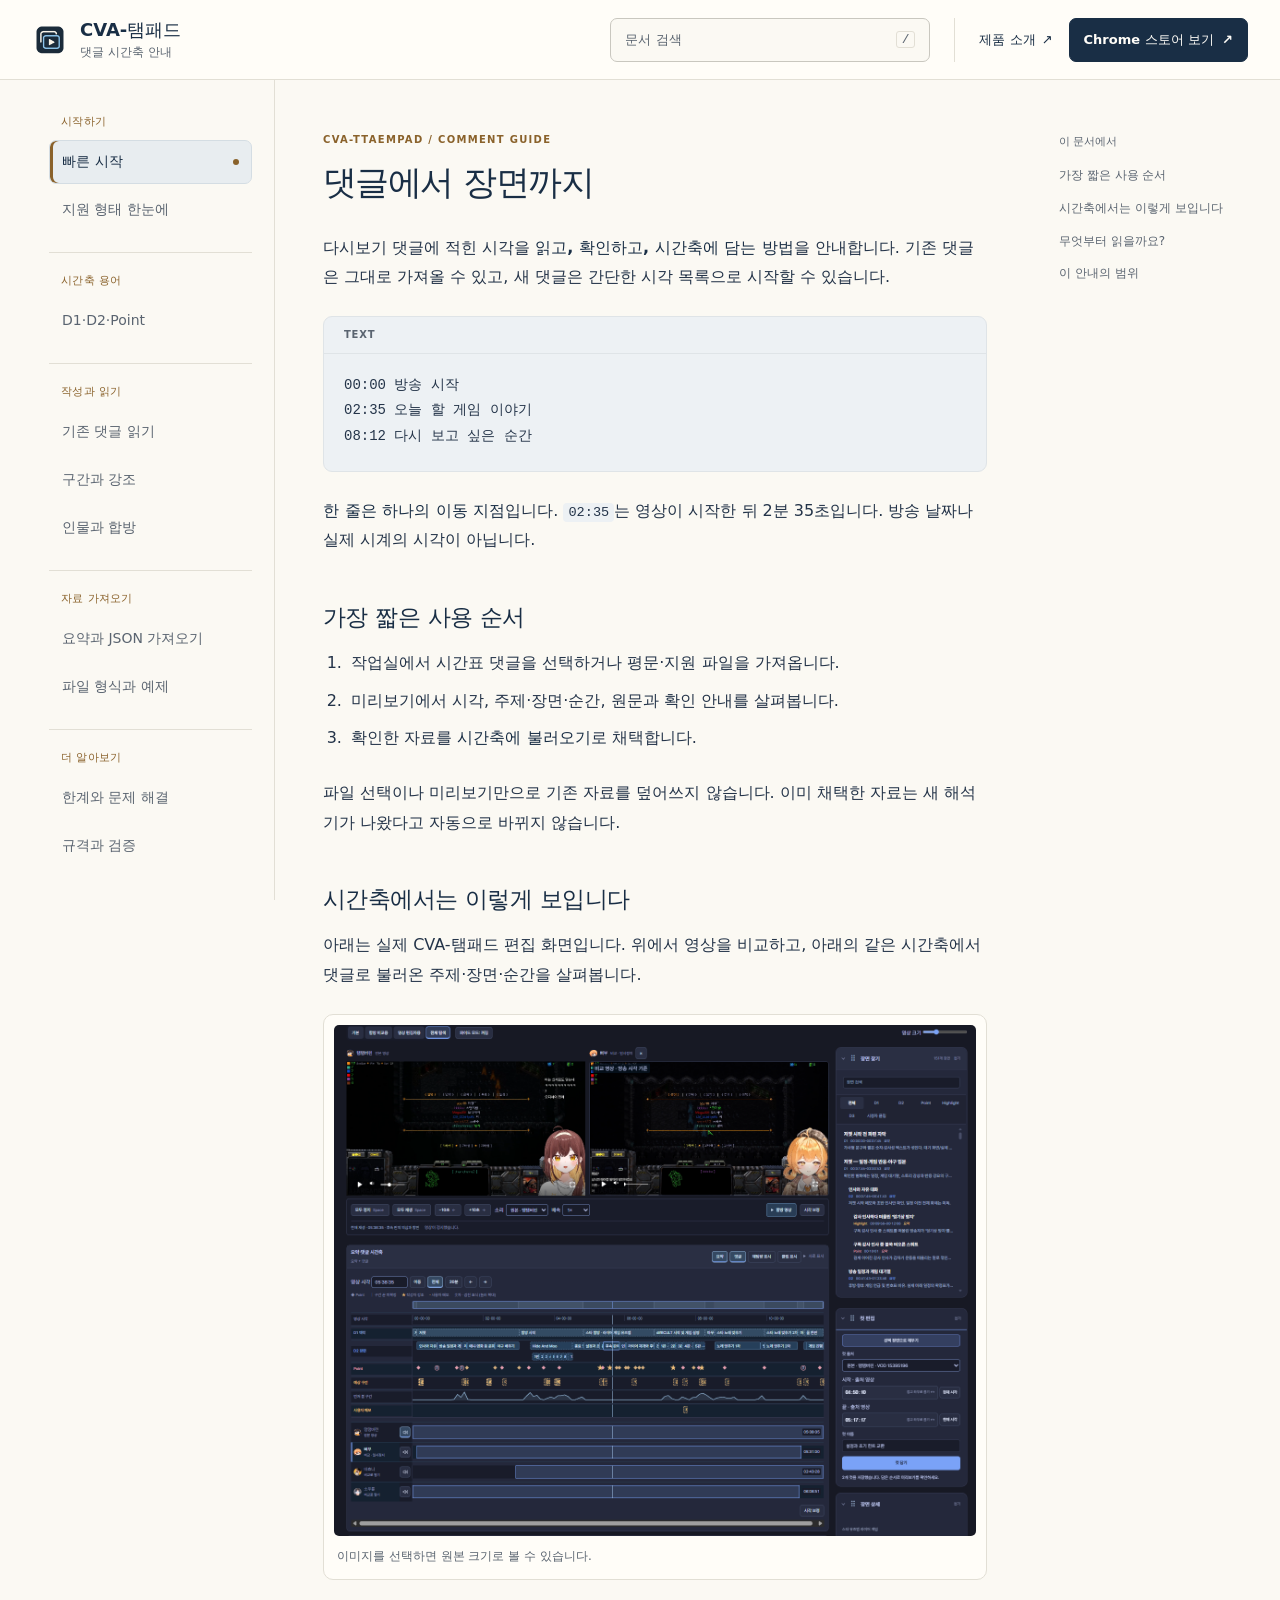
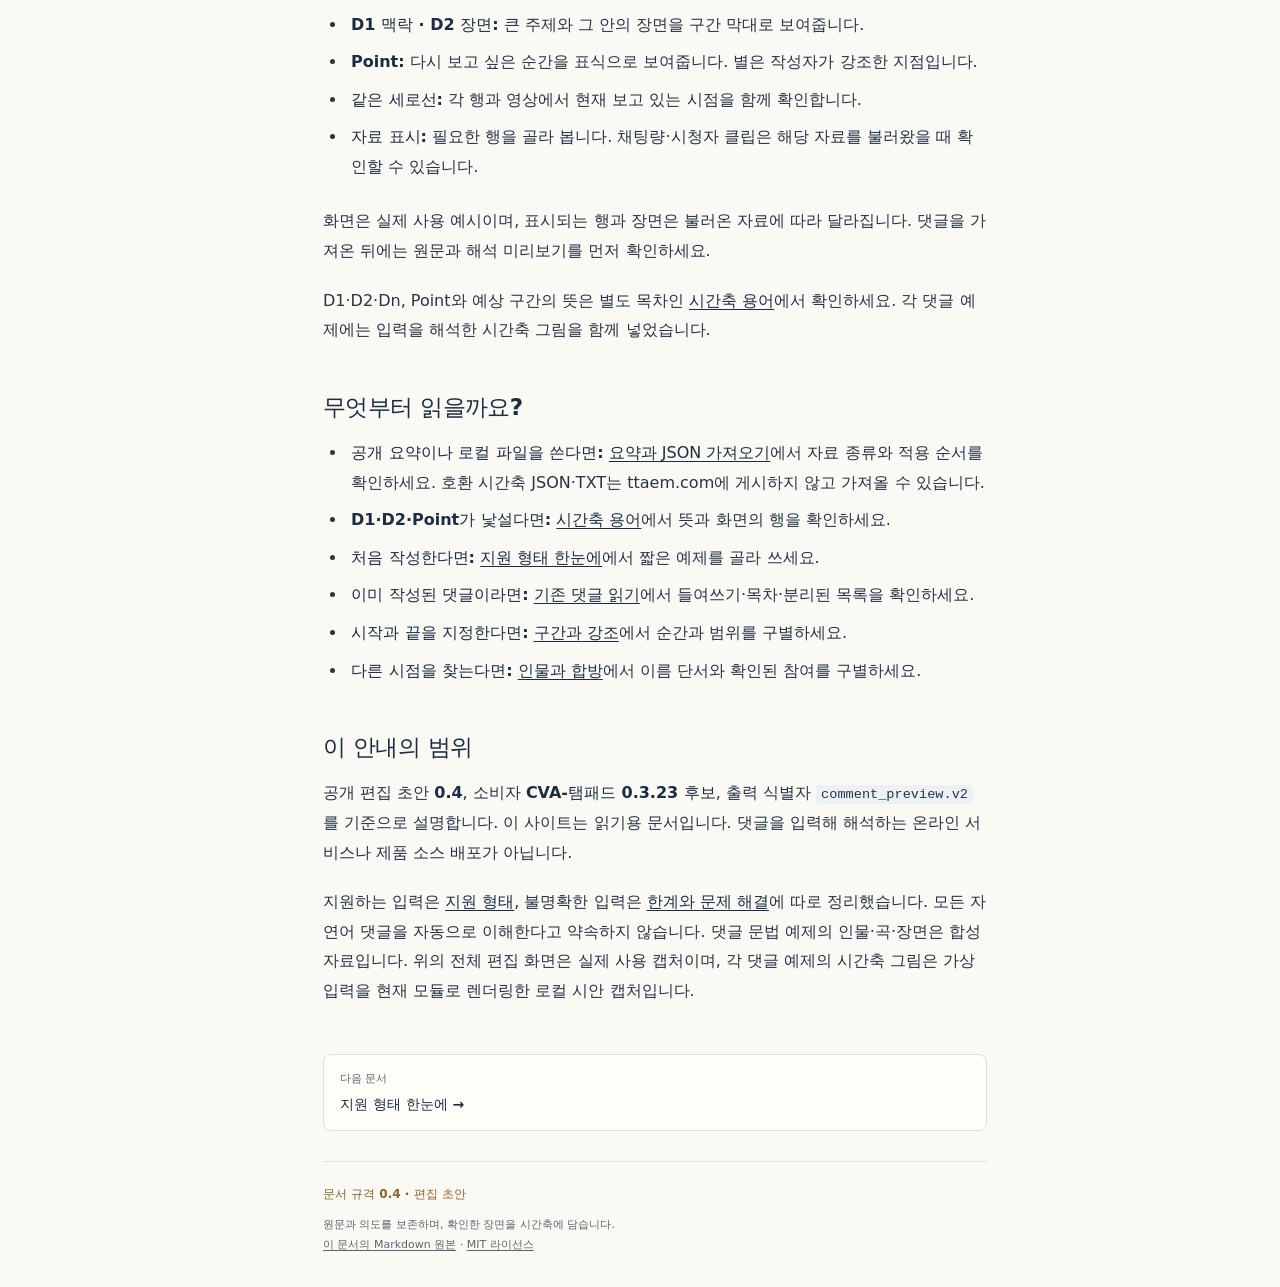
<file: docs/index.html>
<!doctype html>
<html lang="ko">
<head>
  <meta charset="utf-8"><meta name="viewport" content="width=device-width,initial-scale=1">
  <title>빠른 시작 · CVA-탬패드 댓글 안내</title>
  <meta name="description" content="CVA-탬패드가 읽는 댓글 시각과 목차, 구간, 인물, 파일 형식을 예제로 설명합니다.">
  <meta name="color-scheme" content="light">
  <link rel="icon" href="assets/app-icon.png" type="image/png">
  <link rel="stylesheet" href="assets/site.css">
  <script src="assets/search-index.js" defer></script><script src="assets/site.js" defer></script>
</head>
<body>
  <a class="skip-link" href="#main">본문으로 건너뛰기</a>
  <header class="site-header">
    <a class="brand" href="index.html"><img src="assets/app-icon.png" alt="" width="36" height="36"><span>CVA-탬패드<small>댓글 시간축 안내</small></span></a>
    <button class="search-open" type="button" hidden><span>문서 검색</span><kbd aria-hidden="true">/</kbd></button>
    <nav class="header-actions" aria-label="제품 링크"><a class="product-link" href="https://ttaem.com/brand/ttaempad">제품 소개 <span aria-hidden="true">↗</span></a><a class="store-cta" href="https://chromewebstore.google.com/detail/ajokeikoipagcdnpdkkbamidkjgeghon/preview?hl=ko&amp;authuser=0">Chrome 스토어 보기 <span aria-hidden="true">↗</span></a></nav>
  </header>
  <div class="site-layout">
    <aside class="sidebar"><details class="nav-drawer" open><summary>문서 목차</summary><nav aria-label="문서"><div class="nav-section" role="group" aria-labelledby="nav-시작하기"><p id="nav-시작하기" class="nav-group">시작하기</p>
<a href="index.html" aria-current="page">빠른 시작</a>
<a href="formats.html">지원 형태 한눈에</a>
</div>
<div class="nav-section" role="group" aria-labelledby="nav-시간축-용어"><p id="nav-시간축-용어" class="nav-group">시간축 용어</p>
<a href="timeline.html">D1·D2·Point</a>
</div>
<div class="nav-section" role="group" aria-labelledby="nav-작성과-읽기"><p id="nav-작성과-읽기" class="nav-group">작성과 읽기</p>
<a href="existing.html">기존 댓글 읽기</a>
<a href="ranges.html">구간과 강조</a>
<a href="people.html">인물과 합방</a>
</div>
<div class="nav-section" role="group" aria-labelledby="nav-자료-가져오기"><p id="nav-자료-가져오기" class="nav-group">자료 가져오기</p>
<a href="summary.html">요약과 JSON 가져오기</a>
<a href="files.html">파일 형식과 예제</a>
</div>
<div class="nav-section" role="group" aria-labelledby="nav-더-알아보기"><p id="nav-더-알아보기" class="nav-group">더 알아보기</p>
<a href="limits.html">한계와 문제 해결</a>
<a href="reference.html">규격과 검증</a>
</div></nav><div class="sidebar-foot"><span>지원 기준 0.3.23 후보</span><a href="https://github.com/ttaem00/cva-ttaempad-timeline-spec">공개 문서 저장소 ↗</a></div></details></aside>
    <main id="main" tabindex="-1"><p class="eyebrow">CVA-TTAEMPAD / COMMENT GUIDE</p><article><h1 id="댓글에서-장면까지">댓글에서 장면까지</h1>
<p>다시보기 댓글에 적힌 시각을 <strong>읽고, 확인하고, 시간축에 담는 방법</strong>을 안내합니다. 기존 댓글은 그대로 가져올 수 있고, 새 댓글은 간단한 시각 목록으로 시작할 수 있습니다.</p>
<div class="code-example"><span class="code-label">TEXT</span><pre><code>00:00 방송 시작
02:35 오늘 할 게임 이야기
08:12 다시 보고 싶은 순간</code></pre></div>
<p><strong>한 줄은 하나의 이동 지점</strong>입니다. <code>02:35</code>는 영상이 시작한 뒤 2분 35초입니다. 방송 날짜나 실제 시계의 시각이 아닙니다.</p>
<h2 id="가장-짧은-사용-순서">가장 짧은 사용 순서</h2>
<ol><li>작업실에서 시간표 댓글을 선택하거나 평문·지원 파일을 가져옵니다.</li><li>미리보기에서 시각, 주제·장면·순간, 원문과 확인 안내를 살펴봅니다.</li><li>확인한 자료를 <strong>시간축에 불러오기</strong>로 채택합니다.</li></ol>
<p>파일 선택이나 미리보기만으로 기존 자료를 덮어쓰지 않습니다. 이미 채택한 자료는 새 해석기가 나왔다고 자동으로 바뀌지 않습니다.</p>
<h2 id="시간축에서는-이렇게-보입니다">시간축에서는 이렇게 보입니다</h2>
<p>아래는 실제 CVA-탬패드 편집 화면입니다. 위에서 영상을 비교하고, 아래의 같은 시간축에서 댓글로 불러온 주제·장면·순간을 살펴봅니다.</p>
<figure class="screen-figure"><a href="assets/timeline-preview.png" aria-label="원본과 비교 영상 아래에 D1 맥락·D2 장면 막대와 Point 표식, 예상 구간, 먼저 볼 구간, 사용자 메모, 영상별 시각 행이 배치된 실제 CVA-탬패드 화면 — 원본 이미지 보기"><img src="assets/timeline-preview.png" alt="원본과 비교 영상 아래에 D1 맥락·D2 장면 막대와 Point 표식, 예상 구간, 먼저 볼 구간, 사용자 메모, 영상별 시각 행이 배치된 실제 CVA-탬패드 화면" width="1390" height="1108" loading="lazy" decoding="async"></a><figcaption>이미지를 선택하면 원본 크기로 볼 수 있습니다.</figcaption></figure>
<ul><li><strong>D1 맥락 · D2 장면:</strong> 큰 주제와 그 안의 장면을 구간 막대로 보여줍니다.</li><li><strong>Point:</strong> 다시 보고 싶은 순간을 표식으로 보여줍니다. 별은 작성자가 강조한 지점입니다.</li><li><strong>같은 세로선:</strong> 각 행과 영상에서 현재 보고 있는 시점을 함께 확인합니다.</li><li><strong>자료 표시:</strong> 필요한 행을 골라 봅니다. 채팅량·시청자 클립은 해당 자료를 불러왔을 때 확인할 수 있습니다.</li></ul>
<p>화면은 실제 사용 예시이며, 표시되는 행과 장면은 불러온 자료에 따라 달라집니다. 댓글을 가져온 뒤에는 원문과 해석 미리보기를 먼저 확인하세요.</p>
<p>D1·D2·Dn, Point와 예상 구간의 뜻은 별도 목차인 <a href="timeline.html">시간축 용어</a>에서 확인하세요. 각 댓글 예제에는 입력을 해석한 시간축 그림을 함께 넣었습니다.</p>
<h2 id="무엇부터-읽을까요">무엇부터 읽을까요?</h2>
<ul><li><strong>공개 요약이나 로컬 파일을 쓴다면:</strong> <a href="summary.html">요약과 JSON 가져오기</a>에서 자료 종류와 적용 순서를 확인하세요. 호환 시간축 JSON·TXT는 ttaem.com에 게시하지 않고 가져올 수 있습니다.</li><li><strong>D1·D2·Point가 낯설다면:</strong> <a href="timeline.html">시간축 용어</a>에서 뜻과 화면의 행을 확인하세요.</li><li><strong>처음 작성한다면:</strong> <a href="formats.html">지원 형태 한눈에</a>에서 짧은 예제를 골라 쓰세요.</li><li><strong>이미 작성된 댓글이라면:</strong> <a href="existing.html">기존 댓글 읽기</a>에서 들여쓰기·목차·분리된 목록을 확인하세요.</li><li><strong>시작과 끝을 지정한다면:</strong> <a href="ranges.html">구간과 강조</a>에서 순간과 범위를 구별하세요.</li><li><strong>다른 시점을 찾는다면:</strong> <a href="people.html">인물과 합방</a>에서 이름 단서와 확인된 참여를 구별하세요.</li></ul>
<h2 id="이-안내의-범위">이 안내의 범위</h2>
<p>공개 편집 초안 <strong>0.4</strong>, 소비자 <strong>CVA-탬패드 0.3.23 후보</strong>, 출력 식별자 <code>comment_preview.v2</code>를 기준으로 설명합니다. 이 사이트는 읽기용 문서입니다. 댓글을 입력해 해석하는 온라인 서비스나 제품 소스 배포가 아닙니다.</p>
<p>지원하는 입력은 <a href="formats.html">지원 형태</a>, 불명확한 입력은 <a href="limits.html">한계와 문제 해결</a>에 따로 정리했습니다. 모든 자연어 댓글을 자동으로 이해한다고 약속하지 않습니다. 댓글 문법 예제의 인물·곡·장면은 합성 자료입니다. 위의 전체 편집 화면은 실제 사용 캡처이며, 각 댓글 예제의 시간축 그림은 가상 입력을 현재 모듈로 렌더링한 로컬 시안 캡처입니다.</p></article><nav class="page-turn" aria-label="이전 다음 문서"><a href="formats.html"><small>다음 문서</small><span>지원 형태 한눈에 →</span></a></nav><footer><p class="doc-meta">문서 규격 0.4 · 편집 초안</p>원문과 의도를 보존하며, 확인한 장면을 시간축에 담습니다.<br><a href="source/index.md">이 문서의 Markdown 원본</a> · <a href="https://github.com/ttaem00/cva-ttaempad-timeline-spec/blob/main/LICENSE">MIT 라이선스</a></footer></main>
    <aside class="toc"><nav aria-label="현재 문서 목차"><p>이 문서에서</p><a class="toc-depth-2" href="#가장-짧은-사용-순서">가장 짧은 사용 순서</a><a class="toc-depth-2" href="#시간축에서는-이렇게-보입니다">시간축에서는 이렇게 보입니다</a><a class="toc-depth-2" href="#무엇부터-읽을까요">무엇부터 읽을까요?</a><a class="toc-depth-2" href="#이-안내의-범위">이 안내의 범위</a></nav></aside>
  </div>
  <dialog id="search-dialog" aria-labelledby="search-title"><form method="dialog" class="search-head"><h2 id="search-title">문서 검색</h2><button aria-label="검색 닫기">닫기</button></form><label for="search-input">찾을 내용</label><input id="search-input" type="search" placeholder="예: 들여쓰기, 괄호, 합방" autocomplete="off"><p id="search-status" role="status">단어를 입력하면 문서를 찾습니다.</p><div id="search-results"></div></dialog>
  <noscript><p class="no-script">본문과 목차는 그대로 읽을 수 있습니다. 검색은 브라우저의 페이지 찾기(Ctrl+F)를 사용하세요.</p></noscript>
</body></html>
</file>
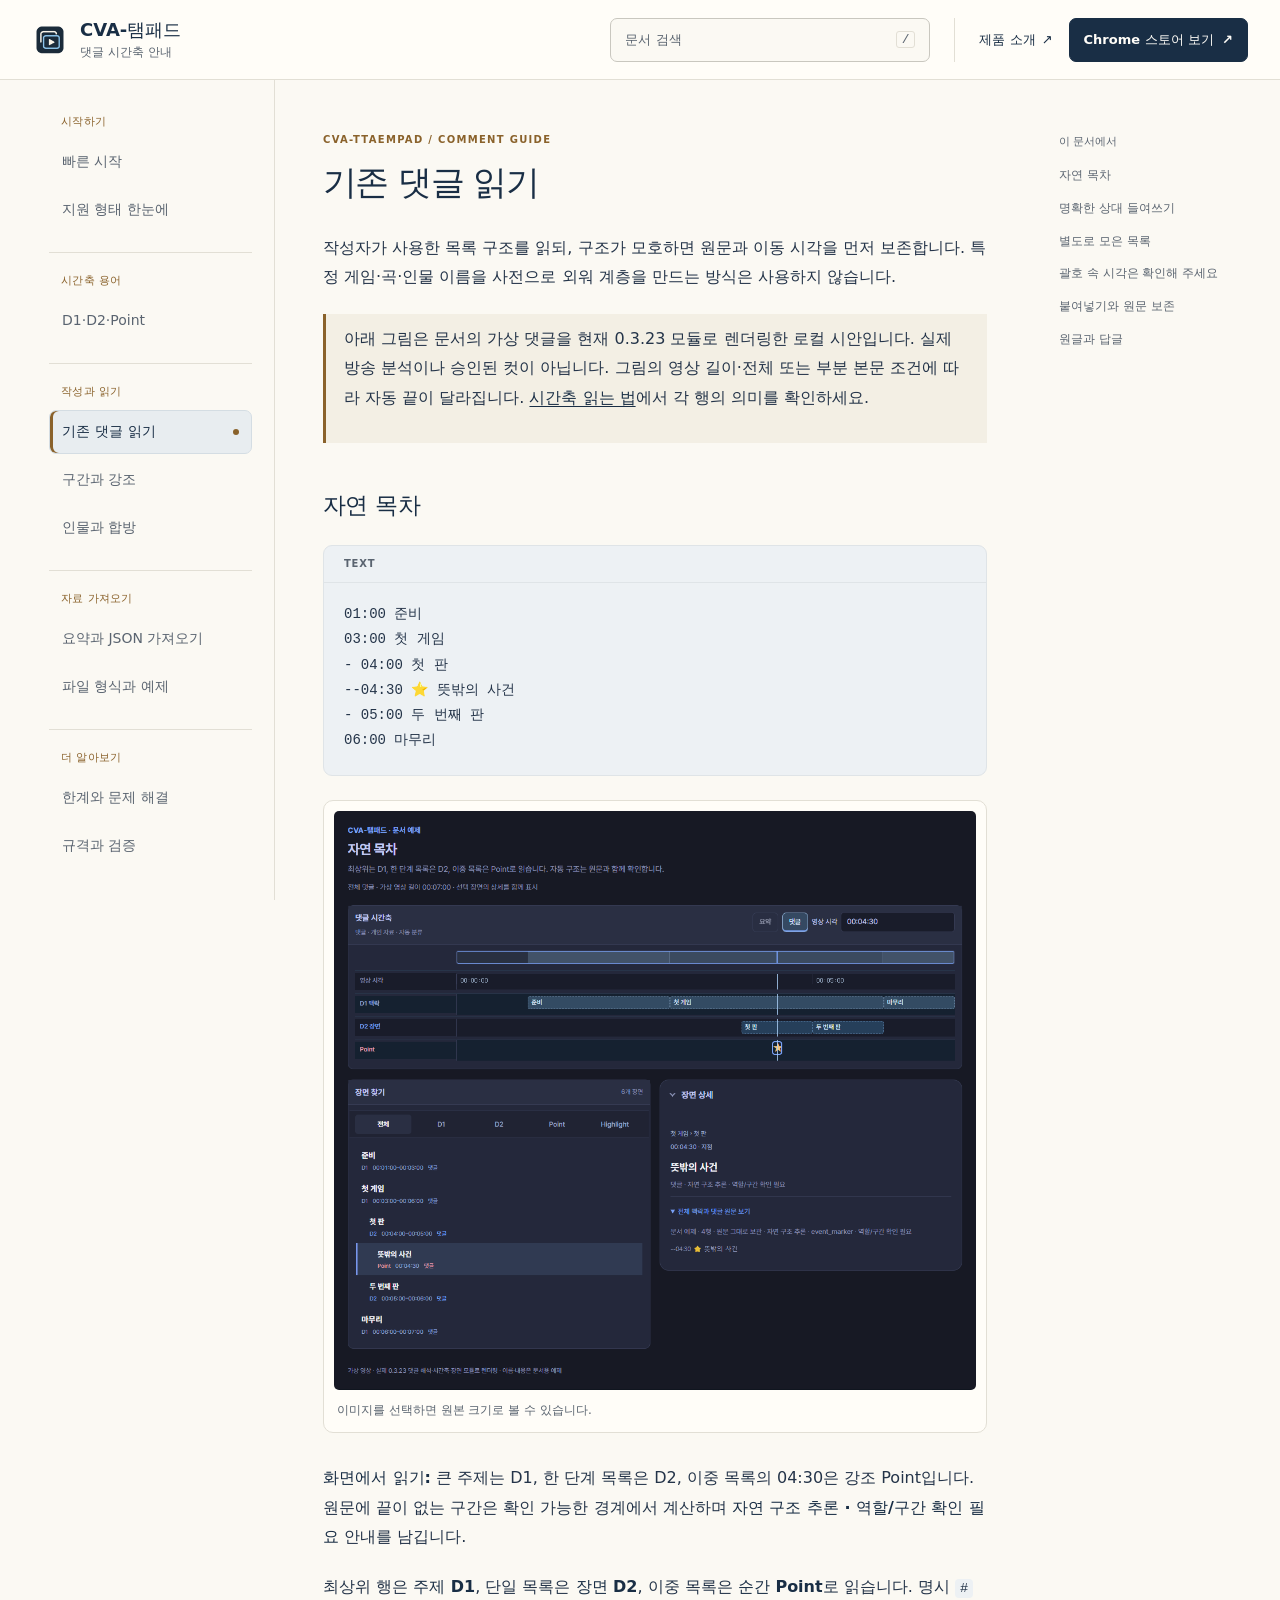
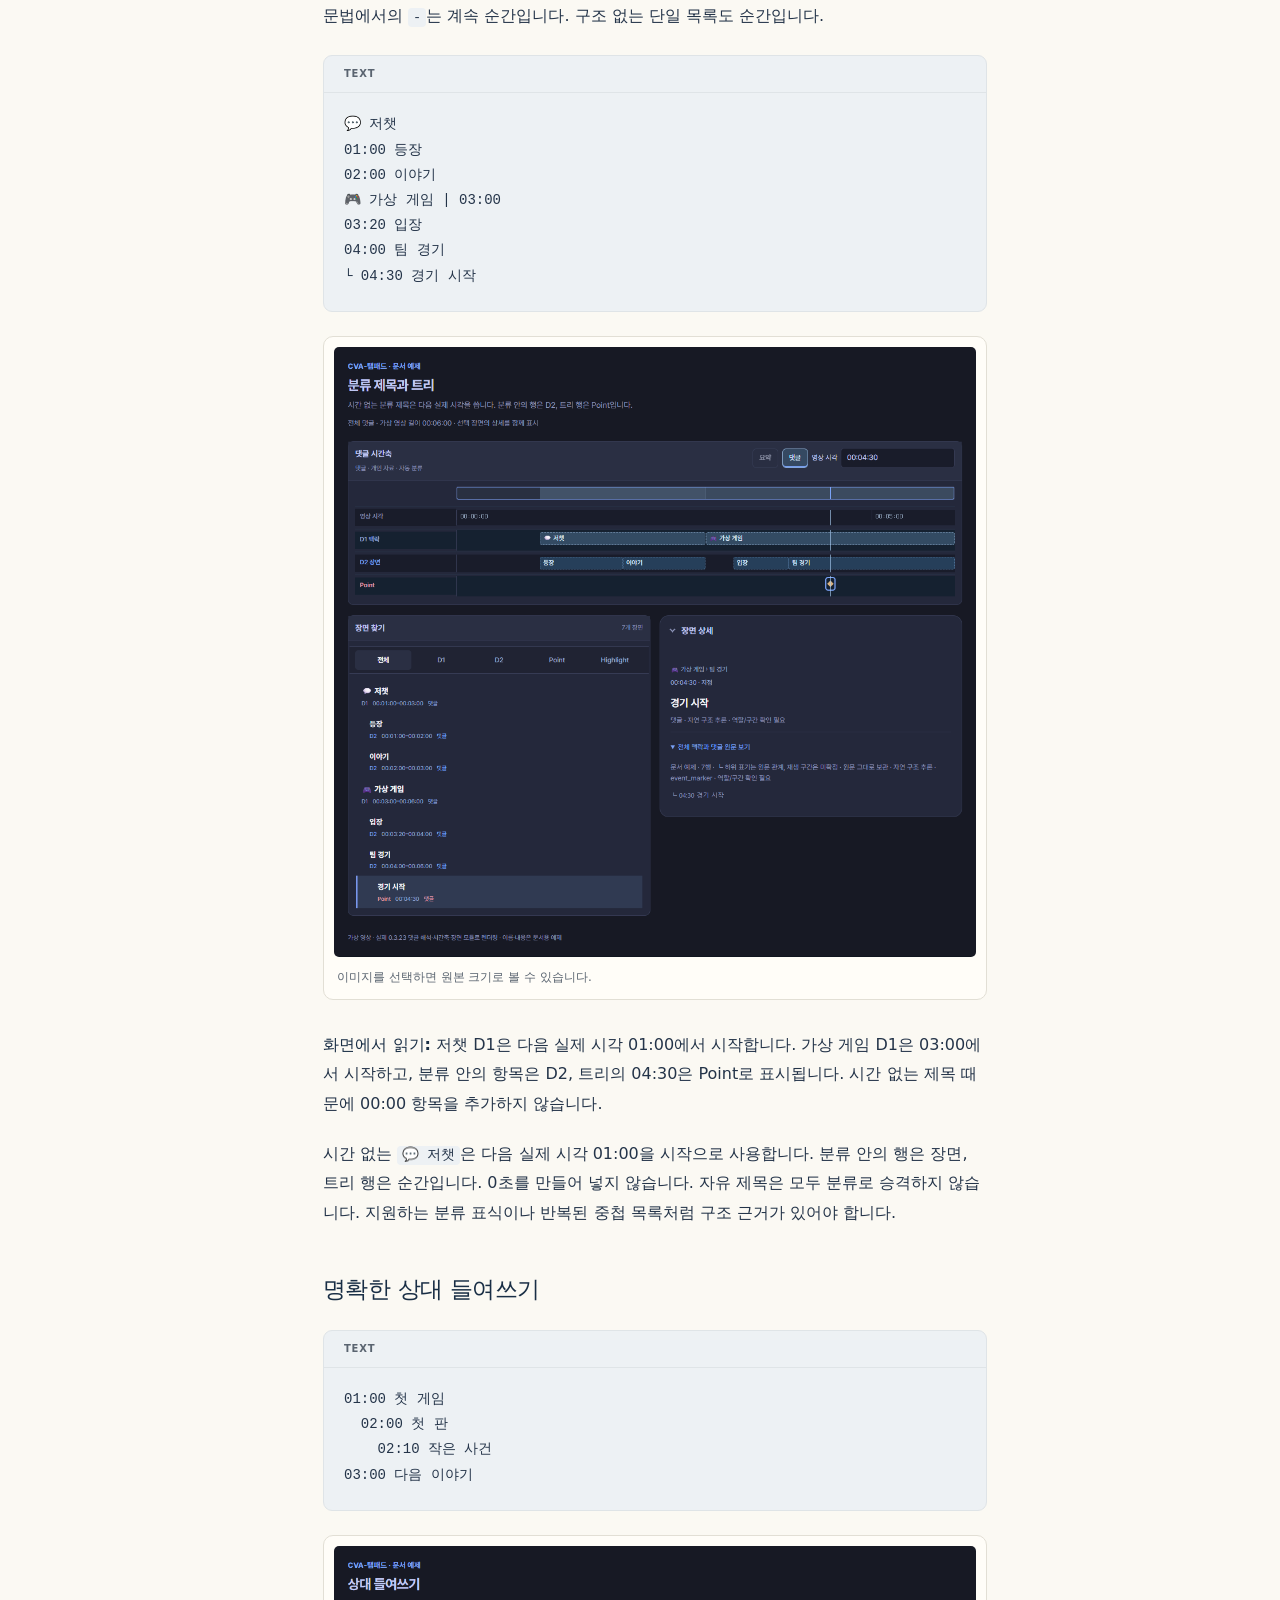
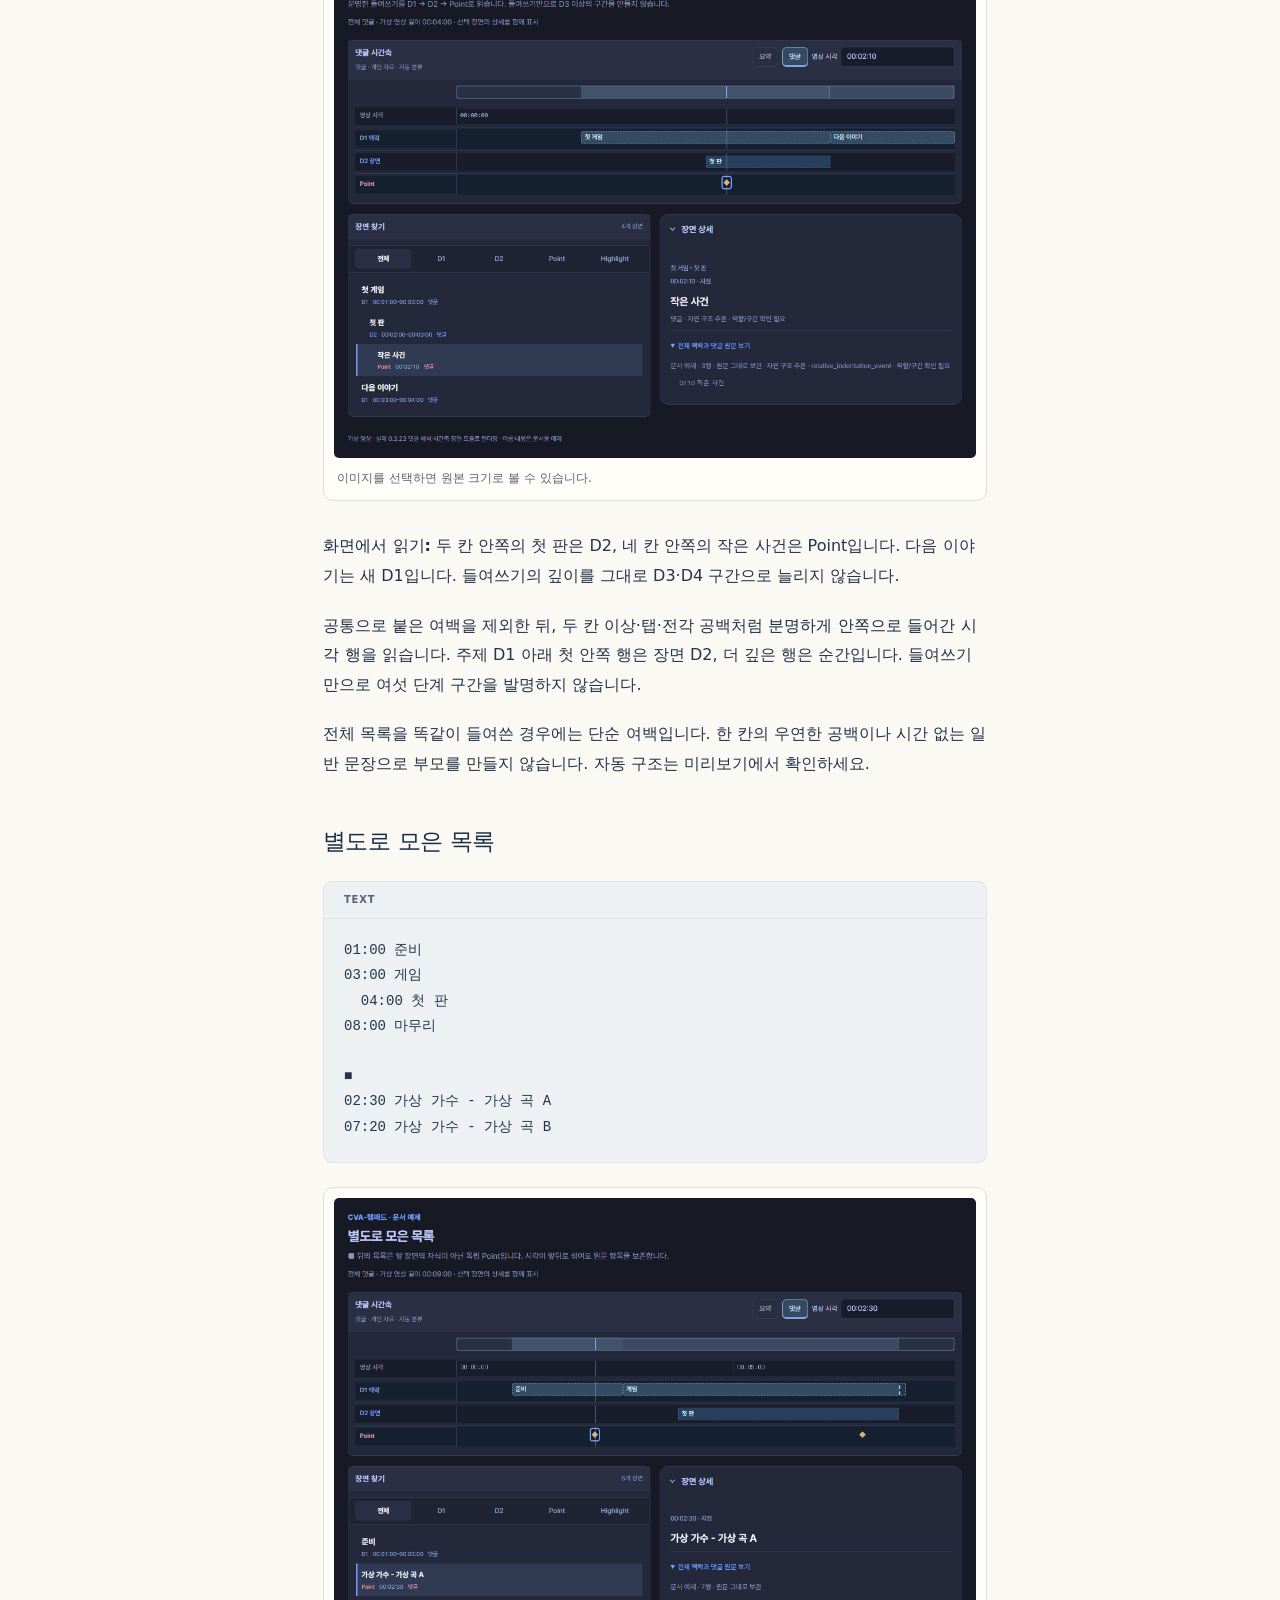
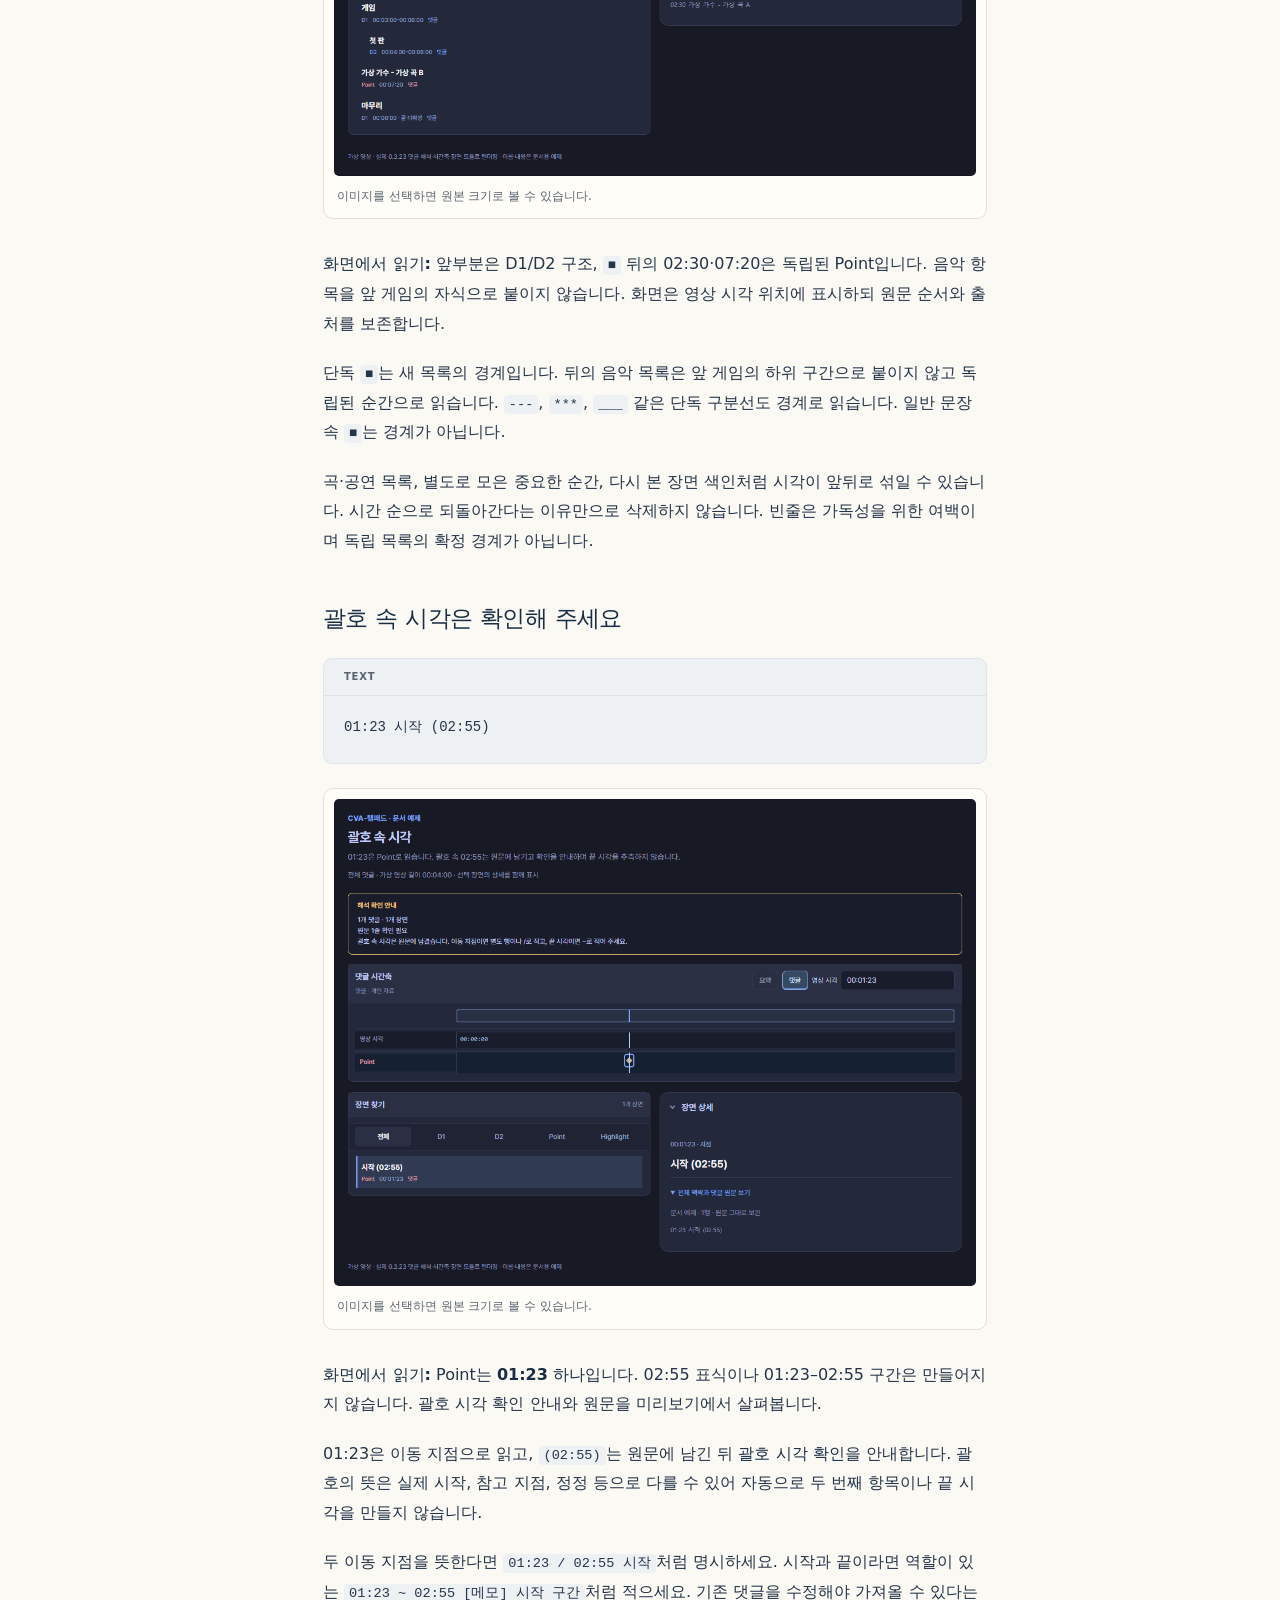
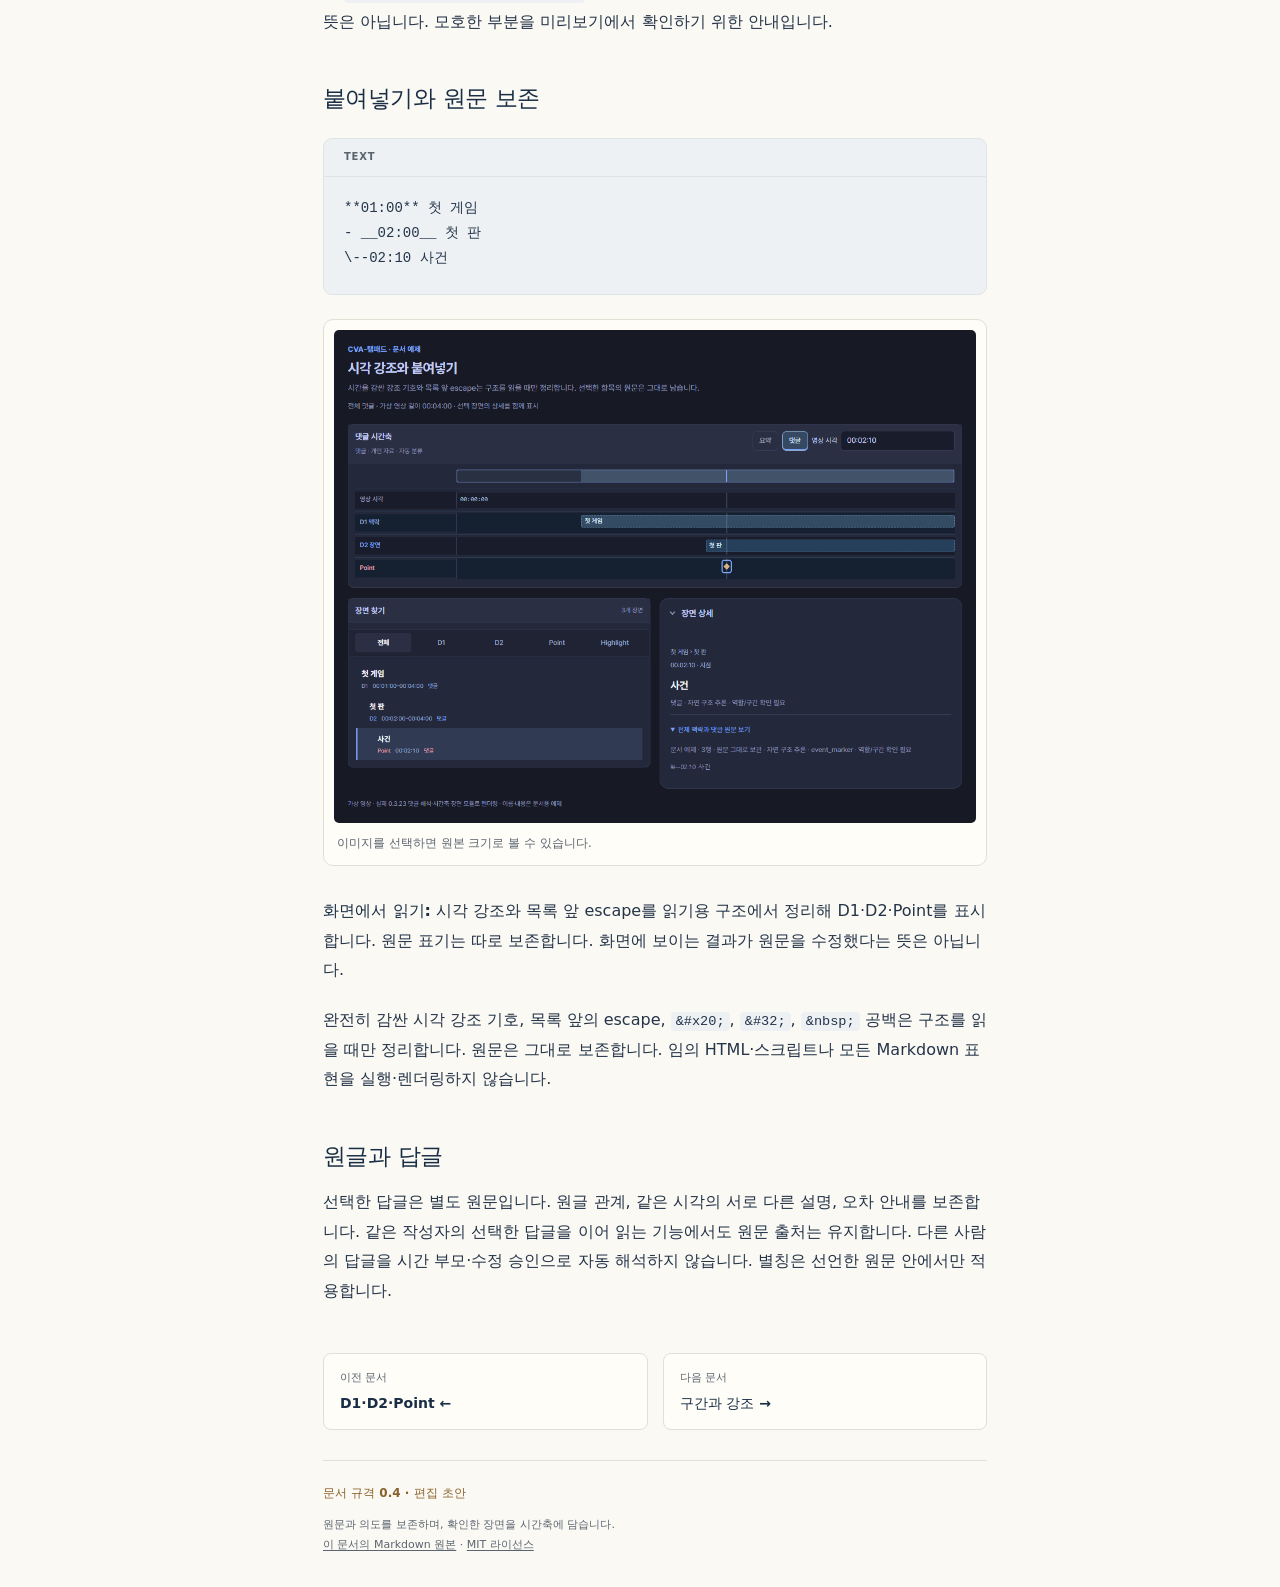
<file: docs/existing.html>
<!doctype html>
<html lang="ko">
<head>
  <meta charset="utf-8"><meta name="viewport" content="width=device-width,initial-scale=1">
  <title>기존 댓글 읽기 · CVA-탬패드 댓글 안내</title>
  <meta name="description" content="CVA-탬패드가 읽는 댓글 시각과 목차, 구간, 인물, 파일 형식을 예제로 설명합니다.">
  <meta name="color-scheme" content="light">
  <link rel="icon" href="assets/app-icon.png" type="image/png">
  <link rel="stylesheet" href="assets/site.css">
  <script src="assets/search-index.js" defer></script><script src="assets/site.js" defer></script>
</head>
<body>
  <a class="skip-link" href="#main">본문으로 건너뛰기</a>
  <header class="site-header">
    <a class="brand" href="index.html"><img src="assets/app-icon.png" alt="" width="36" height="36"><span>CVA-탬패드<small>댓글 시간축 안내</small></span></a>
    <button class="search-open" type="button" hidden><span>문서 검색</span><kbd aria-hidden="true">/</kbd></button>
    <nav class="header-actions" aria-label="제품 링크"><a class="product-link" href="https://ttaem.com/brand/ttaempad">제품 소개 <span aria-hidden="true">↗</span></a><a class="store-cta" href="https://chromewebstore.google.com/detail/ajokeikoipagcdnpdkkbamidkjgeghon/preview?hl=ko&amp;authuser=0">Chrome 스토어 보기 <span aria-hidden="true">↗</span></a></nav>
  </header>
  <div class="site-layout">
    <aside class="sidebar"><details class="nav-drawer" open><summary>문서 목차</summary><nav aria-label="문서"><div class="nav-section" role="group" aria-labelledby="nav-시작하기"><p id="nav-시작하기" class="nav-group">시작하기</p>
<a href="index.html">빠른 시작</a>
<a href="formats.html">지원 형태 한눈에</a>
</div>
<div class="nav-section" role="group" aria-labelledby="nav-시간축-용어"><p id="nav-시간축-용어" class="nav-group">시간축 용어</p>
<a href="timeline.html">D1·D2·Point</a>
</div>
<div class="nav-section" role="group" aria-labelledby="nav-작성과-읽기"><p id="nav-작성과-읽기" class="nav-group">작성과 읽기</p>
<a href="existing.html" aria-current="page">기존 댓글 읽기</a>
<a href="ranges.html">구간과 강조</a>
<a href="people.html">인물과 합방</a>
</div>
<div class="nav-section" role="group" aria-labelledby="nav-자료-가져오기"><p id="nav-자료-가져오기" class="nav-group">자료 가져오기</p>
<a href="summary.html">요약과 JSON 가져오기</a>
<a href="files.html">파일 형식과 예제</a>
</div>
<div class="nav-section" role="group" aria-labelledby="nav-더-알아보기"><p id="nav-더-알아보기" class="nav-group">더 알아보기</p>
<a href="limits.html">한계와 문제 해결</a>
<a href="reference.html">규격과 검증</a>
</div></nav><div class="sidebar-foot"><span>지원 기준 0.3.23 후보</span><a href="https://github.com/ttaem00/cva-ttaempad-timeline-spec">공개 문서 저장소 ↗</a></div></details></aside>
    <main id="main" tabindex="-1"><p class="eyebrow">CVA-TTAEMPAD / COMMENT GUIDE</p><article><h1 id="기존-댓글-읽기">기존 댓글 읽기</h1>
<p>작성자가 사용한 목록 구조를 읽되, 구조가 모호하면 원문과 이동 시각을 먼저 보존합니다. 특정 게임·곡·인물 이름을 사전으로 외워 계층을 만드는 방식은 사용하지 않습니다.</p>
<blockquote><p>아래 그림은 문서의 가상 댓글을 현재 0.3.23 모듈로 렌더링한 로컬 시안입니다. 실제 방송 분석이나 승인된 컷이 아닙니다. 그림의 영상 길이·전체 또는 부분 본문 조건에 따라 자동 끝이 달라집니다. <a href="timeline.html">시간축 읽는 법</a>에서 각 행의 의미를 확인하세요.</p></blockquote>
<h2 id="자연-목차">자연 목차</h2>
<div class="code-example"><span class="code-label">TEXT</span><pre><code>01:00 준비
03:00 첫 게임
- 04:00 첫 판
--04:30 ⭐ 뜻밖의 사건
- 05:00 두 번째 판
06:00 마무리</code></pre></div>
<figure class="screen-figure"><a href="assets/examples/existing-1.png" aria-label="자연 목차를 D1 준비와 첫 게임과 마무리, D2 첫 판과 두 번째 판, 강조 Point로 해석한 시간축 — 원본 이미지 보기"><img src="assets/examples/existing-1.png" alt="자연 목차를 D1 준비와 첫 게임과 마무리, D2 첫 판과 두 번째 판, 강조 Point로 해석한 시간축" width="1120" height="1009" loading="lazy" decoding="async"></a><figcaption>이미지를 선택하면 원본 크기로 볼 수 있습니다.</figcaption></figure>
<p><strong>화면에서 읽기:</strong> 큰 주제는 D1, 한 단계 목록은 D2, 이중 목록의 04:30은 강조 Point입니다. 원문에 끝이 없는 구간은 확인 가능한 경계에서 계산하며 <strong>자연 구조 추론 · 역할/구간 확인 필요</strong> 안내를 남깁니다.</p>
<p>최상위 행은 <strong>주제 D1</strong>, 단일 목록은 <strong>장면 D2</strong>, 이중 목록은 <strong>순간 Point</strong>로 읽습니다. 명시 <code>#</code> 문법에서의 <code>-</code>는 계속 순간입니다. 구조 없는 단일 목록도 순간입니다.</p>
<div class="code-example"><span class="code-label">TEXT</span><pre><code>💬 저챗
01:00 등장
02:00 이야기
🎮 가상 게임 | 03:00
03:20 입장
04:00 팀 경기
└ 04:30 경기 시작</code></pre></div>
<figure class="screen-figure"><a href="assets/examples/existing-2.png" aria-label="시간 없는 저챗 제목을 01:00에 연결하고 가상 게임 안의 장면과 트리 Point를 표시한 시간축 — 원본 이미지 보기"><img src="assets/examples/existing-2.png" alt="시간 없는 저챗 제목을 01:00에 연결하고 가상 게임 안의 장면과 트리 Point를 표시한 시간축" width="1120" height="1064" loading="lazy" decoding="async"></a><figcaption>이미지를 선택하면 원본 크기로 볼 수 있습니다.</figcaption></figure>
<p><strong>화면에서 읽기:</strong> 저챗 D1은 다음 실제 시각 01:00에서 시작합니다. 가상 게임 D1은 03:00에서 시작하고, 분류 안의 항목은 D2, 트리의 04:30은 Point로 표시됩니다. 시간 없는 제목 때문에 00:00 항목을 추가하지 않습니다.</p>
<p>시간 없는 <code>💬 저챗</code>은 다음 실제 시각 01:00을 시작으로 사용합니다. 분류 안의 행은 장면, 트리 행은 순간입니다. 0초를 만들어 넣지 않습니다. 자유 제목은 모두 분류로 승격하지 않습니다. 지원하는 분류 표식이나 반복된 중첩 목록처럼 구조 근거가 있어야 합니다.</p>
<h2 id="명확한-상대-들여쓰기">명확한 상대 들여쓰기</h2>
<div class="code-example"><span class="code-label">TEXT</span><pre><code>01:00 첫 게임
  02:00 첫 판
    02:10 작은 사건
03:00 다음 이야기</code></pre></div>
<figure class="screen-figure"><a href="assets/examples/existing-3.png" aria-label="상대 들여쓰기를 D1 첫 게임, D2 첫 판, 02:10 Point와 다음 D1로 해석한 시간축 — 원본 이미지 보기"><img src="assets/examples/existing-3.png" alt="상대 들여쓰기를 D1 첫 게임, D2 첫 판, 02:10 Point와 다음 D1로 해석한 시간축" width="1120" height="894" loading="lazy" decoding="async"></a><figcaption>이미지를 선택하면 원본 크기로 볼 수 있습니다.</figcaption></figure>
<p><strong>화면에서 읽기:</strong> 두 칸 안쪽의 첫 판은 D2, 네 칸 안쪽의 작은 사건은 Point입니다. 다음 이야기는 새 D1입니다. 들여쓰기의 깊이를 그대로 D3·D4 구간으로 늘리지 않습니다.</p>
<p>공통으로 붙은 여백을 제외한 뒤, 두 칸 이상·탭·전각 공백처럼 <strong>분명하게 안쪽으로 들어간 시각 행</strong>을 읽습니다. 주제 D1 아래 첫 안쪽 행은 장면 D2, 더 깊은 행은 순간입니다. 들여쓰기만으로 여섯 단계 구간을 발명하지 않습니다.</p>
<p>전체 목록을 똑같이 들여쓴 경우에는 단순 여백입니다. 한 칸의 우연한 공백이나 시간 없는 일반 문장으로 부모를 만들지 않습니다. 자동 구조는 미리보기에서 확인하세요.</p>
<h2 id="별도로-모은-목록">별도로 모은 목록</h2>
<div class="code-example"><span class="code-label">TEXT</span><pre><code>01:00 준비
03:00 게임
  04:00 첫 판
08:00 마무리

■
02:30 가상 가수 - 가상 곡 A
07:20 가상 가수 - 가상 곡 B</code></pre></div>
<figure class="screen-figure"><a href="assets/examples/existing-4.png" aria-label="게임 목차와 구분선 뒤의 두 음악 Point가 부모 관계 없이 함께 표시된 시간축 — 원본 이미지 보기"><img src="assets/examples/existing-4.png" alt="게임 목차와 구분선 뒤의 두 음악 Point가 부모 관계 없이 함께 표시된 시간축" width="1120" height="1009" loading="lazy" decoding="async"></a><figcaption>이미지를 선택하면 원본 크기로 볼 수 있습니다.</figcaption></figure>
<p><strong>화면에서 읽기:</strong> 앞부분은 D1/D2 구조, <code>■</code> 뒤의 02:30·07:20은 독립된 Point입니다. 음악 항목을 앞 게임의 자식으로 붙이지 않습니다. 화면은 영상 시각 위치에 표시하되 원문 순서와 출처를 보존합니다.</p>
<p>단독 <code>■</code>는 새 목록의 경계입니다. 뒤의 음악 목록은 앞 게임의 하위 구간으로 붙이지 않고 <strong>독립된 순간</strong>으로 읽습니다. <code>---</code>, <code>***</code>, <code>___</code> 같은 단독 구분선도 경계로 읽습니다. 일반 문장 속 <code>■</code>는 경계가 아닙니다.</p>
<p>곡·공연 목록, 별도로 모은 중요한 순간, 다시 본 장면 색인처럼 시각이 앞뒤로 섞일 수 있습니다. 시간 순으로 되돌아간다는 이유만으로 삭제하지 않습니다. 빈줄은 가독성을 위한 여백이며 독립 목록의 확정 경계가 아닙니다.</p>
<h2 id="괄호-속-시각은-확인해-주세요">괄호 속 시각은 확인해 주세요</h2>
<div class="code-example"><span class="code-label">TEXT</span><pre><code>01:23 시작 (02:55)</code></pre></div>
<figure class="screen-figure"><a href="assets/examples/existing-5.png" aria-label="01:23 Point 하나만 표시되고 괄호 02:55 확인 안내와 원문이 남는 예제 — 원본 이미지 보기"><img src="assets/examples/existing-5.png" alt="01:23 Point 하나만 표시되고 괄호 02:55 확인 안내와 원문이 남는 예제" width="1120" height="851" loading="lazy" decoding="async"></a><figcaption>이미지를 선택하면 원본 크기로 볼 수 있습니다.</figcaption></figure>
<p><strong>화면에서 읽기:</strong> Point는 <strong>01:23 하나</strong>입니다. 02:55 표식이나 01:23–02:55 구간은 만들어지지 않습니다. 괄호 시각 확인 안내와 원문을 미리보기에서 살펴봅니다.</p>
<p>01:23은 이동 지점으로 읽고, <code>(02:55)</code>는 원문에 남긴 뒤 <strong>괄호 시각 확인</strong>을 안내합니다. 괄호의 뜻은 실제 시작, 참고 지점, 정정 등으로 다를 수 있어 자동으로 두 번째 항목이나 끝 시각을 만들지 않습니다.</p>
<p>두 이동 지점을 뜻한다면 <code>01:23 / 02:55 시작</code>처럼 명시하세요. 시작과 끝이라면 역할이 있는 <code>01:23 ~ 02:55 [메모] 시작 구간</code>처럼 적으세요. 기존 댓글을 수정해야 가져올 수 있다는 뜻은 아닙니다. 모호한 부분을 미리보기에서 확인하기 위한 안내입니다.</p>
<h2 id="붙여넣기와-원문-보존">붙여넣기와 원문 보존</h2>
<div class="code-example"><span class="code-label">TEXT</span><pre><code>**01:00** 첫 게임
- __02:00__ 첫 판
\--02:10 사건</code></pre></div>
<figure class="screen-figure"><a href="assets/examples/existing-6.png" aria-label="강조된 시각과 escape 목록을 D1과 D2 및 Point로 읽고 원문을 보존한 예제 — 원본 이미지 보기"><img src="assets/examples/existing-6.png" alt="강조된 시각과 escape 목록을 D1과 D2 및 Point로 읽고 원문을 보존한 예제" width="1120" height="861" loading="lazy" decoding="async"></a><figcaption>이미지를 선택하면 원본 크기로 볼 수 있습니다.</figcaption></figure>
<p><strong>화면에서 읽기:</strong> 시각 강조와 목록 앞 escape를 읽기용 구조에서 정리해 D1·D2·Point를 표시합니다. 원문 표기는 따로 보존합니다. 화면에 보이는 결과가 원문을 수정했다는 뜻은 아닙니다.</p>
<p>완전히 감싼 시각 강조 기호, 목록 앞의 escape, <code>&amp;#x20;</code>, <code>&amp;#32;</code>, <code>&amp;nbsp;</code> 공백은 구조를 읽을 때만 정리합니다. 원문은 그대로 보존합니다. 임의 HTML·스크립트나 모든 Markdown 표현을 실행·렌더링하지 않습니다.</p>
<h2 id="원글과-답글">원글과 답글</h2>
<p>선택한 답글은 별도 원문입니다. 원글 관계, 같은 시각의 서로 다른 설명, 오차 안내를 보존합니다. 같은 작성자의 선택한 답글을 이어 읽는 기능에서도 원문 출처는 유지합니다. 다른 사람의 답글을 시간 부모·수정 승인으로 자동 해석하지 않습니다. 별칭은 선언한 원문 안에서만 적용합니다.</p></article><nav class="page-turn" aria-label="이전 다음 문서"><a href="timeline.html"><small>이전 문서</small><span>D1·D2·Point ←</span></a><a href="ranges.html"><small>다음 문서</small><span>구간과 강조 →</span></a></nav><footer><p class="doc-meta">문서 규격 0.4 · 편집 초안</p>원문과 의도를 보존하며, 확인한 장면을 시간축에 담습니다.<br><a href="source/existing.md">이 문서의 Markdown 원본</a> · <a href="https://github.com/ttaem00/cva-ttaempad-timeline-spec/blob/main/LICENSE">MIT 라이선스</a></footer></main>
    <aside class="toc"><nav aria-label="현재 문서 목차"><p>이 문서에서</p><a class="toc-depth-2" href="#자연-목차">자연 목차</a><a class="toc-depth-2" href="#명확한-상대-들여쓰기">명확한 상대 들여쓰기</a><a class="toc-depth-2" href="#별도로-모은-목록">별도로 모은 목록</a><a class="toc-depth-2" href="#괄호-속-시각은-확인해-주세요">괄호 속 시각은 확인해 주세요</a><a class="toc-depth-2" href="#붙여넣기와-원문-보존">붙여넣기와 원문 보존</a><a class="toc-depth-2" href="#원글과-답글">원글과 답글</a></nav></aside>
  </div>
  <dialog id="search-dialog" aria-labelledby="search-title"><form method="dialog" class="search-head"><h2 id="search-title">문서 검색</h2><button aria-label="검색 닫기">닫기</button></form><label for="search-input">찾을 내용</label><input id="search-input" type="search" placeholder="예: 들여쓰기, 괄호, 합방" autocomplete="off"><p id="search-status" role="status">단어를 입력하면 문서를 찾습니다.</p><div id="search-results"></div></dialog>
  <noscript><p class="no-script">본문과 목차는 그대로 읽을 수 있습니다. 검색은 브라우저의 페이지 찾기(Ctrl+F)를 사용하세요.</p></noscript>
</body></html>
</file>
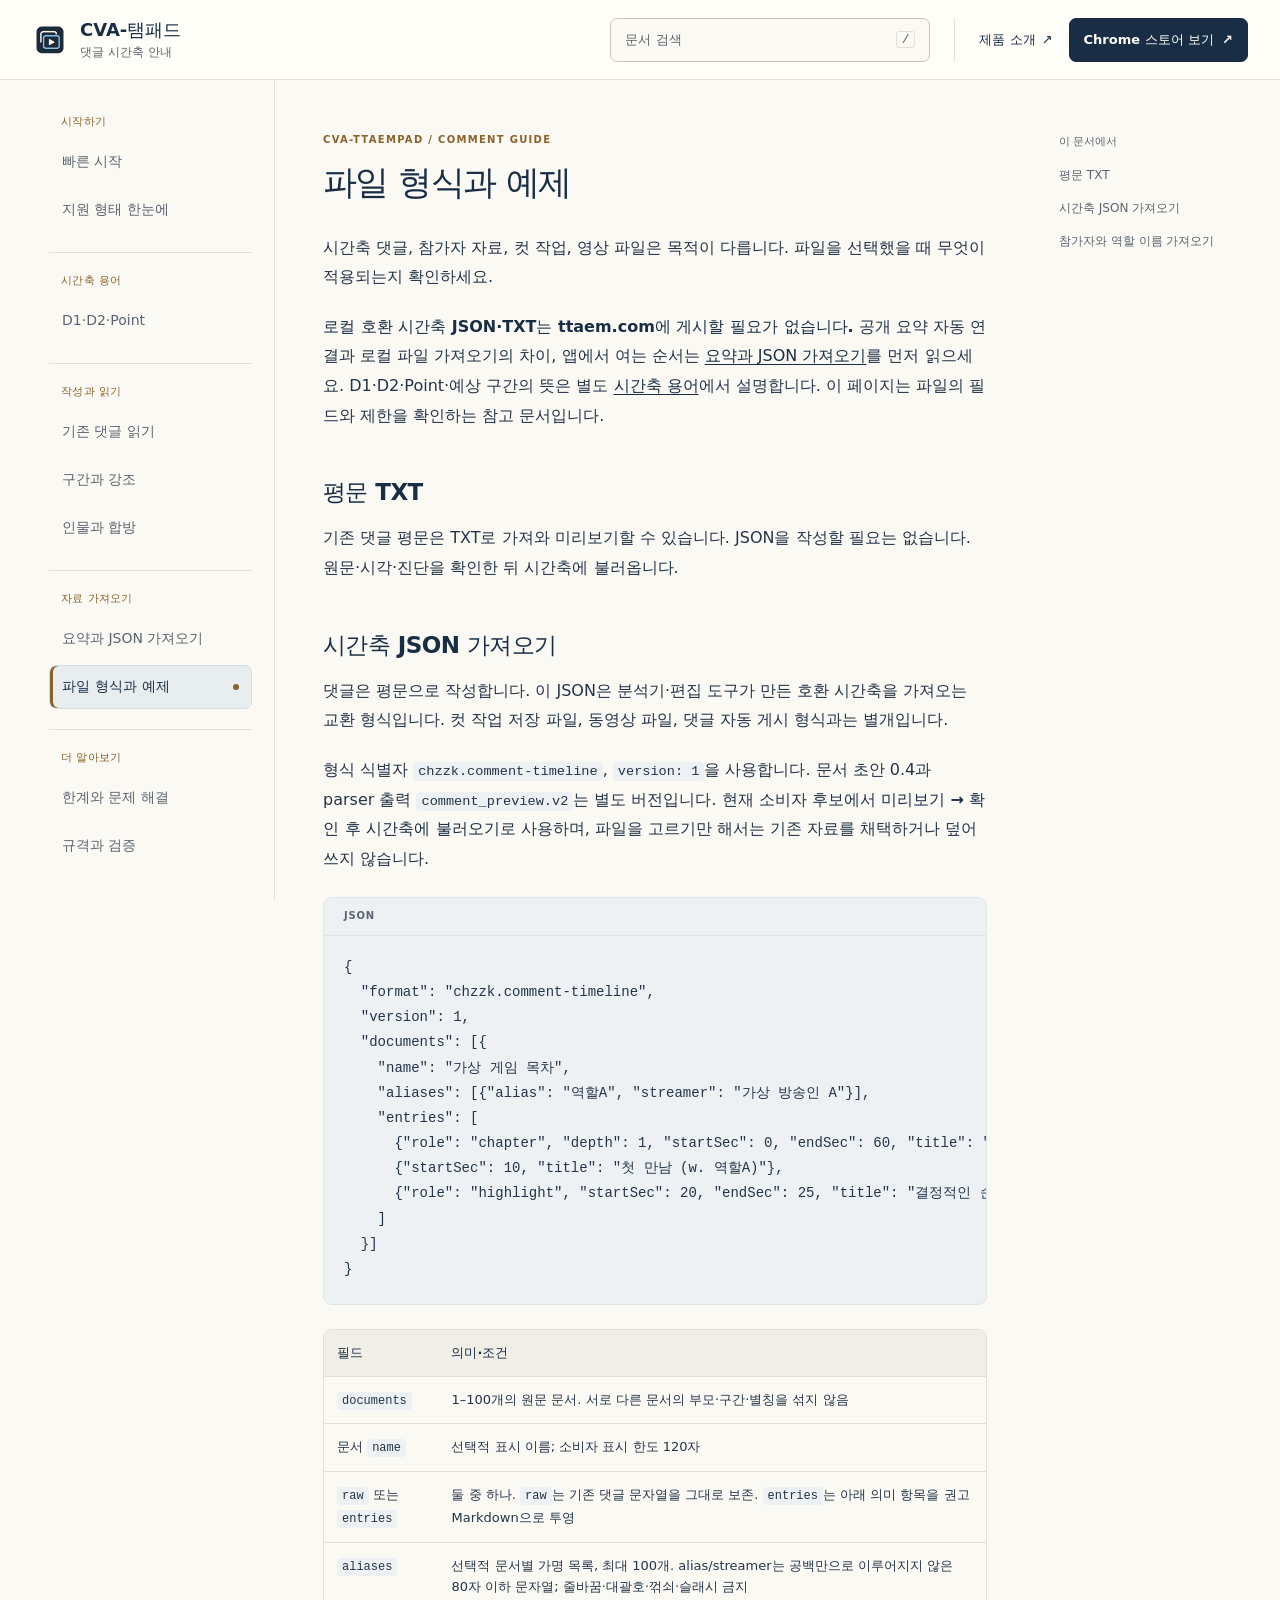
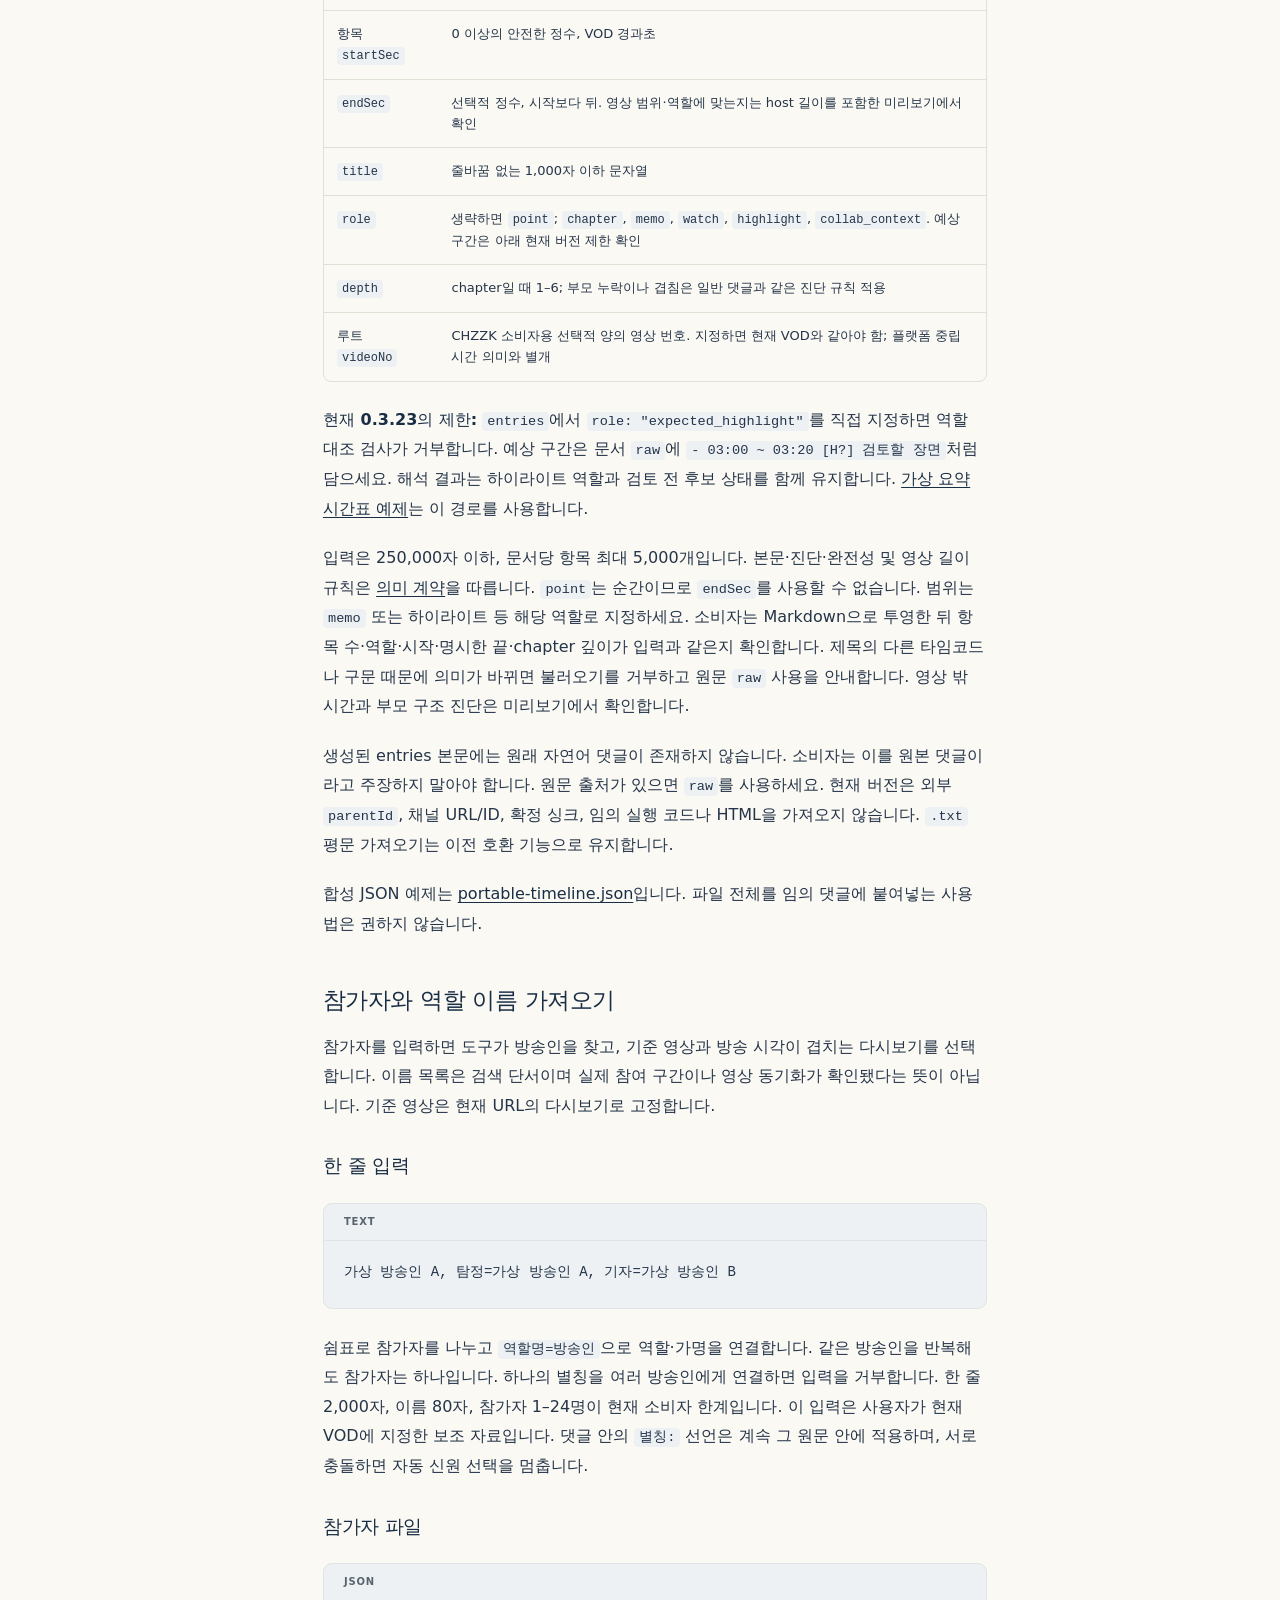
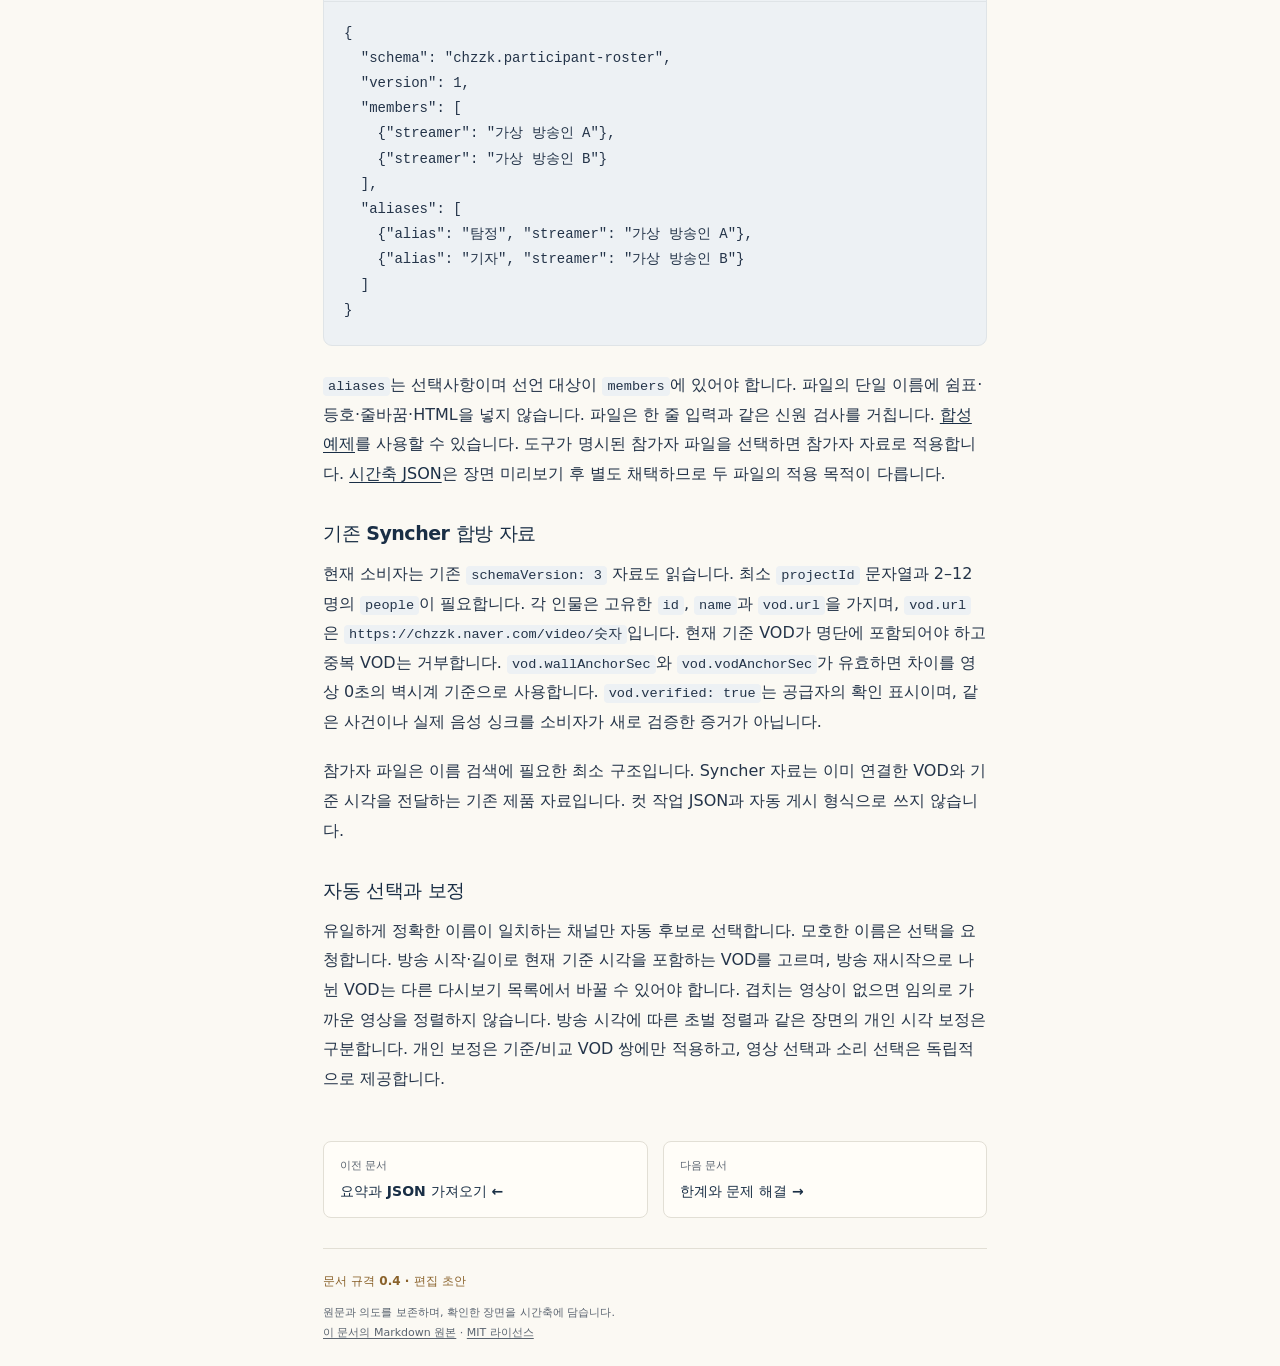
<file: docs/files.html>
<!doctype html>
<html lang="ko">
<head>
  <meta charset="utf-8"><meta name="viewport" content="width=device-width,initial-scale=1">
  <title>파일 형식과 예제 · CVA-탬패드 댓글 안내</title>
  <meta name="description" content="CVA-탬패드가 읽는 댓글 시각과 목차, 구간, 인물, 파일 형식을 예제로 설명합니다.">
  <meta name="color-scheme" content="light">
  <link rel="icon" href="assets/app-icon.png" type="image/png">
  <link rel="stylesheet" href="assets/site.css">
  <script src="assets/search-index.js" defer></script><script src="assets/site.js" defer></script>
</head>
<body>
  <a class="skip-link" href="#main">본문으로 건너뛰기</a>
  <header class="site-header">
    <a class="brand" href="index.html"><img src="assets/app-icon.png" alt="" width="36" height="36"><span>CVA-탬패드<small>댓글 시간축 안내</small></span></a>
    <button class="search-open" type="button" hidden><span>문서 검색</span><kbd aria-hidden="true">/</kbd></button>
    <nav class="header-actions" aria-label="제품 링크"><a class="product-link" href="https://ttaem.com/brand/ttaempad">제품 소개 <span aria-hidden="true">↗</span></a><a class="store-cta" href="https://chromewebstore.google.com/detail/ajokeikoipagcdnpdkkbamidkjgeghon/preview?hl=ko&amp;authuser=0">Chrome 스토어 보기 <span aria-hidden="true">↗</span></a></nav>
  </header>
  <div class="site-layout">
    <aside class="sidebar"><details class="nav-drawer" open><summary>문서 목차</summary><nav aria-label="문서"><div class="nav-section" role="group" aria-labelledby="nav-시작하기"><p id="nav-시작하기" class="nav-group">시작하기</p>
<a href="index.html">빠른 시작</a>
<a href="formats.html">지원 형태 한눈에</a>
</div>
<div class="nav-section" role="group" aria-labelledby="nav-시간축-용어"><p id="nav-시간축-용어" class="nav-group">시간축 용어</p>
<a href="timeline.html">D1·D2·Point</a>
</div>
<div class="nav-section" role="group" aria-labelledby="nav-작성과-읽기"><p id="nav-작성과-읽기" class="nav-group">작성과 읽기</p>
<a href="existing.html">기존 댓글 읽기</a>
<a href="ranges.html">구간과 강조</a>
<a href="people.html">인물과 합방</a>
</div>
<div class="nav-section" role="group" aria-labelledby="nav-자료-가져오기"><p id="nav-자료-가져오기" class="nav-group">자료 가져오기</p>
<a href="summary.html">요약과 JSON 가져오기</a>
<a href="files.html" aria-current="page">파일 형식과 예제</a>
</div>
<div class="nav-section" role="group" aria-labelledby="nav-더-알아보기"><p id="nav-더-알아보기" class="nav-group">더 알아보기</p>
<a href="limits.html">한계와 문제 해결</a>
<a href="reference.html">규격과 검증</a>
</div></nav><div class="sidebar-foot"><span>지원 기준 0.3.23 후보</span><a href="https://github.com/ttaem00/cva-ttaempad-timeline-spec">공개 문서 저장소 ↗</a></div></details></aside>
    <main id="main" tabindex="-1"><p class="eyebrow">CVA-TTAEMPAD / COMMENT GUIDE</p><article><h1 id="파일-형식과-예제">파일 형식과 예제</h1>
<p>시간축 댓글, 참가자 자료, 컷 작업, 영상 파일은 목적이 다릅니다. 파일을 선택했을 때 무엇이 적용되는지 확인하세요.</p>
<p><strong>로컬 호환 시간축 JSON·TXT는 ttaem.com에 게시할 필요가 없습니다.</strong> 공개 요약 자동 연결과 로컬 파일 가져오기의 차이, 앱에서 여는 순서는 <a href="summary.html">요약과 JSON 가져오기</a>를 먼저 읽으세요. D1·D2·Point·예상 구간의 뜻은 별도 <a href="timeline.html">시간축 용어</a>에서 설명합니다. 이 페이지는 파일의 필드와 제한을 확인하는 참고 문서입니다.</p>
<h2 id="평문-txt">평문 TXT</h2>
<p>기존 댓글 평문은 TXT로 가져와 미리보기할 수 있습니다. JSON을 작성할 필요는 없습니다. 원문·시각·진단을 확인한 뒤 시간축에 불러옵니다.</p>
<h2 id="시간축-json-가져오기">시간축 JSON 가져오기</h2>
<p>댓글은 평문으로 작성합니다. 이 JSON은 분석기·편집 도구가 만든 호환 시간축을 가져오는 교환 형식입니다. 컷 작업 저장 파일, 동영상 파일, 댓글 자동 게시 형식과는 별개입니다.</p>
<p>형식 식별자 <code>chzzk.comment-timeline</code>, <code>version: 1</code>을 사용합니다. 문서 초안 0.4과 parser 출력 <code>comment_preview.v2</code>는 별도 버전입니다. 현재 소비자 후보에서 <strong>미리보기 → 확인 후 시간축에 불러오기</strong>로 사용하며, 파일을 고르기만 해서는 기존 자료를 채택하거나 덮어쓰지 않습니다.</p>
<div class="code-example"><span class="code-label">JSON</span><pre><code>{
  &quot;format&quot;: &quot;chzzk.comment-timeline&quot;,
  &quot;version&quot;: 1,
  &quot;documents&quot;: [{
    &quot;name&quot;: &quot;가상 게임 목차&quot;,
    &quot;aliases&quot;: [{&quot;alias&quot;: &quot;역할A&quot;, &quot;streamer&quot;: &quot;가상 방송인 A&quot;}],
    &quot;entries&quot;: [
      {&quot;role&quot;: &quot;chapter&quot;, &quot;depth&quot;: 1, &quot;startSec&quot;: 0, &quot;endSec&quot;: 60, &quot;title&quot;: &quot;첫 게임&quot;},
      {&quot;startSec&quot;: 10, &quot;title&quot;: &quot;첫 만남 (w. 역할A)&quot;},
      {&quot;role&quot;: &quot;highlight&quot;, &quot;startSec&quot;: 20, &quot;endSec&quot;: 25, &quot;title&quot;: &quot;결정적인 순간&quot;}
    ]
  }]
}</code></pre></div>
<div class="table-scroll" tabindex="0" role="region" aria-label="가로로 이동할 수 있는 표"><table><thead><tr><th scope="col">필드</th><th scope="col">의미·조건</th></tr></thead><tbody><tr><td><code>documents</code></td><td>1–100개의 원문 문서. 서로 다른 문서의 부모·구간·별칭을 섞지 않음</td></tr><tr><td>문서 <code>name</code></td><td>선택적 표시 이름; 소비자 표시 한도 120자</td></tr><tr><td><code>raw</code> 또는 <code>entries</code></td><td>둘 중 하나. <code>raw</code>는 기존 댓글 문자열을 그대로 보존. <code>entries</code>는 아래 의미 항목을 권고 Markdown으로 투영</td></tr><tr><td><code>aliases</code></td><td>선택적 문서별 가명 목록, 최대 100개. alias/streamer는 공백만으로 이루어지지 않은 80자 이하 문자열; 줄바꿈·대괄호·꺾쇠·슬래시 금지</td></tr><tr><td>항목 <code>startSec</code></td><td>0 이상의 안전한 정수, VOD 경과초</td></tr><tr><td><code>endSec</code></td><td>선택적 정수, 시작보다 뒤. 영상 범위·역할에 맞는지는 host 길이를 포함한 미리보기에서 확인</td></tr><tr><td><code>title</code></td><td>줄바꿈 없는 1,000자 이하 문자열</td></tr><tr><td><code>role</code></td><td>생략하면 <code>point</code>; <code>chapter</code>, <code>memo</code>, <code>watch</code>, <code>highlight</code>, <code>collab_context</code>. 예상 구간은 아래 현재 버전 제한 확인</td></tr><tr><td><code>depth</code></td><td>chapter일 때 1–6; 부모 누락이나 겹침은 일반 댓글과 같은 진단 규칙 적용</td></tr><tr><td>루트 <code>videoNo</code></td><td>CHZZK 소비자용 선택적 양의 영상 번호. 지정하면 현재 VOD와 같아야 함; 플랫폼 중립 시간 의미와 별개</td></tr></tbody></table></div>
<p><strong>현재 0.3.23의 제한:</strong> <code>entries</code>에서 <code>role: &quot;expected_highlight&quot;</code>를 직접 지정하면 역할 대조 검사가 거부합니다. 예상 구간은 문서 <code>raw</code>에 <code>- 03:00 ~ 03:20 [H?] 검토할 장면</code>처럼 담으세요. 해석 결과는 하이라이트 역할과 검토 전 후보 상태를 함께 유지합니다. <a href="examples/summary-timeline.json">가상 요약 시간표 예제</a>는 이 경로를 사용합니다.</p>
<p>입력은 250,000자 이하, 문서당 항목 최대 5,000개입니다. 본문·진단·완전성 및 영상 길이 규칙은 <a href="reference.html">의미 계약</a>을 따릅니다. <code>point</code>는 순간이므로 <code>endSec</code>를 사용할 수 없습니다. 범위는 <code>memo</code> 또는 하이라이트 등 해당 역할로 지정하세요. 소비자는 Markdown으로 투영한 뒤 항목 수·역할·시작·명시한 끝·chapter 깊이가 입력과 같은지 확인합니다. 제목의 다른 타임코드나 구문 때문에 의미가 바뀌면 불러오기를 거부하고 원문 <code>raw</code> 사용을 안내합니다. 영상 밖 시간과 부모 구조 진단은 미리보기에서 확인합니다.</p>
<p>생성된 entries 본문에는 원래 자연어 댓글이 존재하지 않습니다. 소비자는 이를 원본 댓글이라고 주장하지 말아야 합니다. 원문 출처가 있으면 <code>raw</code>를 사용하세요. 현재 버전은 외부 <code>parentId</code>, 채널 URL/ID, 확정 싱크, 임의 실행 코드나 HTML을 가져오지 않습니다. <code>.txt</code> 평문 가져오기는 이전 호환 기능으로 유지합니다.</p>
<p>합성 JSON 예제는 <a href="examples/portable-timeline.json">portable-timeline.json</a>입니다. 파일 전체를 임의 댓글에 붙여넣는 사용법은 권하지 않습니다.</p>
<h2 id="참가자와-역할-이름-가져오기">참가자와 역할 이름 가져오기</h2>
<p>참가자를 입력하면 도구가 방송인을 찾고, 기준 영상과 방송 시각이 겹치는 다시보기를 선택합니다. 이름 목록은 검색 단서이며 실제 참여 구간이나 영상 동기화가 확인됐다는 뜻이 아닙니다. 기준 영상은 현재 URL의 다시보기로 고정합니다.</p>
<h3 id="한-줄-입력">한 줄 입력</h3>
<div class="code-example"><span class="code-label">TEXT</span><pre><code>가상 방송인 A, 탐정=가상 방송인 A, 기자=가상 방송인 B</code></pre></div>
<p>쉼표로 참가자를 나누고 <code>역할명=방송인</code>으로 역할·가명을 연결합니다. 같은 방송인을 반복해도 참가자는 하나입니다. 하나의 별칭을 여러 방송인에게 연결하면 입력을 거부합니다. 한 줄 2,000자, 이름 80자, 참가자 1–24명이 현재 소비자 한계입니다. 이 입력은 사용자가 현재 VOD에 지정한 보조 자료입니다. 댓글 안의 <code>별칭:</code> 선언은 계속 그 원문 안에 적용하며, 서로 충돌하면 자동 신원 선택을 멈춥니다.</p>
<h3 id="참가자-파일">참가자 파일</h3>
<div class="code-example"><span class="code-label">JSON</span><pre><code>{
  &quot;schema&quot;: &quot;chzzk.participant-roster&quot;,
  &quot;version&quot;: 1,
  &quot;members&quot;: [
    {&quot;streamer&quot;: &quot;가상 방송인 A&quot;},
    {&quot;streamer&quot;: &quot;가상 방송인 B&quot;}
  ],
  &quot;aliases&quot;: [
    {&quot;alias&quot;: &quot;탐정&quot;, &quot;streamer&quot;: &quot;가상 방송인 A&quot;},
    {&quot;alias&quot;: &quot;기자&quot;, &quot;streamer&quot;: &quot;가상 방송인 B&quot;}
  ]
}</code></pre></div>
<p><code>aliases</code>는 선택사항이며 선언 대상이 <code>members</code>에 있어야 합니다. 파일의 단일 이름에 쉼표·등호·줄바꿈·HTML을 넣지 않습니다. 파일은 한 줄 입력과 같은 신원 검사를 거칩니다. <a href="examples/participant-roster.json">합성 예제</a>를 사용할 수 있습니다. 도구가 명시된 참가자 파일을 선택하면 참가자 자료로 적용합니다. <a href="files.html">시간축 JSON</a>은 장면 미리보기 후 별도 채택하므로 두 파일의 적용 목적이 다릅니다.</p>
<h3 id="기존-syncher-합방-자료">기존 Syncher 합방 자료</h3>
<p>현재 소비자는 기존 <code>schemaVersion: 3</code> 자료도 읽습니다. 최소 <code>projectId</code> 문자열과 2–12명의 <code>people</code>이 필요합니다. 각 인물은 고유한 <code>id</code>, <code>name</code>과 <code>vod.url</code>을 가지며, <code>vod.url</code>은 <code>https://chzzk.naver.com/video/숫자</code>입니다. 현재 기준 VOD가 명단에 포함되어야 하고 중복 VOD는 거부합니다. <code>vod.wallAnchorSec</code>와 <code>vod.vodAnchorSec</code>가 유효하면 차이를 영상 0초의 벽시계 기준으로 사용합니다. <code>vod.verified: true</code>는 공급자의 확인 표시이며, 같은 사건이나 실제 음성 싱크를 소비자가 새로 검증한 증거가 아닙니다.</p>
<p>참가자 파일은 이름 검색에 필요한 최소 구조입니다. Syncher 자료는 이미 연결한 VOD와 기준 시각을 전달하는 기존 제품 자료입니다. 컷 작업 JSON과 자동 게시 형식으로 쓰지 않습니다.</p>
<h3 id="자동-선택과-보정">자동 선택과 보정</h3>
<p>유일하게 정확한 이름이 일치하는 채널만 자동 후보로 선택합니다. 모호한 이름은 선택을 요청합니다. 방송 시작·길이로 현재 기준 시각을 포함하는 VOD를 고르며, 방송 재시작으로 나뉜 VOD는 다른 다시보기 목록에서 바꿀 수 있어야 합니다. 겹치는 영상이 없으면 임의로 가까운 영상을 정렬하지 않습니다. 방송 시각에 따른 초벌 정렬과 같은 장면의 개인 시각 보정은 구분합니다. 개인 보정은 기준/비교 VOD 쌍에만 적용하고, 영상 선택과 소리 선택은 독립적으로 제공합니다.</p></article><nav class="page-turn" aria-label="이전 다음 문서"><a href="summary.html"><small>이전 문서</small><span>요약과 JSON 가져오기 ←</span></a><a href="limits.html"><small>다음 문서</small><span>한계와 문제 해결 →</span></a></nav><footer><p class="doc-meta">문서 규격 0.4 · 편집 초안</p>원문과 의도를 보존하며, 확인한 장면을 시간축에 담습니다.<br><a href="source/files.md">이 문서의 Markdown 원본</a> · <a href="https://github.com/ttaem00/cva-ttaempad-timeline-spec/blob/main/LICENSE">MIT 라이선스</a></footer></main>
    <aside class="toc"><nav aria-label="현재 문서 목차"><p>이 문서에서</p><a class="toc-depth-2" href="#평문-txt">평문 TXT</a><a class="toc-depth-2" href="#시간축-json-가져오기">시간축 JSON 가져오기</a><a class="toc-depth-2" href="#참가자와-역할-이름-가져오기">참가자와 역할 이름 가져오기</a></nav></aside>
  </div>
  <dialog id="search-dialog" aria-labelledby="search-title"><form method="dialog" class="search-head"><h2 id="search-title">문서 검색</h2><button aria-label="검색 닫기">닫기</button></form><label for="search-input">찾을 내용</label><input id="search-input" type="search" placeholder="예: 들여쓰기, 괄호, 합방" autocomplete="off"><p id="search-status" role="status">단어를 입력하면 문서를 찾습니다.</p><div id="search-results"></div></dialog>
  <noscript><p class="no-script">본문과 목차는 그대로 읽을 수 있습니다. 검색은 브라우저의 페이지 찾기(Ctrl+F)를 사용하세요.</p></noscript>
</body></html>
</file>
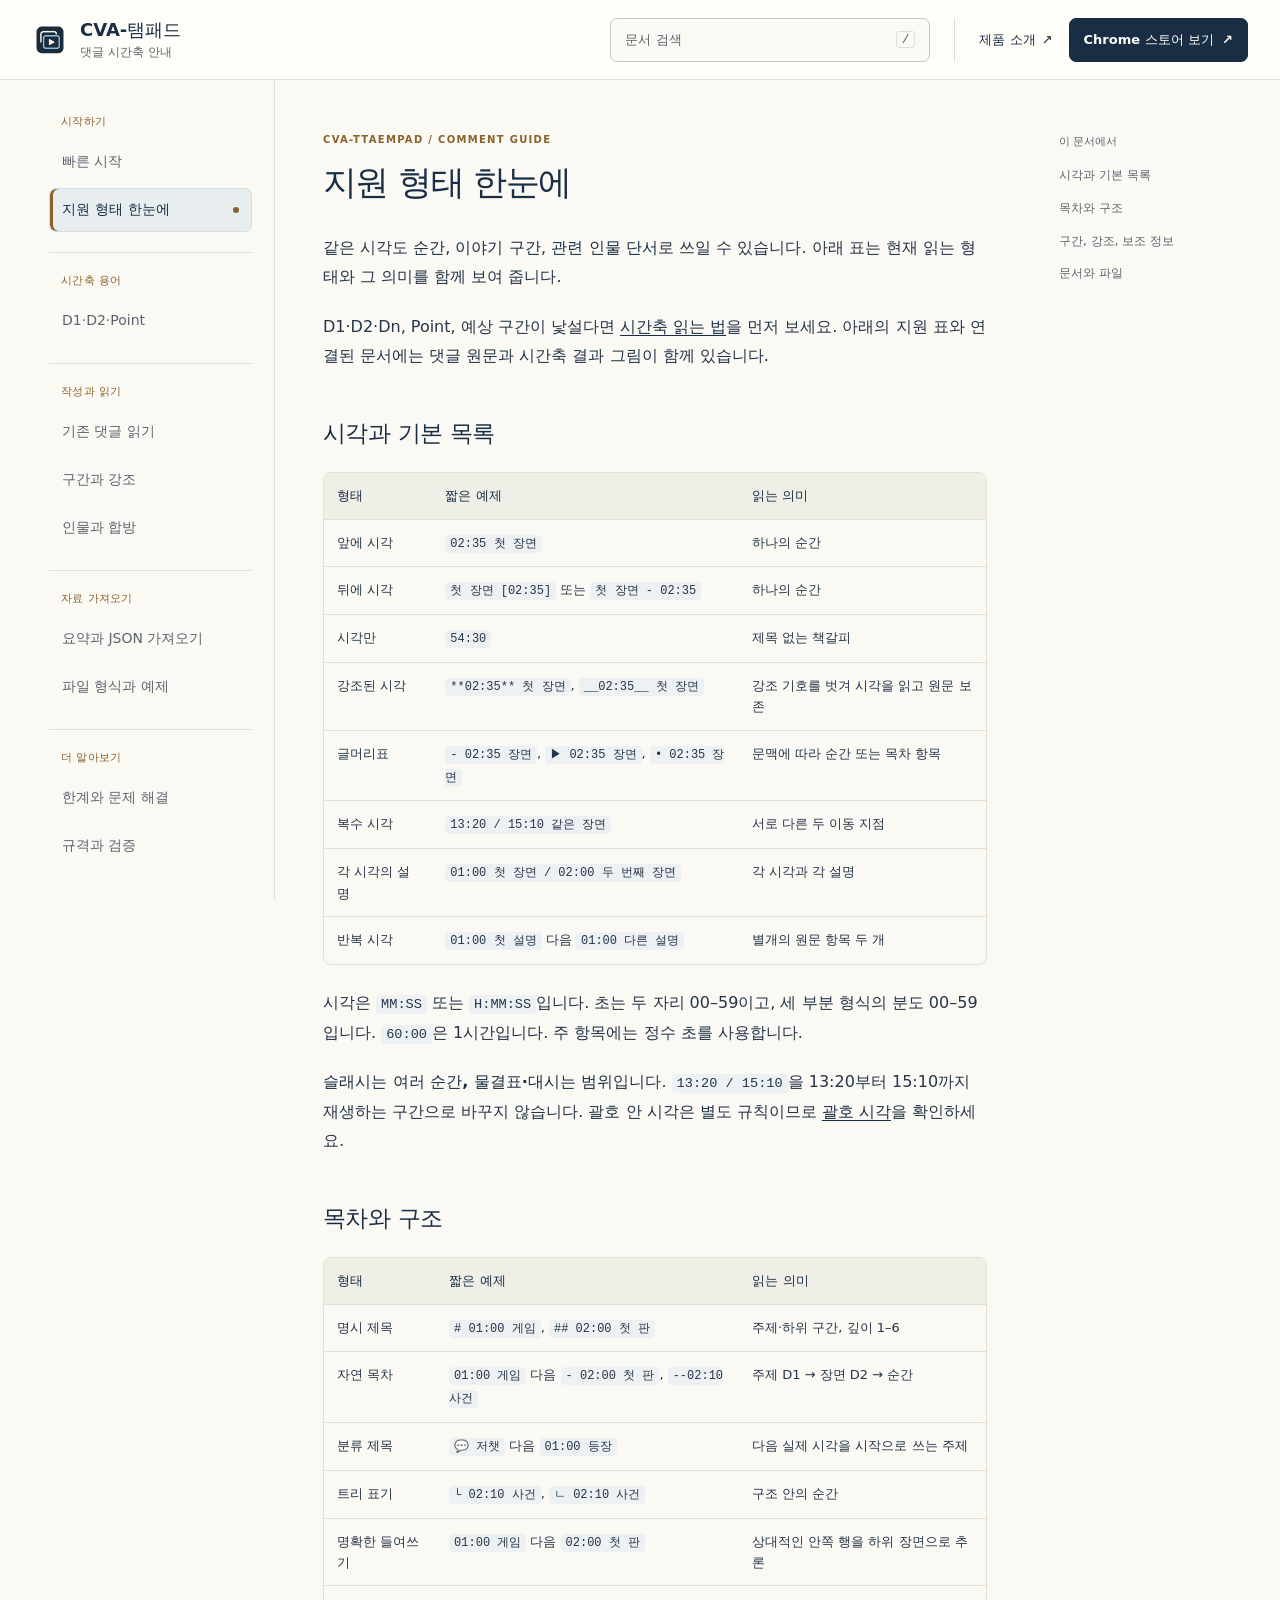
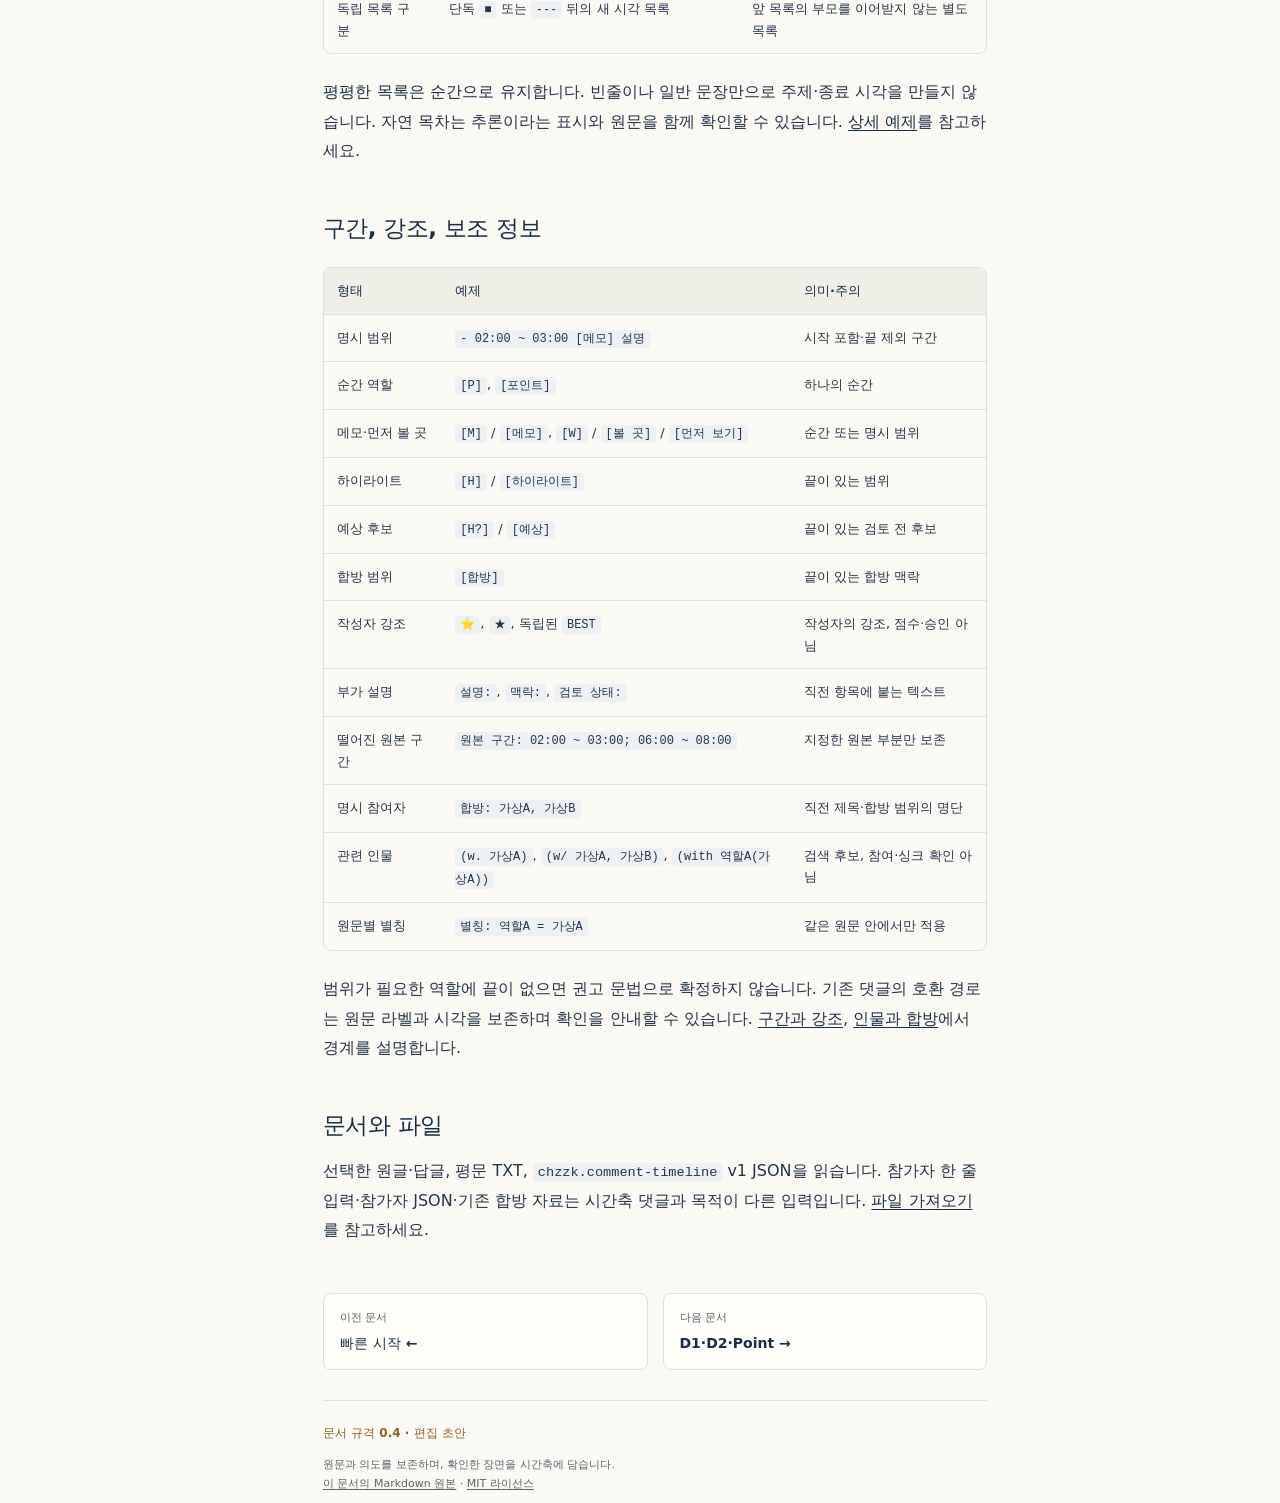
<file: docs/formats.html>
<!doctype html>
<html lang="ko">
<head>
  <meta charset="utf-8"><meta name="viewport" content="width=device-width,initial-scale=1">
  <title>지원 형태 한눈에 · CVA-탬패드 댓글 안내</title>
  <meta name="description" content="CVA-탬패드가 읽는 댓글 시각과 목차, 구간, 인물, 파일 형식을 예제로 설명합니다.">
  <meta name="color-scheme" content="light">
  <link rel="icon" href="assets/app-icon.png" type="image/png">
  <link rel="stylesheet" href="assets/site.css">
  <script src="assets/search-index.js" defer></script><script src="assets/site.js" defer></script>
</head>
<body>
  <a class="skip-link" href="#main">본문으로 건너뛰기</a>
  <header class="site-header">
    <a class="brand" href="index.html"><img src="assets/app-icon.png" alt="" width="36" height="36"><span>CVA-탬패드<small>댓글 시간축 안내</small></span></a>
    <button class="search-open" type="button" hidden><span>문서 검색</span><kbd aria-hidden="true">/</kbd></button>
    <nav class="header-actions" aria-label="제품 링크"><a class="product-link" href="https://ttaem.com/brand/ttaempad">제품 소개 <span aria-hidden="true">↗</span></a><a class="store-cta" href="https://chromewebstore.google.com/detail/ajokeikoipagcdnpdkkbamidkjgeghon/preview?hl=ko&amp;authuser=0">Chrome 스토어 보기 <span aria-hidden="true">↗</span></a></nav>
  </header>
  <div class="site-layout">
    <aside class="sidebar"><details class="nav-drawer" open><summary>문서 목차</summary><nav aria-label="문서"><div class="nav-section" role="group" aria-labelledby="nav-시작하기"><p id="nav-시작하기" class="nav-group">시작하기</p>
<a href="index.html">빠른 시작</a>
<a href="formats.html" aria-current="page">지원 형태 한눈에</a>
</div>
<div class="nav-section" role="group" aria-labelledby="nav-시간축-용어"><p id="nav-시간축-용어" class="nav-group">시간축 용어</p>
<a href="timeline.html">D1·D2·Point</a>
</div>
<div class="nav-section" role="group" aria-labelledby="nav-작성과-읽기"><p id="nav-작성과-읽기" class="nav-group">작성과 읽기</p>
<a href="existing.html">기존 댓글 읽기</a>
<a href="ranges.html">구간과 강조</a>
<a href="people.html">인물과 합방</a>
</div>
<div class="nav-section" role="group" aria-labelledby="nav-자료-가져오기"><p id="nav-자료-가져오기" class="nav-group">자료 가져오기</p>
<a href="summary.html">요약과 JSON 가져오기</a>
<a href="files.html">파일 형식과 예제</a>
</div>
<div class="nav-section" role="group" aria-labelledby="nav-더-알아보기"><p id="nav-더-알아보기" class="nav-group">더 알아보기</p>
<a href="limits.html">한계와 문제 해결</a>
<a href="reference.html">규격과 검증</a>
</div></nav><div class="sidebar-foot"><span>지원 기준 0.3.23 후보</span><a href="https://github.com/ttaem00/cva-ttaempad-timeline-spec">공개 문서 저장소 ↗</a></div></details></aside>
    <main id="main" tabindex="-1"><p class="eyebrow">CVA-TTAEMPAD / COMMENT GUIDE</p><article><h1 id="지원-형태-한눈에">지원 형태 한눈에</h1>
<p>같은 시각도 <strong>순간</strong>, <strong>이야기 구간</strong>, <strong>관련 인물 단서</strong>로 쓰일 수 있습니다. 아래 표는 현재 읽는 형태와 그 의미를 함께 보여 줍니다.</p>
<p>D1·D2·Dn, Point, 예상 구간이 낯설다면 <a href="timeline.html">시간축 읽는 법</a>을 먼저 보세요. 아래의 지원 표와 연결된 문서에는 댓글 원문과 시간축 결과 그림이 함께 있습니다.</p>
<h2 id="시각과-기본-목록">시각과 기본 목록</h2>
<div class="table-scroll" tabindex="0" role="region" aria-label="가로로 이동할 수 있는 표"><table><thead><tr><th scope="col">형태</th><th scope="col">짧은 예제</th><th scope="col">읽는 의미</th></tr></thead><tbody><tr><td>앞에 시각</td><td><code>02:35 첫 장면</code></td><td>하나의 순간</td></tr><tr><td>뒤에 시각</td><td><code>첫 장면 [02:35]</code> 또는 <code>첫 장면 - 02:35</code></td><td>하나의 순간</td></tr><tr><td>시각만</td><td><code>54:30</code></td><td>제목 없는 책갈피</td></tr><tr><td>강조된 시각</td><td><code>**02:35** 첫 장면</code>, <code>__02:35__ 첫 장면</code></td><td>강조 기호를 벗겨 시각을 읽고 원문 보존</td></tr><tr><td>글머리표</td><td><code>- 02:35 장면</code>, <code>▶ 02:35 장면</code>, <code>• 02:35 장면</code></td><td>문맥에 따라 순간 또는 목차 항목</td></tr><tr><td>복수 시각</td><td><code>13:20 / 15:10 같은 장면</code></td><td>서로 다른 두 이동 지점</td></tr><tr><td>각 시각의 설명</td><td><code>01:00 첫 장면 / 02:00 두 번째 장면</code></td><td>각 시각과 각 설명</td></tr><tr><td>반복 시각</td><td><code>01:00 첫 설명</code> 다음 <code>01:00 다른 설명</code></td><td>별개의 원문 항목 두 개</td></tr></tbody></table></div>
<p>시각은 <code>MM:SS</code> 또는 <code>H:MM:SS</code>입니다. 초는 두 자리 00–59이고, 세 부분 형식의 분도 00–59입니다. <code>60:00</code>은 1시간입니다. 주 항목에는 정수 초를 사용합니다.</p>
<p><strong>슬래시는 여러 순간, 물결표·대시는 범위</strong>입니다. <code>13:20 / 15:10</code>을 13:20부터 15:10까지 재생하는 구간으로 바꾸지 않습니다. 괄호 안 시각은 별도 규칙이므로 <a href="existing.html#괄호-속-시각은-확인해-주세요">괄호 시각</a>을 확인하세요.</p>
<h2 id="목차와-구조">목차와 구조</h2>
<div class="table-scroll" tabindex="0" role="region" aria-label="가로로 이동할 수 있는 표"><table><thead><tr><th scope="col">형태</th><th scope="col">짧은 예제</th><th scope="col">읽는 의미</th></tr></thead><tbody><tr><td>명시 제목</td><td><code># 01:00 게임</code>, <code>## 02:00 첫 판</code></td><td>주제·하위 구간, 깊이 1–6</td></tr><tr><td>자연 목차</td><td><code>01:00 게임</code> 다음 <code>- 02:00 첫 판</code>, <code>--02:10 사건</code></td><td>주제 D1 → 장면 D2 → 순간</td></tr><tr><td>분류 제목</td><td><code>💬 저챗</code> 다음 <code>01:00 등장</code></td><td>다음 실제 시각을 시작으로 쓰는 주제</td></tr><tr><td>트리 표기</td><td><code>└ 02:10 사건</code>, <code>ㄴ 02:10 사건</code></td><td>구조 안의 순간</td></tr><tr><td>명확한 들여쓰기</td><td><code>01:00 게임</code> 다음 <code>  02:00 첫 판</code></td><td>상대적인 안쪽 행을 하위 장면으로 추론</td></tr><tr><td>독립 목록 구분</td><td>단독 <code>■</code> 또는 <code>---</code> 뒤의 새 시각 목록</td><td>앞 목록의 부모를 이어받지 않는 별도 목록</td></tr></tbody></table></div>
<p><strong>평평한 목록은 순간으로 유지</strong>합니다. 빈줄이나 일반 문장만으로 주제·종료 시각을 만들지 않습니다. 자연 목차는 추론이라는 표시와 원문을 함께 확인할 수 있습니다. <a href="existing.html">상세 예제</a>를 참고하세요.</p>
<h2 id="구간-강조-보조-정보">구간, 강조, 보조 정보</h2>
<div class="table-scroll" tabindex="0" role="region" aria-label="가로로 이동할 수 있는 표"><table><thead><tr><th scope="col">형태</th><th scope="col">예제</th><th scope="col">의미·주의</th></tr></thead><tbody><tr><td>명시 범위</td><td><code>- 02:00 ~ 03:00 [메모] 설명</code></td><td>시작 포함·끝 제외 구간</td></tr><tr><td>순간 역할</td><td><code>[P]</code>, <code>[포인트]</code></td><td>하나의 순간</td></tr><tr><td>메모·먼저 볼 곳</td><td><code>[M]</code> / <code>[메모]</code>, <code>[W]</code> / <code>[볼 곳]</code> / <code>[먼저 보기]</code></td><td>순간 또는 명시 범위</td></tr><tr><td>하이라이트</td><td><code>[H]</code> / <code>[하이라이트]</code></td><td>끝이 있는 범위</td></tr><tr><td>예상 후보</td><td><code>[H?]</code> / <code>[예상]</code></td><td>끝이 있는 검토 전 후보</td></tr><tr><td>합방 범위</td><td><code>[합방]</code></td><td>끝이 있는 합방 맥락</td></tr><tr><td>작성자 강조</td><td><code>⭐</code>, <code>★</code>, 독립된 <code>BEST</code></td><td>작성자의 강조, 점수·승인 아님</td></tr><tr><td>부가 설명</td><td><code>설명:</code>, <code>맥락:</code>, <code>검토 상태:</code></td><td>직전 항목에 붙는 텍스트</td></tr><tr><td>떨어진 원본 구간</td><td><code>원본 구간: 02:00 ~ 03:00; 06:00 ~ 08:00</code></td><td>지정한 원본 부분만 보존</td></tr><tr><td>명시 참여자</td><td><code>합방: 가상A, 가상B</code></td><td>직전 제목·합방 범위의 명단</td></tr><tr><td>관련 인물</td><td><code>(w. 가상A)</code>, <code>(w/ 가상A, 가상B)</code>, <code>(with 역할A(가상A))</code></td><td>검색 후보, 참여·싱크 확인 아님</td></tr><tr><td>원문별 별칭</td><td><code>별칭: 역할A = 가상A</code></td><td>같은 원문 안에서만 적용</td></tr></tbody></table></div>
<p>범위가 필요한 역할에 끝이 없으면 권고 문법으로 확정하지 않습니다. 기존 댓글의 호환 경로는 원문 라벨과 시각을 보존하며 확인을 안내할 수 있습니다. <a href="ranges.html">구간과 강조</a>, <a href="people.html">인물과 합방</a>에서 경계를 설명합니다.</p>
<h2 id="문서와-파일">문서와 파일</h2>
<p>선택한 원글·답글, 평문 TXT, <code>chzzk.comment-timeline</code> v1 JSON을 읽습니다. 참가자 한 줄 입력·참가자 JSON·기존 합방 자료는 시간축 댓글과 목적이 다른 입력입니다. <a href="files.html">파일 가져오기</a>를 참고하세요.</p></article><nav class="page-turn" aria-label="이전 다음 문서"><a href="index.html"><small>이전 문서</small><span>빠른 시작 ←</span></a><a href="timeline.html"><small>다음 문서</small><span>D1·D2·Point →</span></a></nav><footer><p class="doc-meta">문서 규격 0.4 · 편집 초안</p>원문과 의도를 보존하며, 확인한 장면을 시간축에 담습니다.<br><a href="source/formats.md">이 문서의 Markdown 원본</a> · <a href="https://github.com/ttaem00/cva-ttaempad-timeline-spec/blob/main/LICENSE">MIT 라이선스</a></footer></main>
    <aside class="toc"><nav aria-label="현재 문서 목차"><p>이 문서에서</p><a class="toc-depth-2" href="#시각과-기본-목록">시각과 기본 목록</a><a class="toc-depth-2" href="#목차와-구조">목차와 구조</a><a class="toc-depth-2" href="#구간-강조-보조-정보">구간, 강조, 보조 정보</a><a class="toc-depth-2" href="#문서와-파일">문서와 파일</a></nav></aside>
  </div>
  <dialog id="search-dialog" aria-labelledby="search-title"><form method="dialog" class="search-head"><h2 id="search-title">문서 검색</h2><button aria-label="검색 닫기">닫기</button></form><label for="search-input">찾을 내용</label><input id="search-input" type="search" placeholder="예: 들여쓰기, 괄호, 합방" autocomplete="off"><p id="search-status" role="status">단어를 입력하면 문서를 찾습니다.</p><div id="search-results"></div></dialog>
  <noscript><p class="no-script">본문과 목차는 그대로 읽을 수 있습니다. 검색은 브라우저의 페이지 찾기(Ctrl+F)를 사용하세요.</p></noscript>
</body></html>
</file>
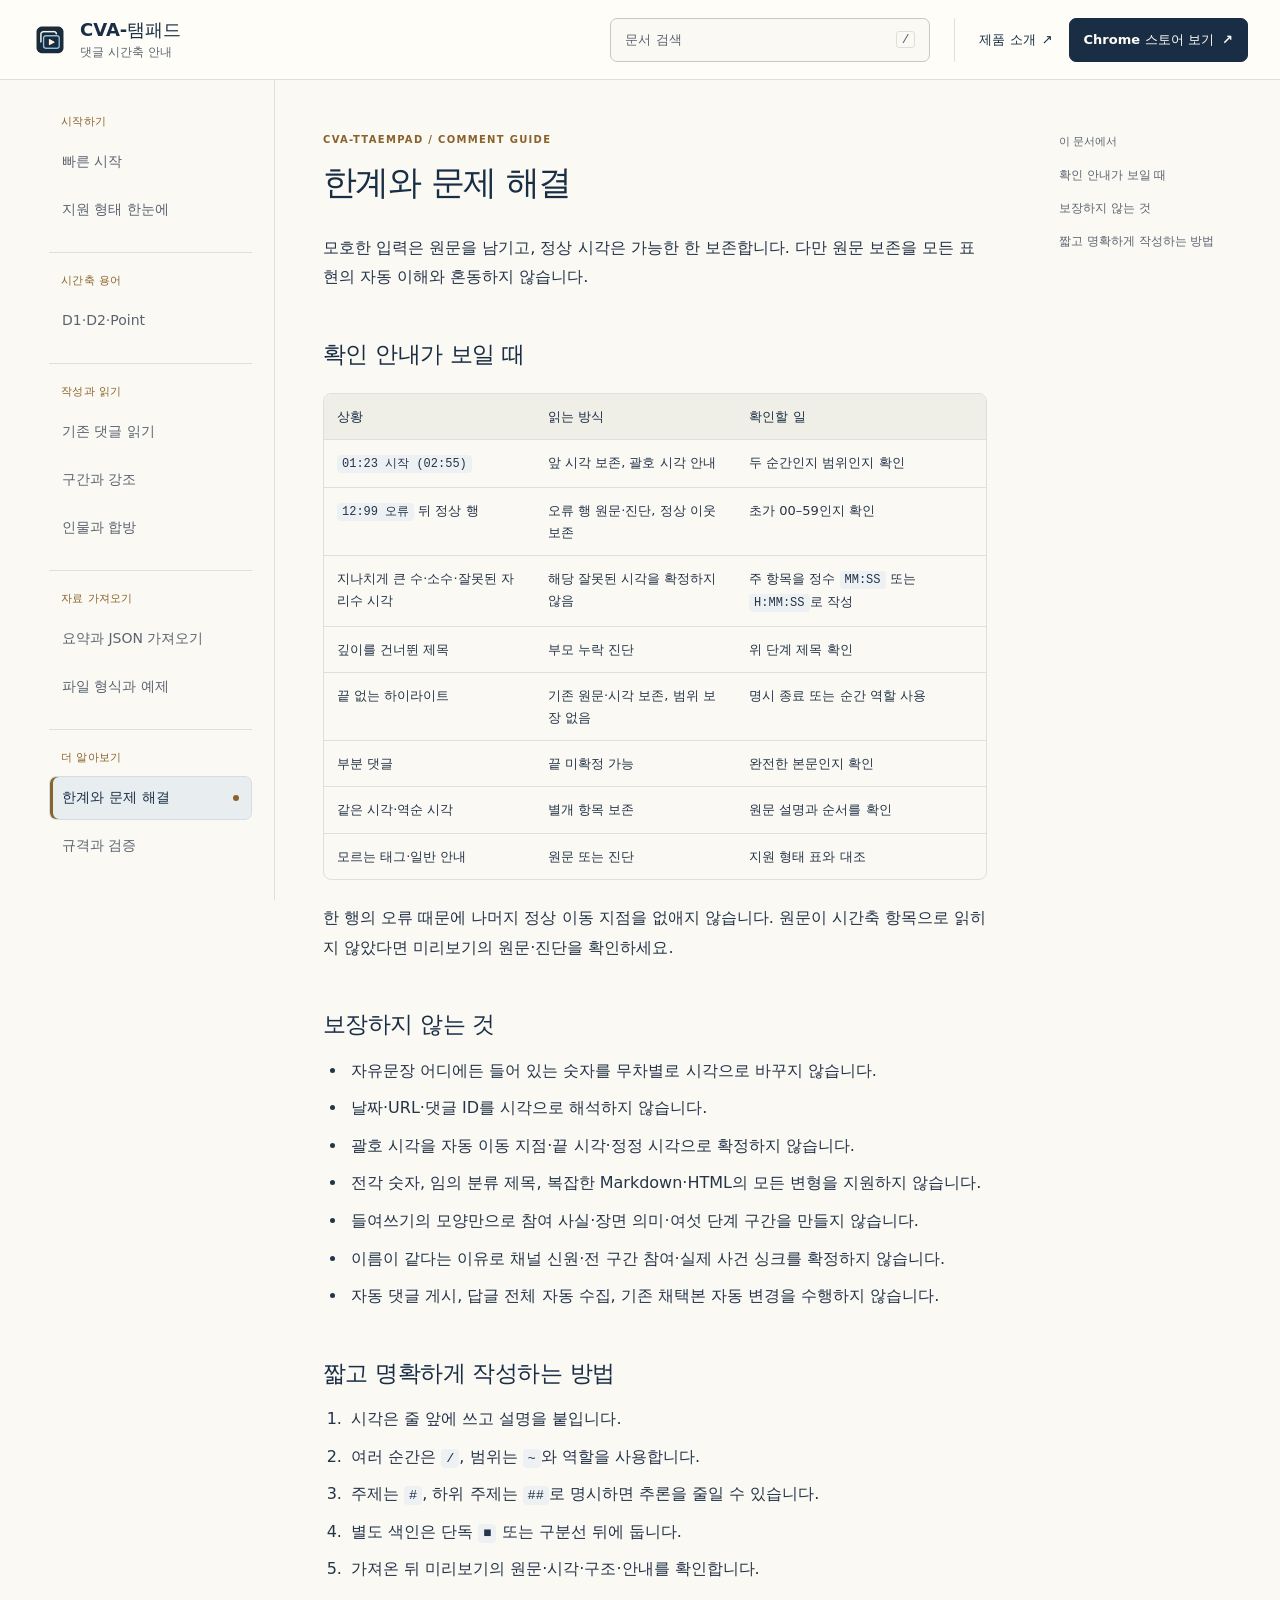
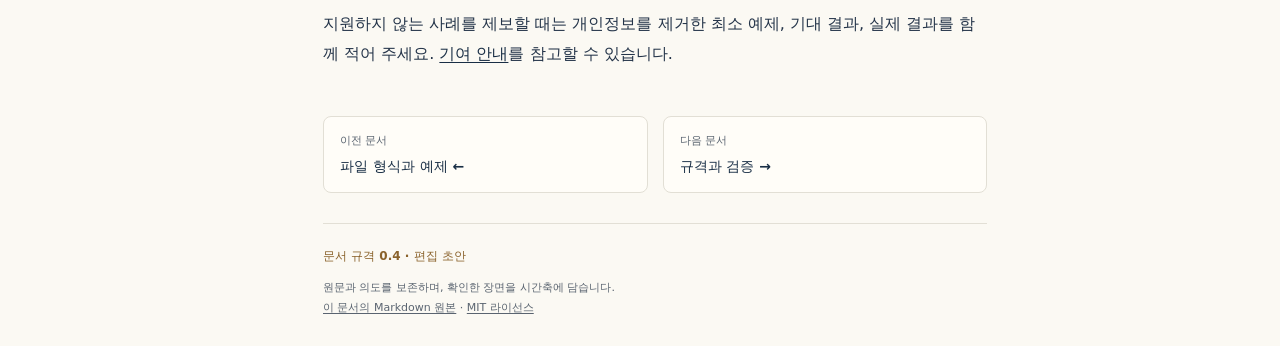
<file: docs/limits.html>
<!doctype html>
<html lang="ko">
<head>
  <meta charset="utf-8"><meta name="viewport" content="width=device-width,initial-scale=1">
  <title>한계와 문제 해결 · CVA-탬패드 댓글 안내</title>
  <meta name="description" content="CVA-탬패드가 읽는 댓글 시각과 목차, 구간, 인물, 파일 형식을 예제로 설명합니다.">
  <meta name="color-scheme" content="light">
  <link rel="icon" href="assets/app-icon.png" type="image/png">
  <link rel="stylesheet" href="assets/site.css">
  <script src="assets/search-index.js" defer></script><script src="assets/site.js" defer></script>
</head>
<body>
  <a class="skip-link" href="#main">본문으로 건너뛰기</a>
  <header class="site-header">
    <a class="brand" href="index.html"><img src="assets/app-icon.png" alt="" width="36" height="36"><span>CVA-탬패드<small>댓글 시간축 안내</small></span></a>
    <button class="search-open" type="button" hidden><span>문서 검색</span><kbd aria-hidden="true">/</kbd></button>
    <nav class="header-actions" aria-label="제품 링크"><a class="product-link" href="https://ttaem.com/brand/ttaempad">제품 소개 <span aria-hidden="true">↗</span></a><a class="store-cta" href="https://chromewebstore.google.com/detail/ajokeikoipagcdnpdkkbamidkjgeghon/preview?hl=ko&amp;authuser=0">Chrome 스토어 보기 <span aria-hidden="true">↗</span></a></nav>
  </header>
  <div class="site-layout">
    <aside class="sidebar"><details class="nav-drawer" open><summary>문서 목차</summary><nav aria-label="문서"><div class="nav-section" role="group" aria-labelledby="nav-시작하기"><p id="nav-시작하기" class="nav-group">시작하기</p>
<a href="index.html">빠른 시작</a>
<a href="formats.html">지원 형태 한눈에</a>
</div>
<div class="nav-section" role="group" aria-labelledby="nav-시간축-용어"><p id="nav-시간축-용어" class="nav-group">시간축 용어</p>
<a href="timeline.html">D1·D2·Point</a>
</div>
<div class="nav-section" role="group" aria-labelledby="nav-작성과-읽기"><p id="nav-작성과-읽기" class="nav-group">작성과 읽기</p>
<a href="existing.html">기존 댓글 읽기</a>
<a href="ranges.html">구간과 강조</a>
<a href="people.html">인물과 합방</a>
</div>
<div class="nav-section" role="group" aria-labelledby="nav-자료-가져오기"><p id="nav-자료-가져오기" class="nav-group">자료 가져오기</p>
<a href="summary.html">요약과 JSON 가져오기</a>
<a href="files.html">파일 형식과 예제</a>
</div>
<div class="nav-section" role="group" aria-labelledby="nav-더-알아보기"><p id="nav-더-알아보기" class="nav-group">더 알아보기</p>
<a href="limits.html" aria-current="page">한계와 문제 해결</a>
<a href="reference.html">규격과 검증</a>
</div></nav><div class="sidebar-foot"><span>지원 기준 0.3.23 후보</span><a href="https://github.com/ttaem00/cva-ttaempad-timeline-spec">공개 문서 저장소 ↗</a></div></details></aside>
    <main id="main" tabindex="-1"><p class="eyebrow">CVA-TTAEMPAD / COMMENT GUIDE</p><article><h1 id="한계와-문제-해결">한계와 문제 해결</h1>
<p>모호한 입력은 원문을 남기고, 정상 시각은 가능한 한 보존합니다. 다만 원문 보존을 모든 표현의 자동 이해와 혼동하지 않습니다.</p>
<h2 id="확인-안내가-보일-때">확인 안내가 보일 때</h2>
<div class="table-scroll" tabindex="0" role="region" aria-label="가로로 이동할 수 있는 표"><table><thead><tr><th scope="col">상황</th><th scope="col">읽는 방식</th><th scope="col">확인할 일</th></tr></thead><tbody><tr><td><code>01:23 시작 (02:55)</code></td><td>앞 시각 보존, 괄호 시각 안내</td><td>두 순간인지 범위인지 확인</td></tr><tr><td><code>12:99 오류</code> 뒤 정상 행</td><td>오류 행 원문·진단, 정상 이웃 보존</td><td>초가 00–59인지 확인</td></tr><tr><td>지나치게 큰 수·소수·잘못된 자리수 시각</td><td>해당 잘못된 시각을 확정하지 않음</td><td>주 항목을 정수 <code>MM:SS</code> 또는 <code>H:MM:SS</code>로 작성</td></tr><tr><td>깊이를 건너뛴 제목</td><td>부모 누락 진단</td><td>위 단계 제목 확인</td></tr><tr><td>끝 없는 하이라이트</td><td>기존 원문·시각 보존, 범위 보장 없음</td><td>명시 종료 또는 순간 역할 사용</td></tr><tr><td>부분 댓글</td><td>끝 미확정 가능</td><td>완전한 본문인지 확인</td></tr><tr><td>같은 시각·역순 시각</td><td>별개 항목 보존</td><td>원문 설명과 순서를 확인</td></tr><tr><td>모르는 태그·일반 안내</td><td>원문 또는 진단</td><td>지원 형태 표와 대조</td></tr></tbody></table></div>
<p>한 행의 오류 때문에 나머지 정상 이동 지점을 없애지 않습니다. 원문이 시간축 항목으로 읽히지 않았다면 미리보기의 원문·진단을 확인하세요.</p>
<h2 id="보장하지-않는-것">보장하지 않는 것</h2>
<ul><li>자유문장 어디에든 들어 있는 숫자를 무차별로 시각으로 바꾸지 않습니다.</li><li>날짜·URL·댓글 ID를 시각으로 해석하지 않습니다.</li><li>괄호 시각을 자동 이동 지점·끝 시각·정정 시각으로 확정하지 않습니다.</li><li>전각 숫자, 임의 분류 제목, 복잡한 Markdown·HTML의 모든 변형을 지원하지 않습니다.</li><li>들여쓰기의 모양만으로 참여 사실·장면 의미·여섯 단계 구간을 만들지 않습니다.</li><li>이름이 같다는 이유로 채널 신원·전 구간 참여·실제 사건 싱크를 확정하지 않습니다.</li><li>자동 댓글 게시, 답글 전체 자동 수집, 기존 채택본 자동 변경을 수행하지 않습니다.</li></ul>
<h2 id="짧고-명확하게-작성하는-방법">짧고 명확하게 작성하는 방법</h2>
<ol><li>시각은 줄 앞에 쓰고 설명을 붙입니다.</li><li>여러 순간은 <code>/</code>, 범위는 <code>~</code>와 역할을 사용합니다.</li><li>주제는 <code>#</code>, 하위 주제는 <code>##</code>로 명시하면 추론을 줄일 수 있습니다.</li><li>별도 색인은 단독 <code>■</code> 또는 구분선 뒤에 둡니다.</li><li>가져온 뒤 미리보기의 원문·시각·구조·안내를 확인합니다.</li></ol>
<p>지원하지 않는 사례를 제보할 때는 개인정보를 제거한 최소 예제, 기대 결과, 실제 결과를 함께 적어 주세요. <a href="https://github.com/ttaem00/cva-ttaempad-timeline-spec/blob/main/CONTRIBUTING.md">기여 안내</a>를 참고할 수 있습니다.</p></article><nav class="page-turn" aria-label="이전 다음 문서"><a href="files.html"><small>이전 문서</small><span>파일 형식과 예제 ←</span></a><a href="reference.html"><small>다음 문서</small><span>규격과 검증 →</span></a></nav><footer><p class="doc-meta">문서 규격 0.4 · 편집 초안</p>원문과 의도를 보존하며, 확인한 장면을 시간축에 담습니다.<br><a href="source/limits.md">이 문서의 Markdown 원본</a> · <a href="https://github.com/ttaem00/cva-ttaempad-timeline-spec/blob/main/LICENSE">MIT 라이선스</a></footer></main>
    <aside class="toc"><nav aria-label="현재 문서 목차"><p>이 문서에서</p><a class="toc-depth-2" href="#확인-안내가-보일-때">확인 안내가 보일 때</a><a class="toc-depth-2" href="#보장하지-않는-것">보장하지 않는 것</a><a class="toc-depth-2" href="#짧고-명확하게-작성하는-방법">짧고 명확하게 작성하는 방법</a></nav></aside>
  </div>
  <dialog id="search-dialog" aria-labelledby="search-title"><form method="dialog" class="search-head"><h2 id="search-title">문서 검색</h2><button aria-label="검색 닫기">닫기</button></form><label for="search-input">찾을 내용</label><input id="search-input" type="search" placeholder="예: 들여쓰기, 괄호, 합방" autocomplete="off"><p id="search-status" role="status">단어를 입력하면 문서를 찾습니다.</p><div id="search-results"></div></dialog>
  <noscript><p class="no-script">본문과 목차는 그대로 읽을 수 있습니다. 검색은 브라우저의 페이지 찾기(Ctrl+F)를 사용하세요.</p></noscript>
</body></html>
</file>
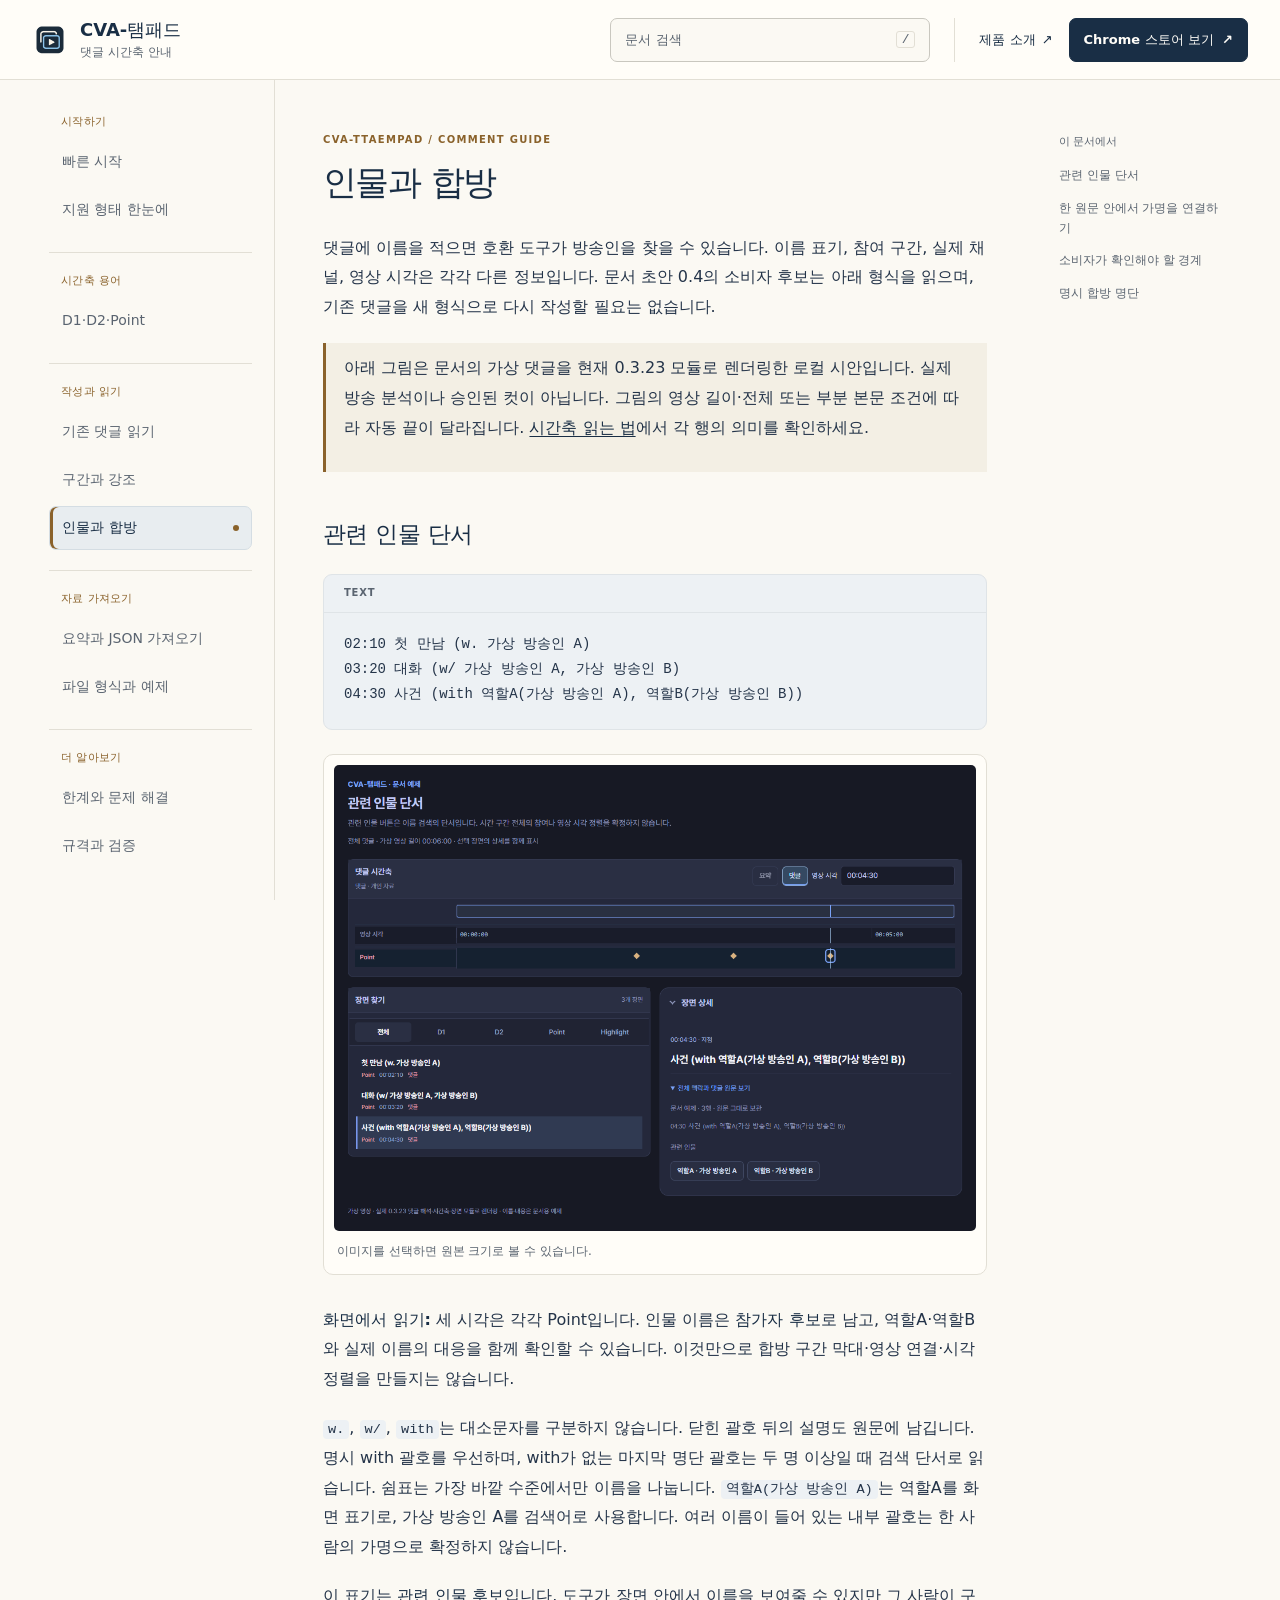
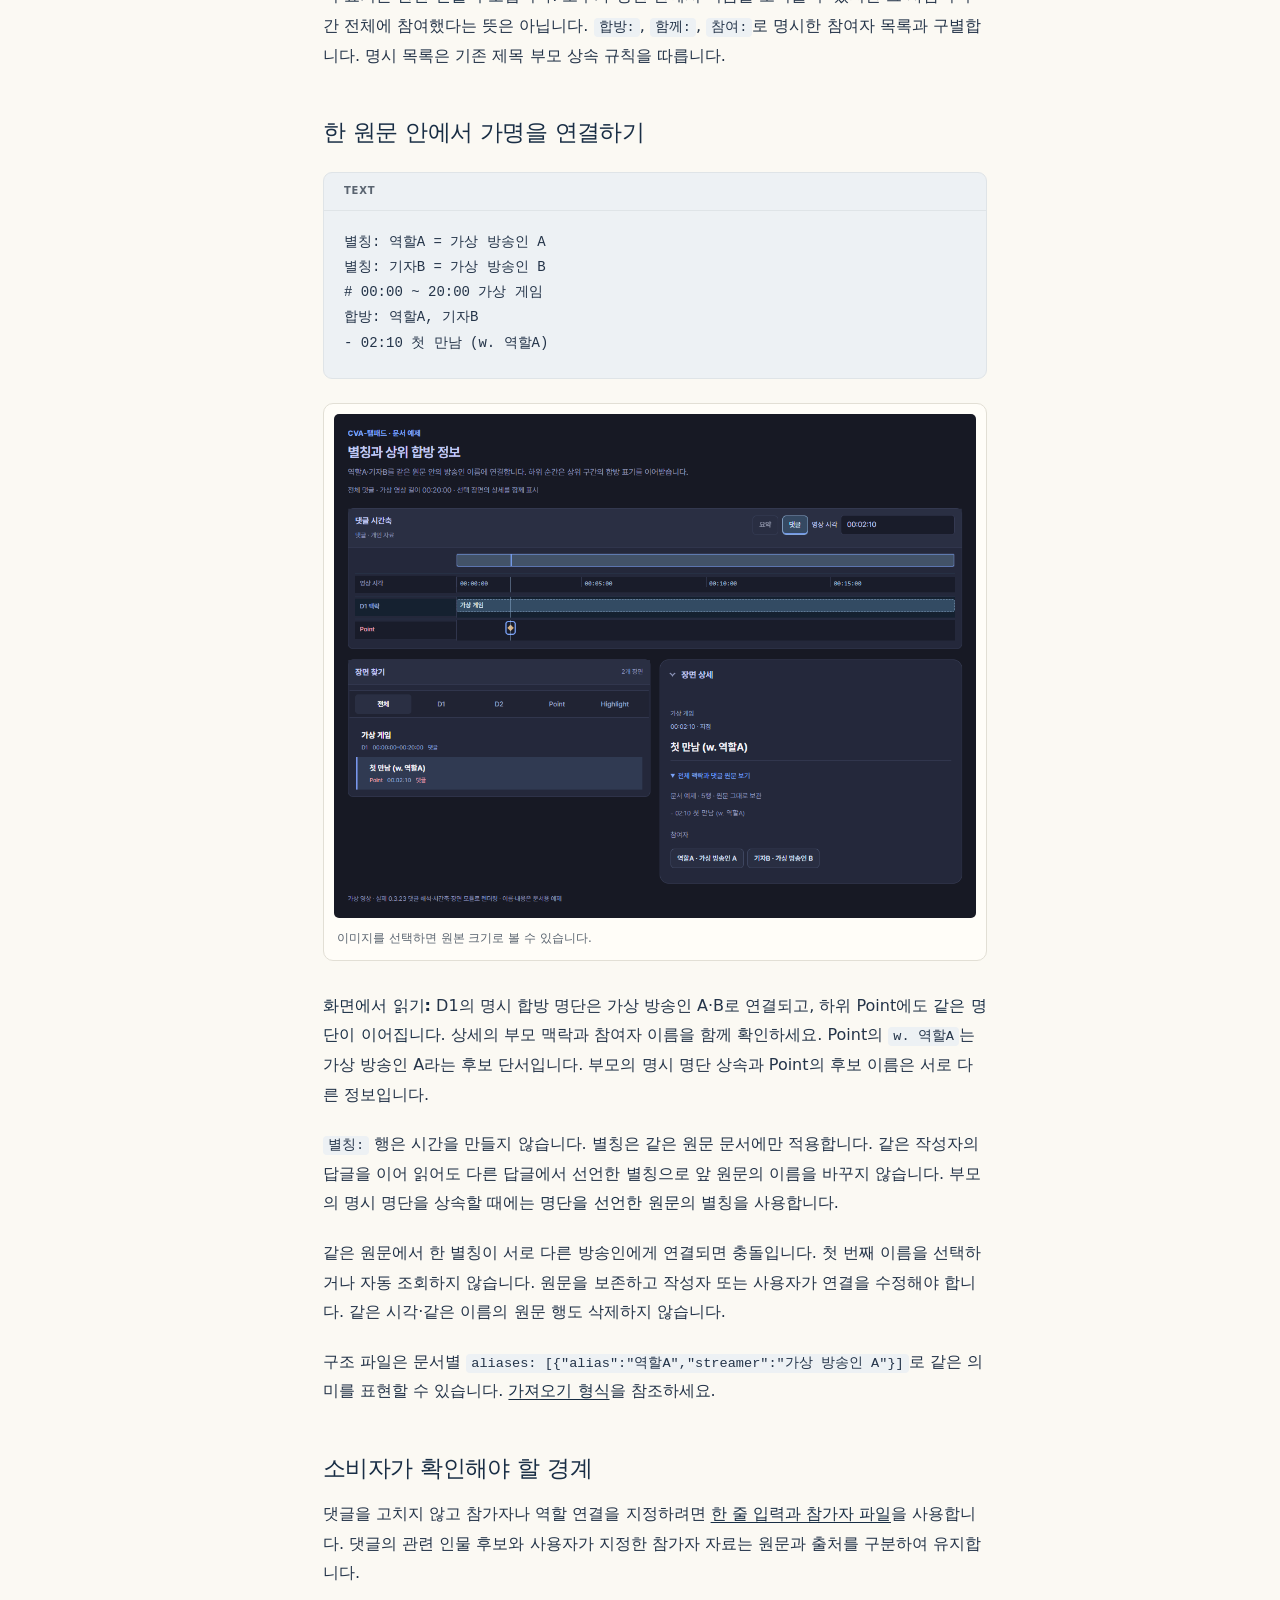
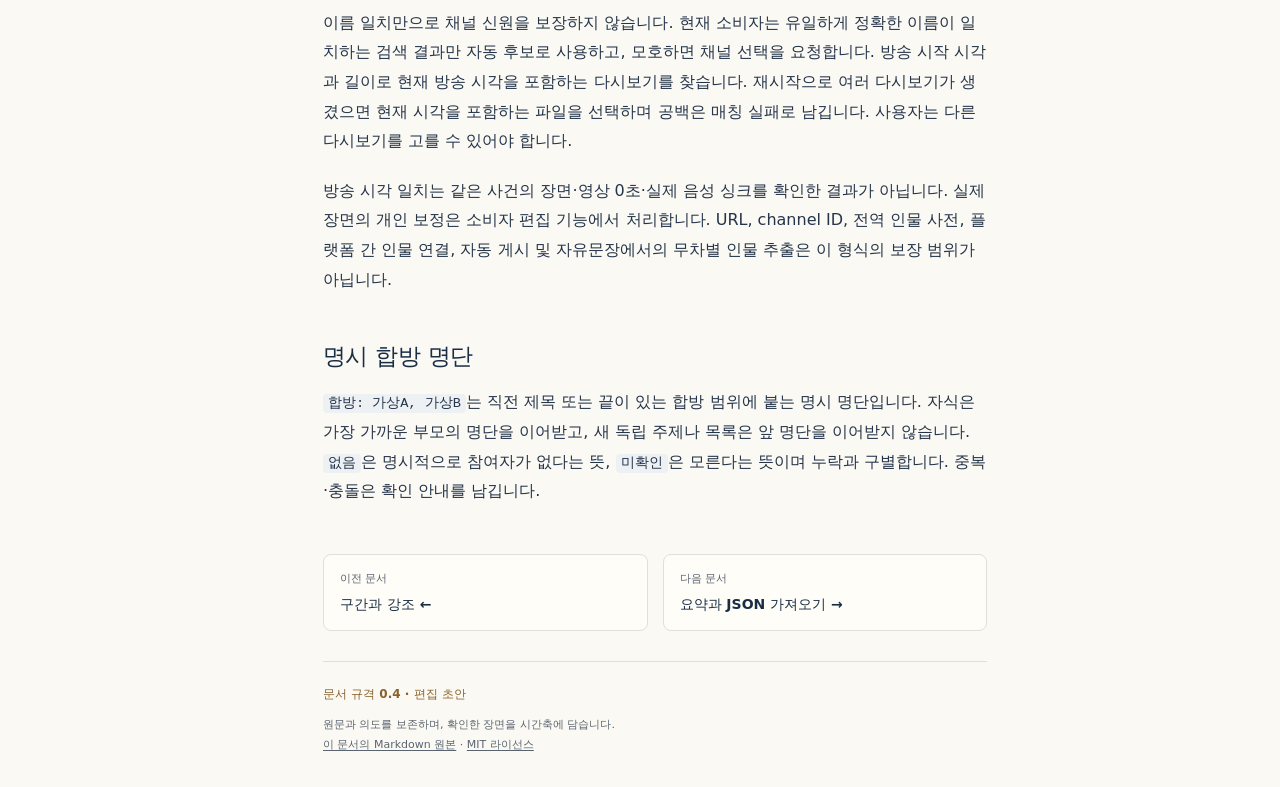
<file: docs/people.html>
<!doctype html>
<html lang="ko">
<head>
  <meta charset="utf-8"><meta name="viewport" content="width=device-width,initial-scale=1">
  <title>인물과 합방 · CVA-탬패드 댓글 안내</title>
  <meta name="description" content="CVA-탬패드가 읽는 댓글 시각과 목차, 구간, 인물, 파일 형식을 예제로 설명합니다.">
  <meta name="color-scheme" content="light">
  <link rel="icon" href="assets/app-icon.png" type="image/png">
  <link rel="stylesheet" href="assets/site.css">
  <script src="assets/search-index.js" defer></script><script src="assets/site.js" defer></script>
</head>
<body>
  <a class="skip-link" href="#main">본문으로 건너뛰기</a>
  <header class="site-header">
    <a class="brand" href="index.html"><img src="assets/app-icon.png" alt="" width="36" height="36"><span>CVA-탬패드<small>댓글 시간축 안내</small></span></a>
    <button class="search-open" type="button" hidden><span>문서 검색</span><kbd aria-hidden="true">/</kbd></button>
    <nav class="header-actions" aria-label="제품 링크"><a class="product-link" href="https://ttaem.com/brand/ttaempad">제품 소개 <span aria-hidden="true">↗</span></a><a class="store-cta" href="https://chromewebstore.google.com/detail/ajokeikoipagcdnpdkkbamidkjgeghon/preview?hl=ko&amp;authuser=0">Chrome 스토어 보기 <span aria-hidden="true">↗</span></a></nav>
  </header>
  <div class="site-layout">
    <aside class="sidebar"><details class="nav-drawer" open><summary>문서 목차</summary><nav aria-label="문서"><div class="nav-section" role="group" aria-labelledby="nav-시작하기"><p id="nav-시작하기" class="nav-group">시작하기</p>
<a href="index.html">빠른 시작</a>
<a href="formats.html">지원 형태 한눈에</a>
</div>
<div class="nav-section" role="group" aria-labelledby="nav-시간축-용어"><p id="nav-시간축-용어" class="nav-group">시간축 용어</p>
<a href="timeline.html">D1·D2·Point</a>
</div>
<div class="nav-section" role="group" aria-labelledby="nav-작성과-읽기"><p id="nav-작성과-읽기" class="nav-group">작성과 읽기</p>
<a href="existing.html">기존 댓글 읽기</a>
<a href="ranges.html">구간과 강조</a>
<a href="people.html" aria-current="page">인물과 합방</a>
</div>
<div class="nav-section" role="group" aria-labelledby="nav-자료-가져오기"><p id="nav-자료-가져오기" class="nav-group">자료 가져오기</p>
<a href="summary.html">요약과 JSON 가져오기</a>
<a href="files.html">파일 형식과 예제</a>
</div>
<div class="nav-section" role="group" aria-labelledby="nav-더-알아보기"><p id="nav-더-알아보기" class="nav-group">더 알아보기</p>
<a href="limits.html">한계와 문제 해결</a>
<a href="reference.html">규격과 검증</a>
</div></nav><div class="sidebar-foot"><span>지원 기준 0.3.23 후보</span><a href="https://github.com/ttaem00/cva-ttaempad-timeline-spec">공개 문서 저장소 ↗</a></div></details></aside>
    <main id="main" tabindex="-1"><p class="eyebrow">CVA-TTAEMPAD / COMMENT GUIDE</p><article><h1 id="인물과-합방">인물과 합방</h1>
<p>댓글에 이름을 적으면 호환 도구가 방송인을 찾을 수 있습니다. 이름 표기, 참여 구간, 실제 채널, 영상 시각은 각각 다른 정보입니다. 문서 초안 0.4의 소비자 후보는 아래 형식을 읽으며, 기존 댓글을 새 형식으로 다시 작성할 필요는 없습니다.</p>
<blockquote><p>아래 그림은 문서의 가상 댓글을 현재 0.3.23 모듈로 렌더링한 로컬 시안입니다. 실제 방송 분석이나 승인된 컷이 아닙니다. 그림의 영상 길이·전체 또는 부분 본문 조건에 따라 자동 끝이 달라집니다. <a href="timeline.html">시간축 읽는 법</a>에서 각 행의 의미를 확인하세요.</p></blockquote>
<h2 id="관련-인물-단서">관련 인물 단서</h2>
<div class="code-example"><span class="code-label">TEXT</span><pre><code>02:10 첫 만남 (w. 가상 방송인 A)
03:20 대화 (w/ 가상 방송인 A, 가상 방송인 B)
04:30 사건 (with 역할A(가상 방송인 A), 역할B(가상 방송인 B))</code></pre></div>
<figure class="screen-figure"><a href="assets/examples/people-1.png" aria-label="세 Point와 w. 또는 with에서 읽은 참가자 후보 및 역할 이름이 함께 표시된 예제 — 원본 이미지 보기"><img src="assets/examples/people-1.png" alt="세 Point와 w. 또는 with에서 읽은 참가자 후보 및 역할 이름이 함께 표시된 예제" width="1120" height="813" loading="lazy" decoding="async"></a><figcaption>이미지를 선택하면 원본 크기로 볼 수 있습니다.</figcaption></figure>
<p><strong>화면에서 읽기:</strong> 세 시각은 각각 Point입니다. 인물 이름은 <strong>참가자 후보</strong>로 남고, 역할A·역할B와 실제 이름의 대응을 함께 확인할 수 있습니다. 이것만으로 합방 구간 막대·영상 연결·시각 정렬을 만들지는 않습니다.</p>
<p><code>w.</code>, <code>w/</code>, <code>with</code>는 대소문자를 구분하지 않습니다. 닫힌 괄호 뒤의 설명도 원문에 남깁니다. 명시 with 괄호를 우선하며, with가 없는 마지막 명단 괄호는 두 명 이상일 때 검색 단서로 읽습니다. 쉼표는 가장 바깥 수준에서만 이름을 나눕니다. <code>역할A(가상 방송인 A)</code>는 역할A를 화면 표기로, 가상 방송인 A를 검색어로 사용합니다. 여러 이름이 들어 있는 내부 괄호는 한 사람의 가명으로 확정하지 않습니다.</p>
<p>이 표기는 <strong>관련 인물 후보</strong>입니다. 도구가 장면 안에서 이름을 보여줄 수 있지만 그 사람이 구간 전체에 참여했다는 뜻은 아닙니다. <code>합방:</code>, <code>함께:</code>, <code>참여:</code>로 명시한 참여자 목록과 구별합니다. 명시 목록은 기존 제목 부모 상속 규칙을 따릅니다.</p>
<h2 id="한-원문-안에서-가명을-연결하기">한 원문 안에서 가명을 연결하기</h2>
<div class="code-example"><span class="code-label">TEXT</span><pre><code>별칭: 역할A = 가상 방송인 A
별칭: 기자B = 가상 방송인 B
# 00:00 ~ 20:00 가상 게임
합방: 역할A, 기자B
- 02:10 첫 만남 (w. 역할A)</code></pre></div>
<figure class="screen-figure"><a href="assets/examples/people-2.png" aria-label="D1 가상 게임과 02:10 Point에 상위 합방 명단 및 역할A의 별칭 연결이 표시된 예제 — 원본 이미지 보기"><img src="assets/examples/people-2.png" alt="D1 가상 게임과 02:10 Point에 상위 합방 명단 및 역할A의 별칭 연결이 표시된 예제" width="1120" height="879" loading="lazy" decoding="async"></a><figcaption>이미지를 선택하면 원본 크기로 볼 수 있습니다.</figcaption></figure>
<p><strong>화면에서 읽기:</strong> D1의 명시 합방 명단은 가상 방송인 A·B로 연결되고, 하위 Point에도 <strong>같은 명단이 이어집니다</strong>. 상세의 부모 맥락과 참여자 이름을 함께 확인하세요. Point의 <code>w. 역할A</code>는 가상 방송인 A라는 후보 단서입니다. 부모의 명시 명단 상속과 Point의 후보 이름은 서로 다른 정보입니다.</p>
<p><code>별칭:</code> 행은 시간을 만들지 않습니다. 별칭은 같은 원문 문서에만 적용합니다. 같은 작성자의 답글을 이어 읽어도 다른 답글에서 선언한 별칭으로 앞 원문의 이름을 바꾸지 않습니다. 부모의 명시 명단을 상속할 때에는 <strong>명단을 선언한 원문</strong>의 별칭을 사용합니다.</p>
<p>같은 원문에서 한 별칭이 서로 다른 방송인에게 연결되면 충돌입니다. 첫 번째 이름을 선택하거나 자동 조회하지 않습니다. 원문을 보존하고 작성자 또는 사용자가 연결을 수정해야 합니다. 같은 시각·같은 이름의 원문 행도 삭제하지 않습니다.</p>
<p>구조 파일은 문서별 <code>aliases: [{&quot;alias&quot;:&quot;역할A&quot;,&quot;streamer&quot;:&quot;가상 방송인 A&quot;}]</code>로 같은 의미를 표현할 수 있습니다. <a href="files.html">가져오기 형식</a>을 참조하세요.</p>
<h2 id="소비자가-확인해야-할-경계">소비자가 확인해야 할 경계</h2>
<p>댓글을 고치지 않고 참가자나 역할 연결을 지정하려면 <a href="files.html#참가자와-역할-이름-가져오기">한 줄 입력과 참가자 파일</a>을 사용합니다. 댓글의 관련 인물 후보와 사용자가 지정한 참가자 자료는 원문과 출처를 구분하여 유지합니다.</p>
<p>이름 일치만으로 채널 신원을 보장하지 않습니다. 현재 소비자는 유일하게 정확한 이름이 일치하는 검색 결과만 자동 후보로 사용하고, 모호하면 채널 선택을 요청합니다. 방송 시작 시각과 길이로 현재 방송 시각을 포함하는 다시보기를 찾습니다. 재시작으로 여러 다시보기가 생겼으면 현재 시각을 포함하는 파일을 선택하며 공백은 매칭 실패로 남깁니다. 사용자는 다른 다시보기를 고를 수 있어야 합니다.</p>
<p>방송 시각 일치는 같은 사건의 장면·영상 0초·실제 음성 싱크를 확인한 결과가 아닙니다. 실제 장면의 개인 보정은 소비자 편집 기능에서 처리합니다. URL, channel ID, 전역 인물 사전, 플랫폼 간 인물 연결, 자동 게시 및 자유문장에서의 무차별 인물 추출은 이 형식의 보장 범위가 아닙니다.</p>
<h2 id="명시-합방-명단">명시 합방 명단</h2>
<p><code>합방: 가상A, 가상B</code>는 직전 제목 또는 끝이 있는 합방 범위에 붙는 명시 명단입니다. 자식은 가장 가까운 부모의 명단을 이어받고, 새 독립 주제나 목록은 앞 명단을 이어받지 않습니다. <code>없음</code>은 명시적으로 참여자가 없다는 뜻, <code>미확인</code>은 모른다는 뜻이며 누락과 구별합니다. 중복·충돌은 확인 안내를 남깁니다.</p></article><nav class="page-turn" aria-label="이전 다음 문서"><a href="ranges.html"><small>이전 문서</small><span>구간과 강조 ←</span></a><a href="summary.html"><small>다음 문서</small><span>요약과 JSON 가져오기 →</span></a></nav><footer><p class="doc-meta">문서 규격 0.4 · 편집 초안</p>원문과 의도를 보존하며, 확인한 장면을 시간축에 담습니다.<br><a href="source/people.md">이 문서의 Markdown 원본</a> · <a href="https://github.com/ttaem00/cva-ttaempad-timeline-spec/blob/main/LICENSE">MIT 라이선스</a></footer></main>
    <aside class="toc"><nav aria-label="현재 문서 목차"><p>이 문서에서</p><a class="toc-depth-2" href="#관련-인물-단서">관련 인물 단서</a><a class="toc-depth-2" href="#한-원문-안에서-가명을-연결하기">한 원문 안에서 가명을 연결하기</a><a class="toc-depth-2" href="#소비자가-확인해야-할-경계">소비자가 확인해야 할 경계</a><a class="toc-depth-2" href="#명시-합방-명단">명시 합방 명단</a></nav></aside>
  </div>
  <dialog id="search-dialog" aria-labelledby="search-title"><form method="dialog" class="search-head"><h2 id="search-title">문서 검색</h2><button aria-label="검색 닫기">닫기</button></form><label for="search-input">찾을 내용</label><input id="search-input" type="search" placeholder="예: 들여쓰기, 괄호, 합방" autocomplete="off"><p id="search-status" role="status">단어를 입력하면 문서를 찾습니다.</p><div id="search-results"></div></dialog>
  <noscript><p class="no-script">본문과 목차는 그대로 읽을 수 있습니다. 검색은 브라우저의 페이지 찾기(Ctrl+F)를 사용하세요.</p></noscript>
</body></html>
</file>
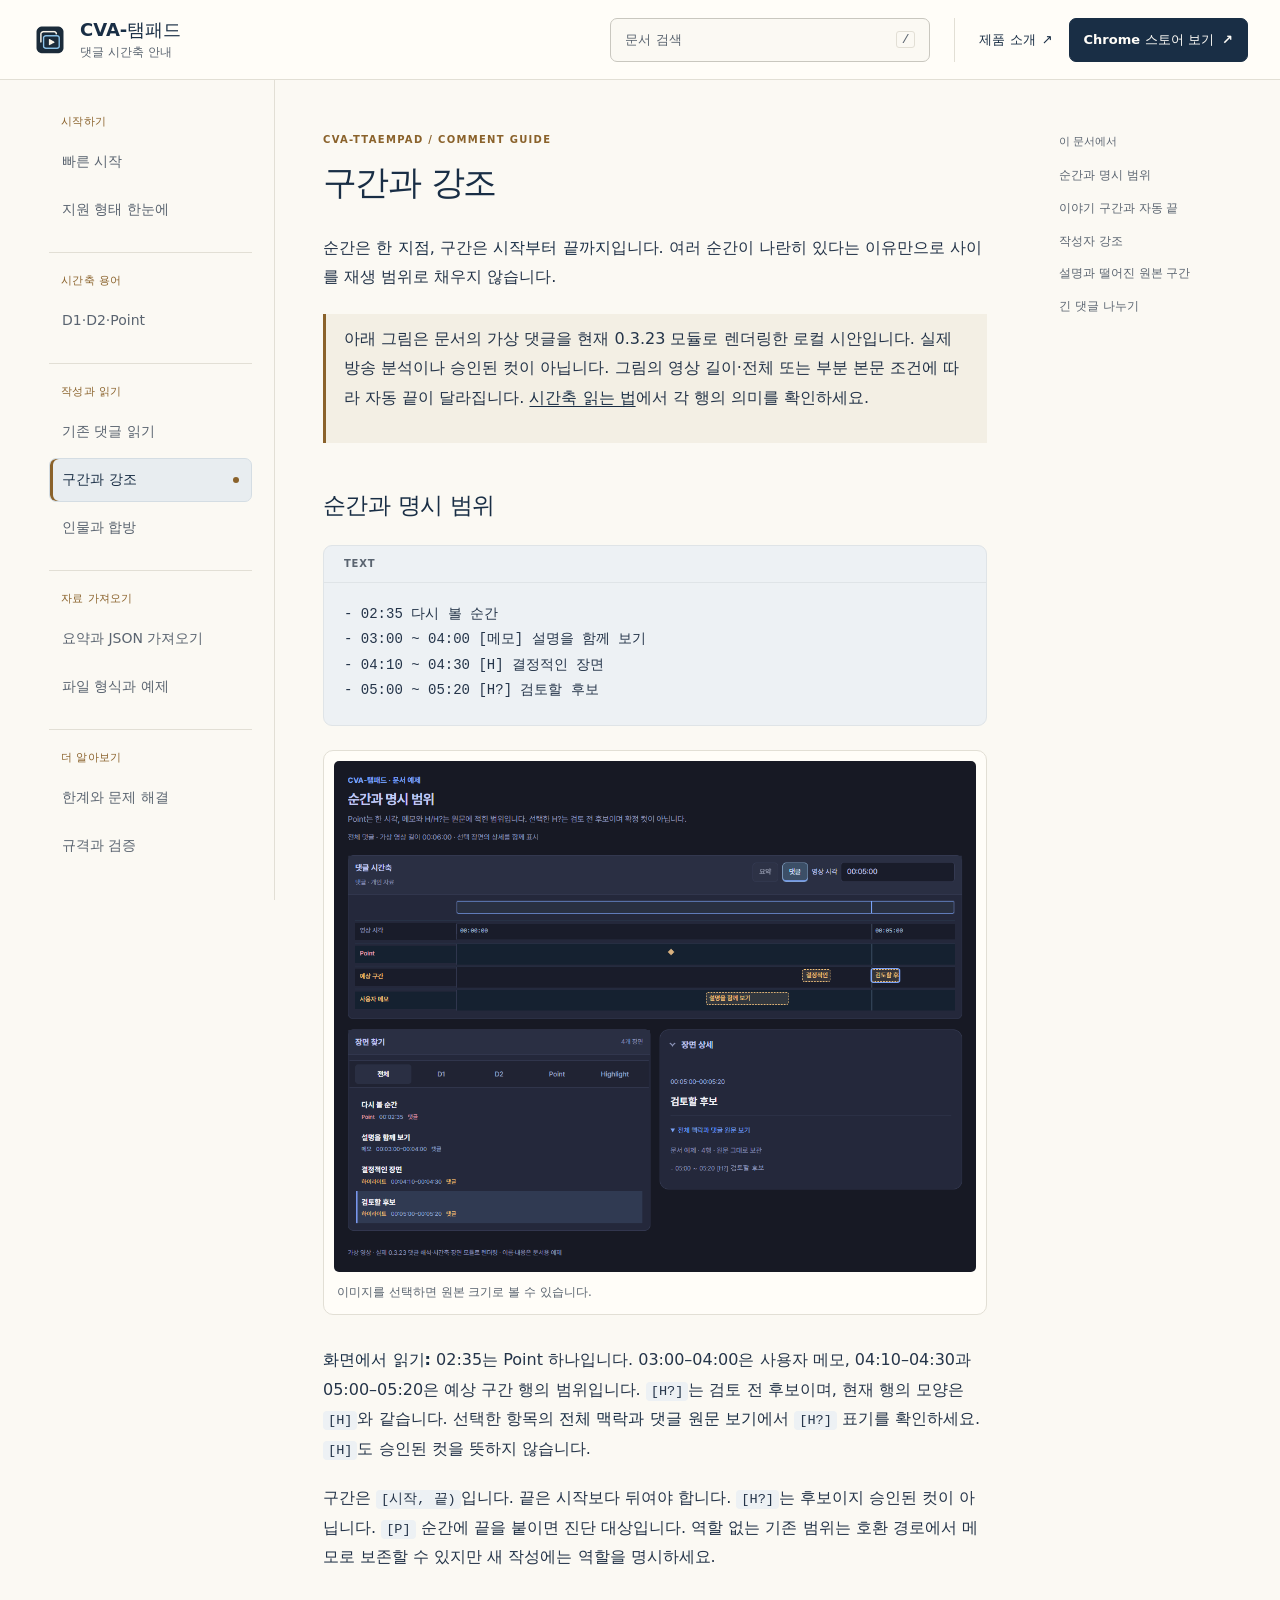
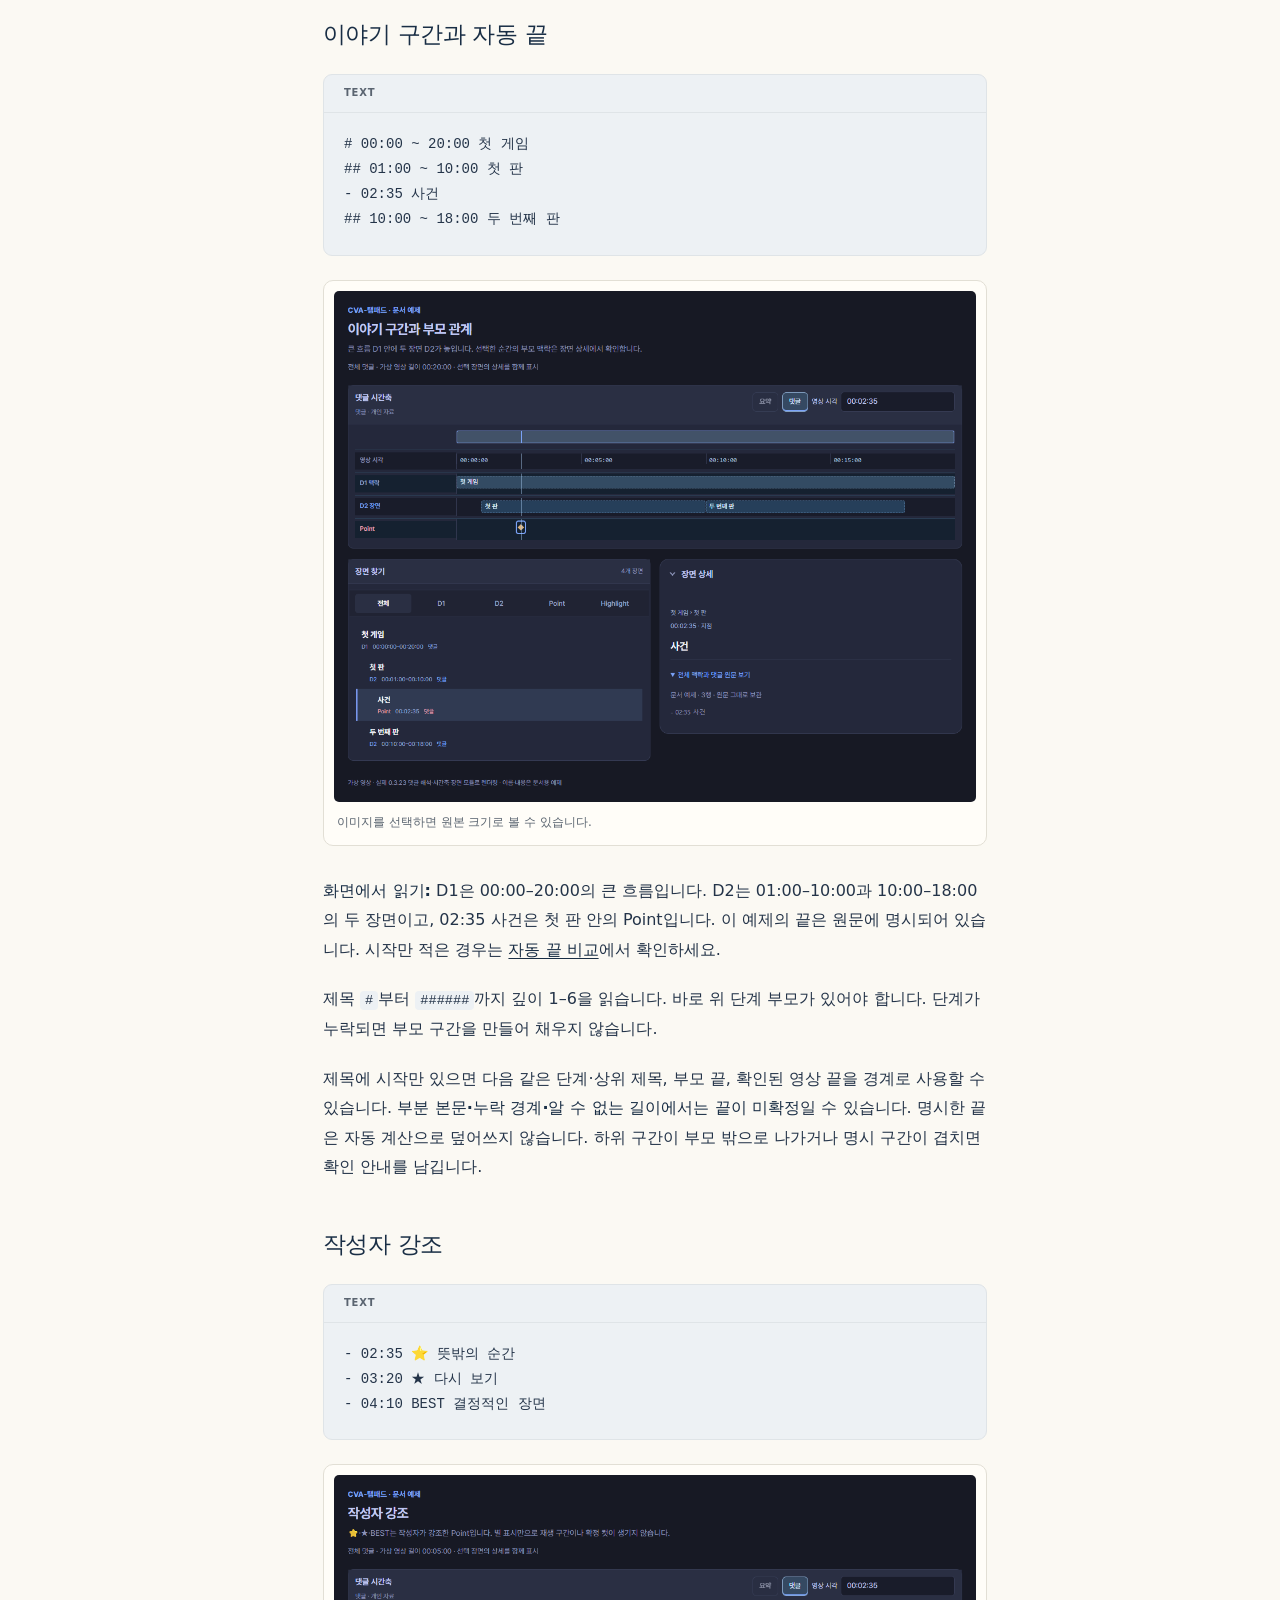
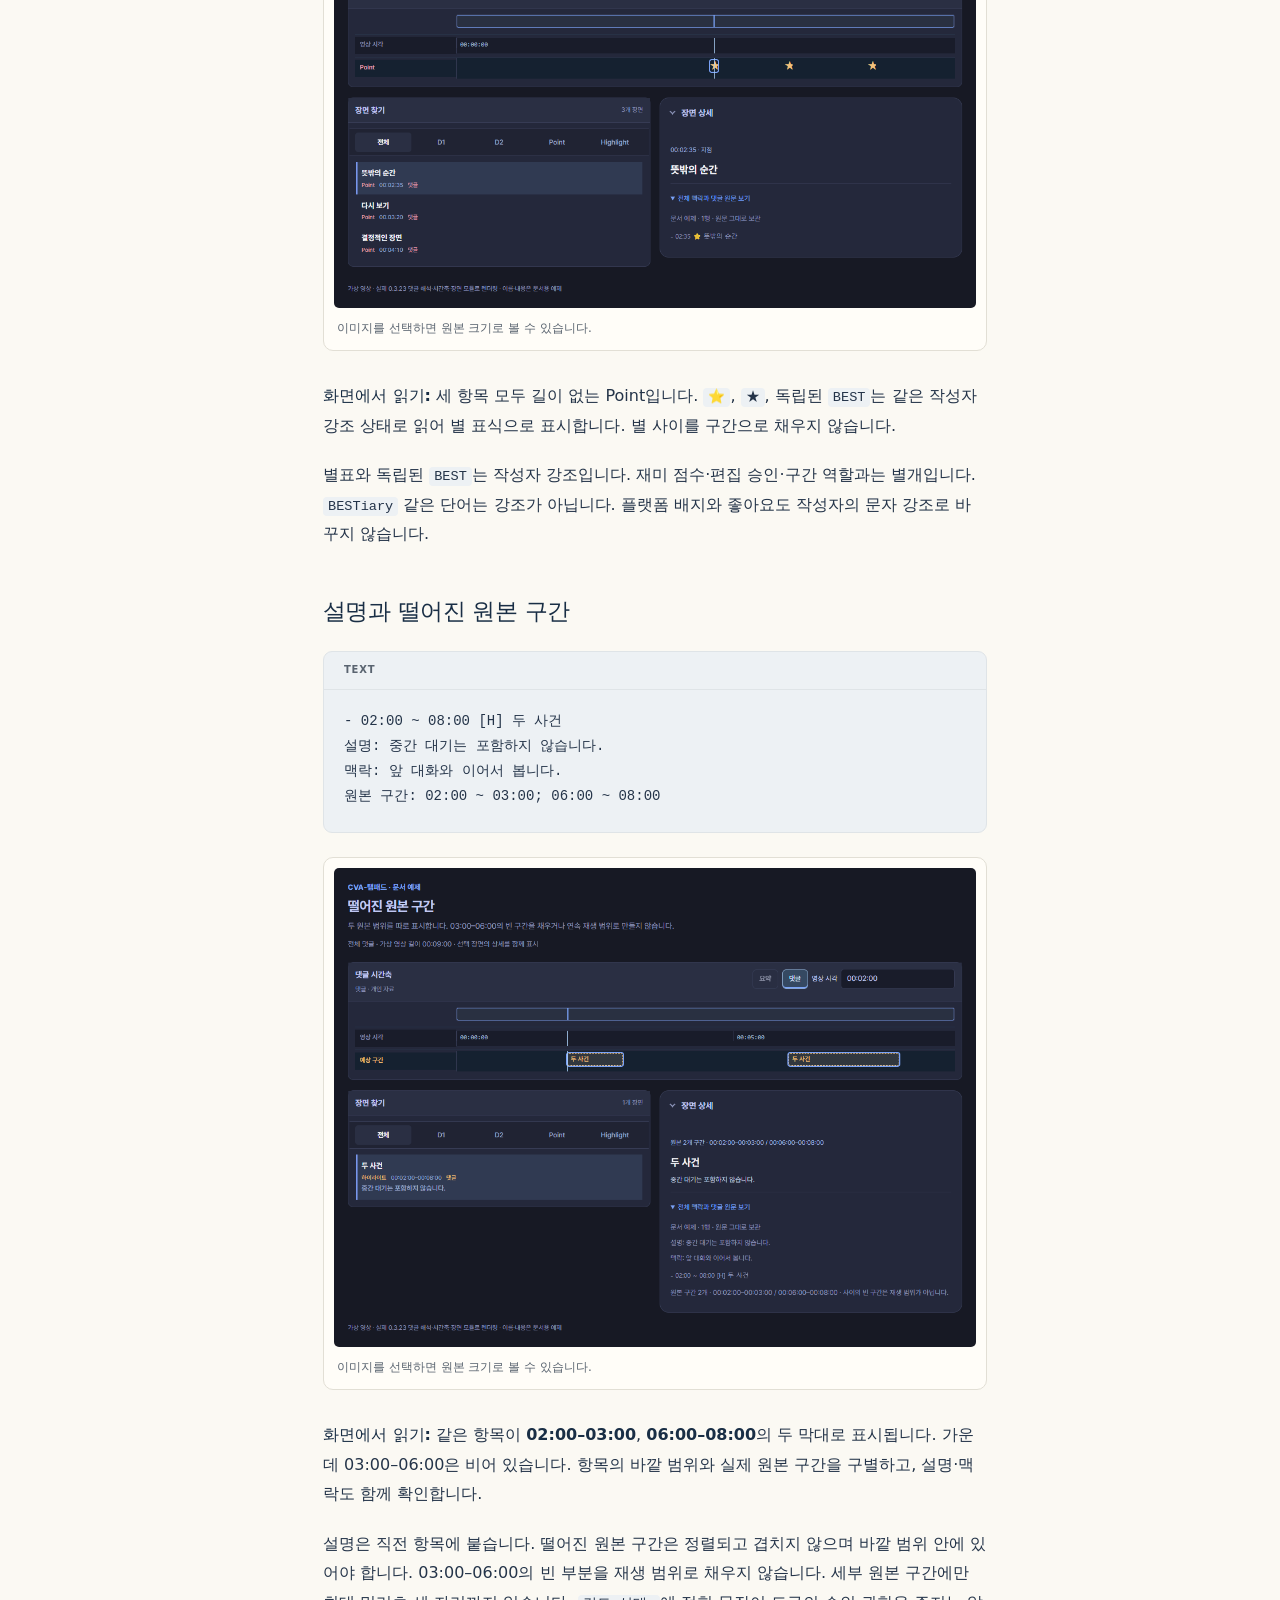
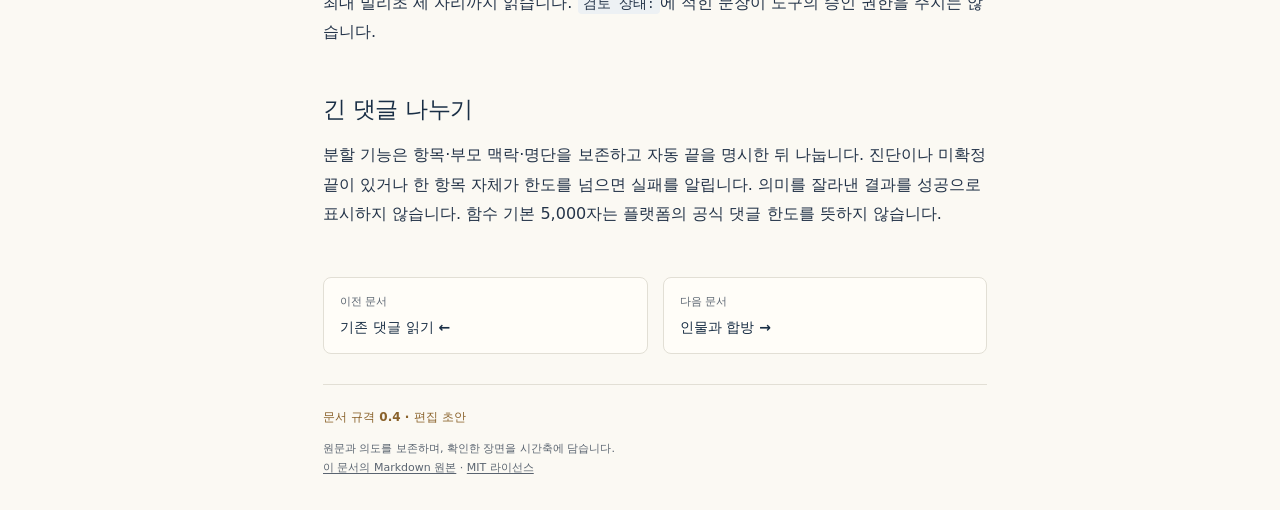
<file: docs/ranges.html>
<!doctype html>
<html lang="ko">
<head>
  <meta charset="utf-8"><meta name="viewport" content="width=device-width,initial-scale=1">
  <title>구간과 강조 · CVA-탬패드 댓글 안내</title>
  <meta name="description" content="CVA-탬패드가 읽는 댓글 시각과 목차, 구간, 인물, 파일 형식을 예제로 설명합니다.">
  <meta name="color-scheme" content="light">
  <link rel="icon" href="assets/app-icon.png" type="image/png">
  <link rel="stylesheet" href="assets/site.css">
  <script src="assets/search-index.js" defer></script><script src="assets/site.js" defer></script>
</head>
<body>
  <a class="skip-link" href="#main">본문으로 건너뛰기</a>
  <header class="site-header">
    <a class="brand" href="index.html"><img src="assets/app-icon.png" alt="" width="36" height="36"><span>CVA-탬패드<small>댓글 시간축 안내</small></span></a>
    <button class="search-open" type="button" hidden><span>문서 검색</span><kbd aria-hidden="true">/</kbd></button>
    <nav class="header-actions" aria-label="제품 링크"><a class="product-link" href="https://ttaem.com/brand/ttaempad">제품 소개 <span aria-hidden="true">↗</span></a><a class="store-cta" href="https://chromewebstore.google.com/detail/ajokeikoipagcdnpdkkbamidkjgeghon/preview?hl=ko&amp;authuser=0">Chrome 스토어 보기 <span aria-hidden="true">↗</span></a></nav>
  </header>
  <div class="site-layout">
    <aside class="sidebar"><details class="nav-drawer" open><summary>문서 목차</summary><nav aria-label="문서"><div class="nav-section" role="group" aria-labelledby="nav-시작하기"><p id="nav-시작하기" class="nav-group">시작하기</p>
<a href="index.html">빠른 시작</a>
<a href="formats.html">지원 형태 한눈에</a>
</div>
<div class="nav-section" role="group" aria-labelledby="nav-시간축-용어"><p id="nav-시간축-용어" class="nav-group">시간축 용어</p>
<a href="timeline.html">D1·D2·Point</a>
</div>
<div class="nav-section" role="group" aria-labelledby="nav-작성과-읽기"><p id="nav-작성과-읽기" class="nav-group">작성과 읽기</p>
<a href="existing.html">기존 댓글 읽기</a>
<a href="ranges.html" aria-current="page">구간과 강조</a>
<a href="people.html">인물과 합방</a>
</div>
<div class="nav-section" role="group" aria-labelledby="nav-자료-가져오기"><p id="nav-자료-가져오기" class="nav-group">자료 가져오기</p>
<a href="summary.html">요약과 JSON 가져오기</a>
<a href="files.html">파일 형식과 예제</a>
</div>
<div class="nav-section" role="group" aria-labelledby="nav-더-알아보기"><p id="nav-더-알아보기" class="nav-group">더 알아보기</p>
<a href="limits.html">한계와 문제 해결</a>
<a href="reference.html">규격과 검증</a>
</div></nav><div class="sidebar-foot"><span>지원 기준 0.3.23 후보</span><a href="https://github.com/ttaem00/cva-ttaempad-timeline-spec">공개 문서 저장소 ↗</a></div></details></aside>
    <main id="main" tabindex="-1"><p class="eyebrow">CVA-TTAEMPAD / COMMENT GUIDE</p><article><h1 id="구간과-강조">구간과 강조</h1>
<p>순간은 <strong>한 지점</strong>, 구간은 <strong>시작부터 끝까지</strong>입니다. 여러 순간이 나란히 있다는 이유만으로 사이를 재생 범위로 채우지 않습니다.</p>
<blockquote><p>아래 그림은 문서의 가상 댓글을 현재 0.3.23 모듈로 렌더링한 로컬 시안입니다. 실제 방송 분석이나 승인된 컷이 아닙니다. 그림의 영상 길이·전체 또는 부분 본문 조건에 따라 자동 끝이 달라집니다. <a href="timeline.html">시간축 읽는 법</a>에서 각 행의 의미를 확인하세요.</p></blockquote>
<h2 id="순간과-명시-범위">순간과 명시 범위</h2>
<div class="code-example"><span class="code-label">TEXT</span><pre><code>- 02:35 다시 볼 순간
- 03:00 ~ 04:00 [메모] 설명을 함께 보기
- 04:10 ~ 04:30 [H] 결정적인 장면
- 05:00 ~ 05:20 [H?] 검토할 후보</code></pre></div>
<figure class="screen-figure"><a href="assets/examples/ranges-1.png" aria-label="Point 하나와 사용자 메모 막대, H 및 H? 하이라이트 범위가 표시된 시간축 — 원본 이미지 보기"><img src="assets/examples/ranges-1.png" alt="Point 하나와 사용자 메모 막대, H 및 H? 하이라이트 범위가 표시된 시간축" width="1120" height="891" loading="lazy" decoding="async"></a><figcaption>이미지를 선택하면 원본 크기로 볼 수 있습니다.</figcaption></figure>
<p><strong>화면에서 읽기:</strong> 02:35는 Point 하나입니다. 03:00–04:00은 사용자 메모, 04:10–04:30과 05:00–05:20은 예상 구간 행의 범위입니다. <code>[H?]</code>는 검토 전 후보이며, 현재 행의 모양은 <code>[H]</code>와 같습니다. 선택한 항목의 <strong>전체 맥락과 댓글 원문 보기</strong>에서 <code>[H?]</code> 표기를 확인하세요. <code>[H]</code>도 승인된 컷을 뜻하지 않습니다.</p>
<p>구간은 <code>[시작, 끝)</code>입니다. 끝은 시작보다 뒤여야 합니다. <code>[H?]</code>는 후보이지 승인된 컷이 아닙니다. <code>[P]</code> 순간에 끝을 붙이면 진단 대상입니다. 역할 없는 기존 범위는 호환 경로에서 메모로 보존할 수 있지만 새 작성에는 역할을 명시하세요.</p>
<h2 id="이야기-구간과-자동-끝">이야기 구간과 자동 끝</h2>
<div class="code-example"><span class="code-label">TEXT</span><pre><code># 00:00 ~ 20:00 첫 게임
## 01:00 ~ 10:00 첫 판
- 02:35 사건
## 10:00 ~ 18:00 두 번째 판</code></pre></div>
<figure class="screen-figure"><a href="assets/examples/ranges-2.png" aria-label="D1 첫 게임 안에 D2 첫 판과 두 번째 판, 첫 판 안의 02:35 Point가 표시된 시간축 — 원본 이미지 보기"><img src="assets/examples/ranges-2.png" alt="D1 첫 게임 안에 D2 첫 판과 두 번째 판, 첫 판 안의 02:35 Point가 표시된 시간축" width="1120" height="893" loading="lazy" decoding="async"></a><figcaption>이미지를 선택하면 원본 크기로 볼 수 있습니다.</figcaption></figure>
<p><strong>화면에서 읽기:</strong> D1은 00:00–20:00의 큰 흐름입니다. D2는 01:00–10:00과 10:00–18:00의 두 장면이고, 02:35 사건은 첫 판 안의 Point입니다. 이 예제의 끝은 원문에 명시되어 있습니다. 시작만 적은 경우는 <a href="timeline.html#자동-끝과-예상-구간은-다릅니다">자동 끝 비교</a>에서 확인하세요.</p>
<p>제목 <code>#</code>부터 <code>######</code>까지 깊이 1–6을 읽습니다. 바로 위 단계 부모가 있어야 합니다. 단계가 누락되면 부모 구간을 만들어 채우지 않습니다.</p>
<p>제목에 시작만 있으면 다음 같은 단계·상위 제목, 부모 끝, 확인된 영상 끝을 경계로 사용할 수 있습니다. <strong>부분 본문·누락 경계·알 수 없는 길이에서는 끝이 미확정</strong>일 수 있습니다. 명시한 끝은 자동 계산으로 덮어쓰지 않습니다. 하위 구간이 부모 밖으로 나가거나 명시 구간이 겹치면 확인 안내를 남깁니다.</p>
<h2 id="작성자-강조">작성자 강조</h2>
<div class="code-example"><span class="code-label">TEXT</span><pre><code>- 02:35 ⭐ 뜻밖의 순간
- 03:20 ★ 다시 보기
- 04:10 BEST 결정적인 장면</code></pre></div>
<figure class="screen-figure"><a href="assets/examples/ranges-3.png" aria-label="02:35, 03:20, 04:10 세 순간에 작성자 강조 별이 표시된 시간축 — 원본 이미지 보기"><img src="assets/examples/ranges-3.png" alt="02:35, 03:20, 04:10 세 순간에 작성자 강조 별이 표시된 시간축" width="1120" height="755" loading="lazy" decoding="async"></a><figcaption>이미지를 선택하면 원본 크기로 볼 수 있습니다.</figcaption></figure>
<p><strong>화면에서 읽기:</strong> 세 항목 모두 길이 없는 Point입니다. <code>⭐</code>, <code>★</code>, 독립된 <code>BEST</code>는 같은 작성자 강조 상태로 읽어 별 표식으로 표시합니다. 별 사이를 구간으로 채우지 않습니다.</p>
<p>별표와 독립된 <code>BEST</code>는 작성자 강조입니다. 재미 점수·편집 승인·구간 역할과는 별개입니다. <code>BESTiary</code> 같은 단어는 강조가 아닙니다. 플랫폼 배지와 좋아요도 작성자의 문자 강조로 바꾸지 않습니다.</p>
<h2 id="설명과-떨어진-원본-구간">설명과 떨어진 원본 구간</h2>
<div class="code-example"><span class="code-label">TEXT</span><pre><code>- 02:00 ~ 08:00 [H] 두 사건
설명: 중간 대기는 포함하지 않습니다.
맥락: 앞 대화와 이어서 봅니다.
원본 구간: 02:00 ~ 03:00; 06:00 ~ 08:00</code></pre></div>
<figure class="screen-figure"><a href="assets/examples/ranges-4.png" aria-label="하이라이트의 원본 범위가 02:00부터 03:00, 06:00부터 08:00의 떨어진 두 막대로 표시되고 설명이 보존된 시간축 — 원본 이미지 보기"><img src="assets/examples/ranges-4.png" alt="하이라이트의 원본 범위가 02:00부터 03:00, 06:00부터 08:00의 떨어진 두 막대로 표시되고 설명이 보존된 시간축" width="1120" height="836" loading="lazy" decoding="async"></a><figcaption>이미지를 선택하면 원본 크기로 볼 수 있습니다.</figcaption></figure>
<p><strong>화면에서 읽기:</strong> 같은 항목이 <strong>02:00–03:00</strong>, <strong>06:00–08:00</strong>의 두 막대로 표시됩니다. 가운데 03:00–06:00은 비어 있습니다. 항목의 바깥 범위와 실제 원본 구간을 구별하고, 설명·맥락도 함께 확인합니다.</p>
<p>설명은 직전 항목에 붙습니다. 떨어진 원본 구간은 정렬되고 겹치지 않으며 바깥 범위 안에 있어야 합니다. 03:00–06:00의 빈 부분을 재생 범위로 채우지 않습니다. 세부 원본 구간에만 최대 밀리초 세 자리까지 읽습니다. <code>검토 상태:</code>에 적힌 문장이 도구의 승인 권한을 주지는 않습니다.</p>
<h2 id="긴-댓글-나누기">긴 댓글 나누기</h2>
<p>분할 기능은 항목·부모 맥락·명단을 보존하고 자동 끝을 명시한 뒤 나눕니다. 진단이나 미확정 끝이 있거나 한 항목 자체가 한도를 넘으면 실패를 알립니다. 의미를 잘라낸 결과를 성공으로 표시하지 않습니다. 함수 기본 5,000자는 플랫폼의 공식 댓글 한도를 뜻하지 않습니다.</p></article><nav class="page-turn" aria-label="이전 다음 문서"><a href="existing.html"><small>이전 문서</small><span>기존 댓글 읽기 ←</span></a><a href="people.html"><small>다음 문서</small><span>인물과 합방 →</span></a></nav><footer><p class="doc-meta">문서 규격 0.4 · 편집 초안</p>원문과 의도를 보존하며, 확인한 장면을 시간축에 담습니다.<br><a href="source/ranges.md">이 문서의 Markdown 원본</a> · <a href="https://github.com/ttaem00/cva-ttaempad-timeline-spec/blob/main/LICENSE">MIT 라이선스</a></footer></main>
    <aside class="toc"><nav aria-label="현재 문서 목차"><p>이 문서에서</p><a class="toc-depth-2" href="#순간과-명시-범위">순간과 명시 범위</a><a class="toc-depth-2" href="#이야기-구간과-자동-끝">이야기 구간과 자동 끝</a><a class="toc-depth-2" href="#작성자-강조">작성자 강조</a><a class="toc-depth-2" href="#설명과-떨어진-원본-구간">설명과 떨어진 원본 구간</a><a class="toc-depth-2" href="#긴-댓글-나누기">긴 댓글 나누기</a></nav></aside>
  </div>
  <dialog id="search-dialog" aria-labelledby="search-title"><form method="dialog" class="search-head"><h2 id="search-title">문서 검색</h2><button aria-label="검색 닫기">닫기</button></form><label for="search-input">찾을 내용</label><input id="search-input" type="search" placeholder="예: 들여쓰기, 괄호, 합방" autocomplete="off"><p id="search-status" role="status">단어를 입력하면 문서를 찾습니다.</p><div id="search-results"></div></dialog>
  <noscript><p class="no-script">본문과 목차는 그대로 읽을 수 있습니다. 검색은 브라우저의 페이지 찾기(Ctrl+F)를 사용하세요.</p></noscript>
</body></html>
</file>
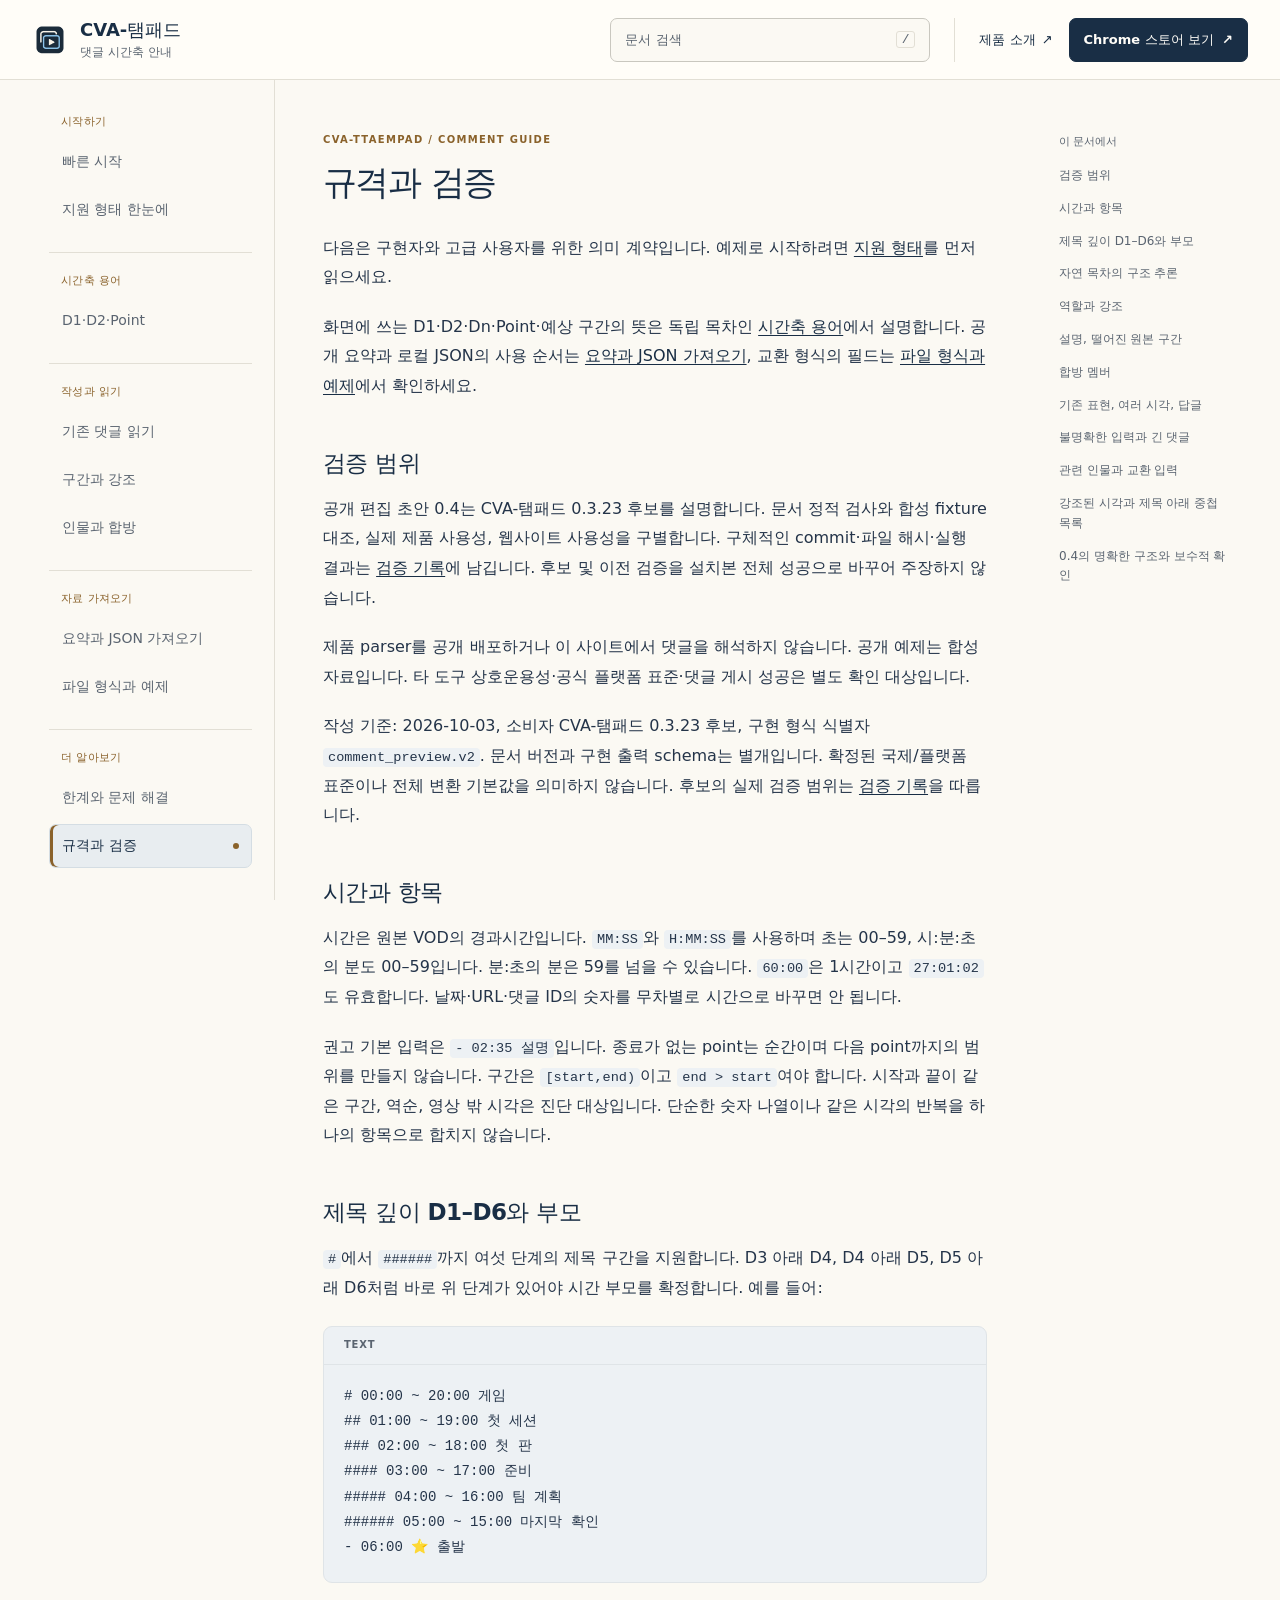
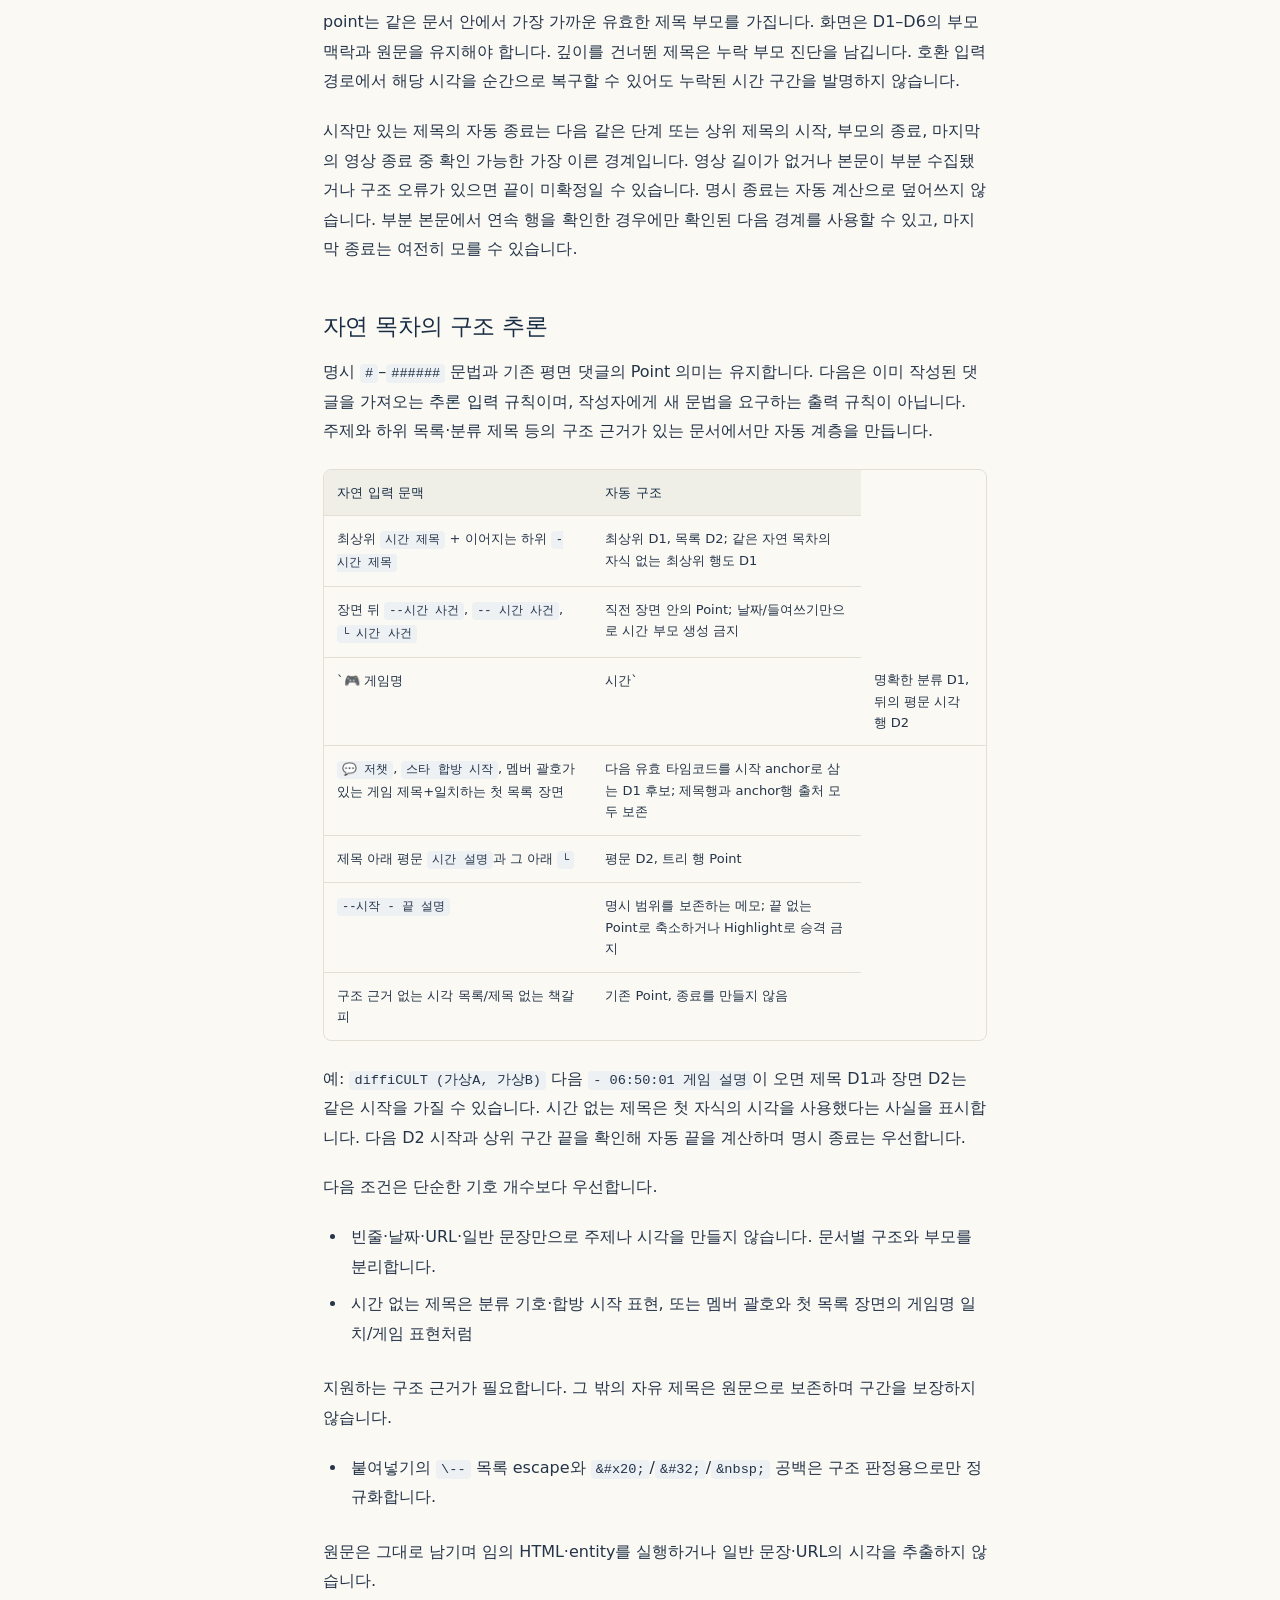
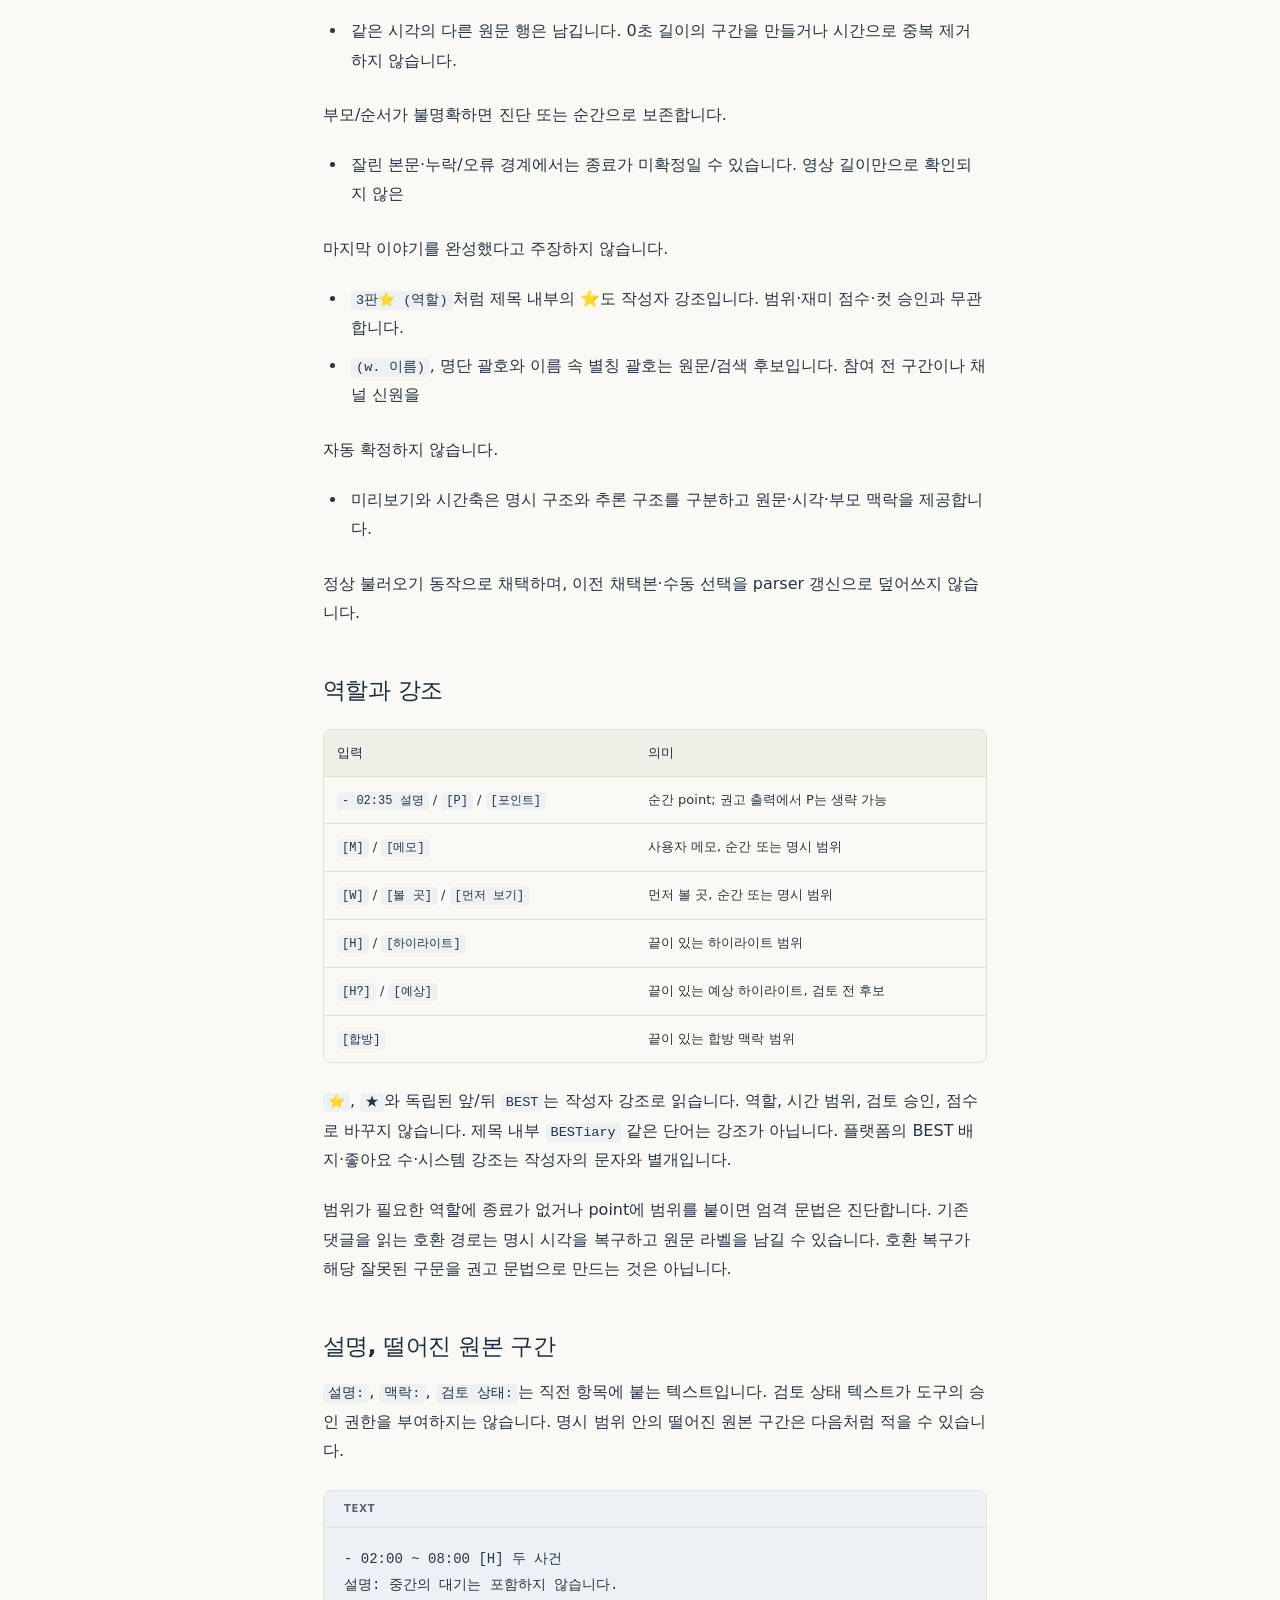
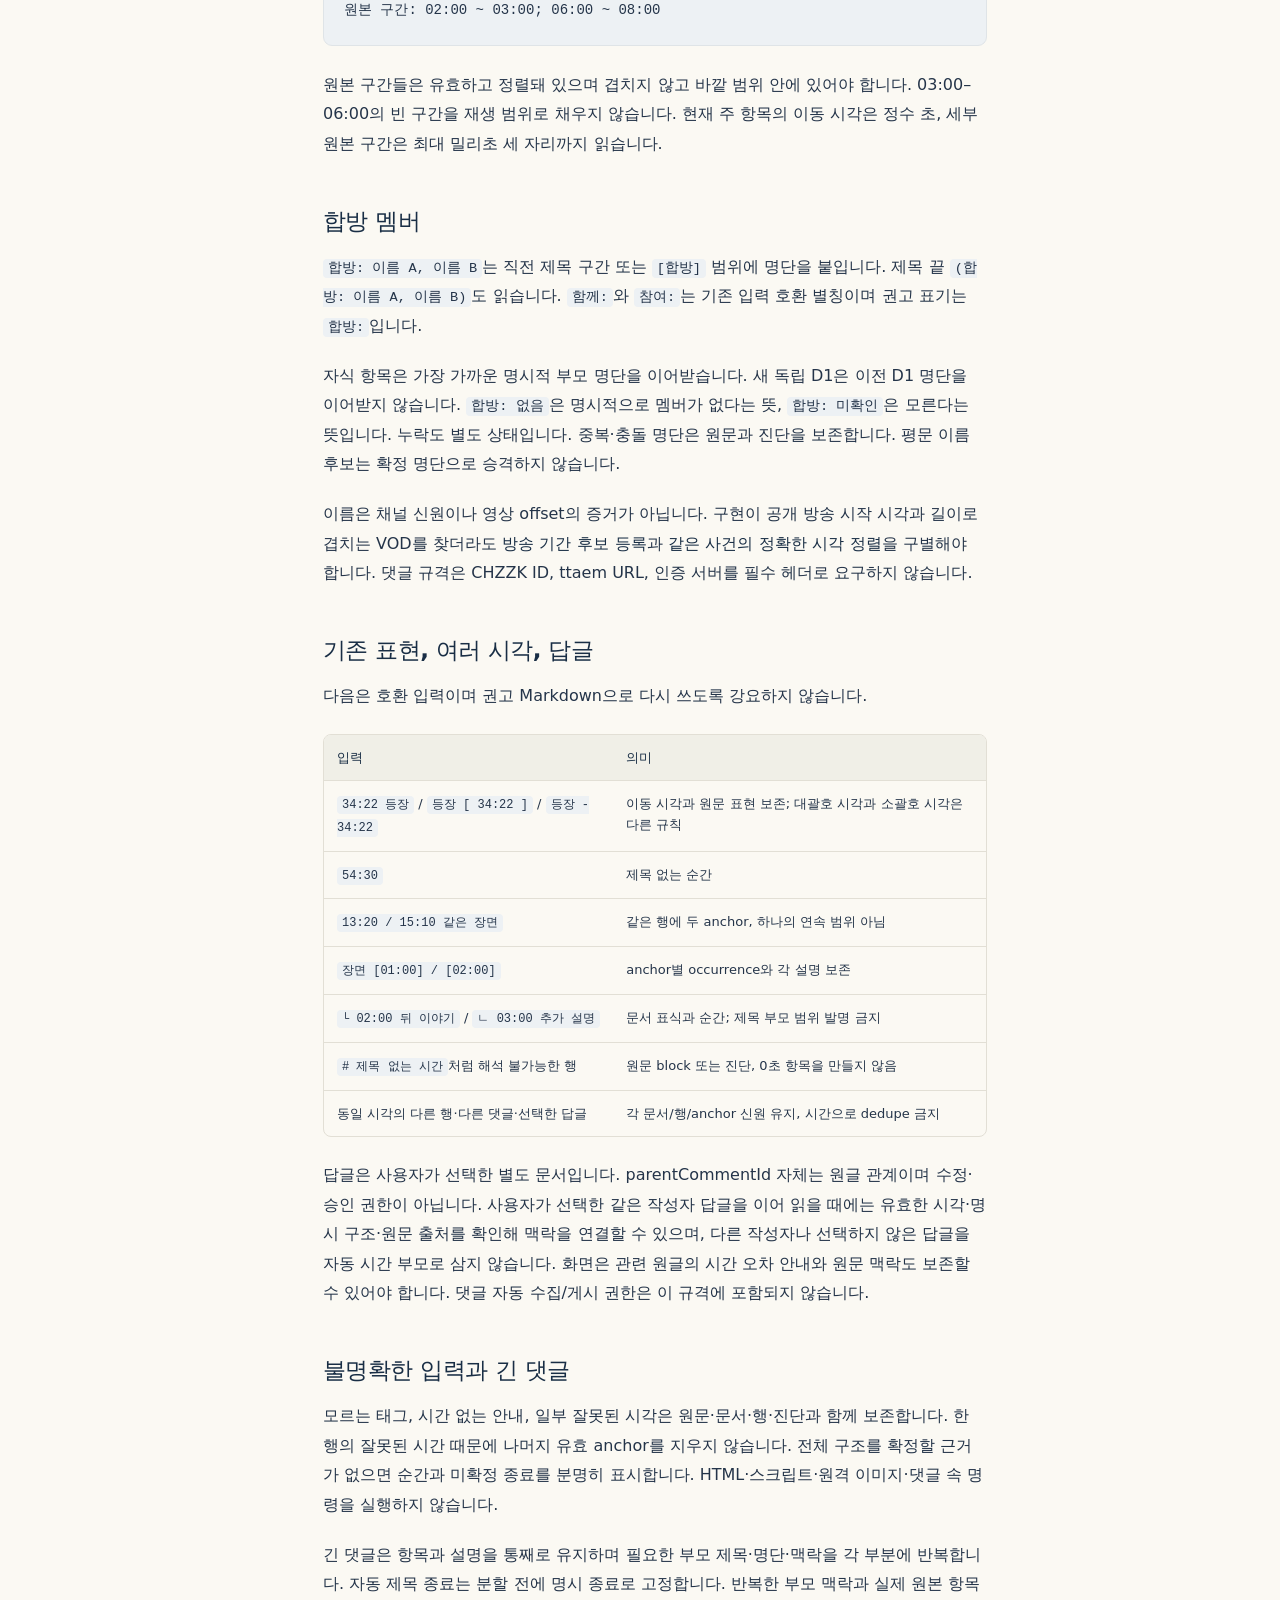
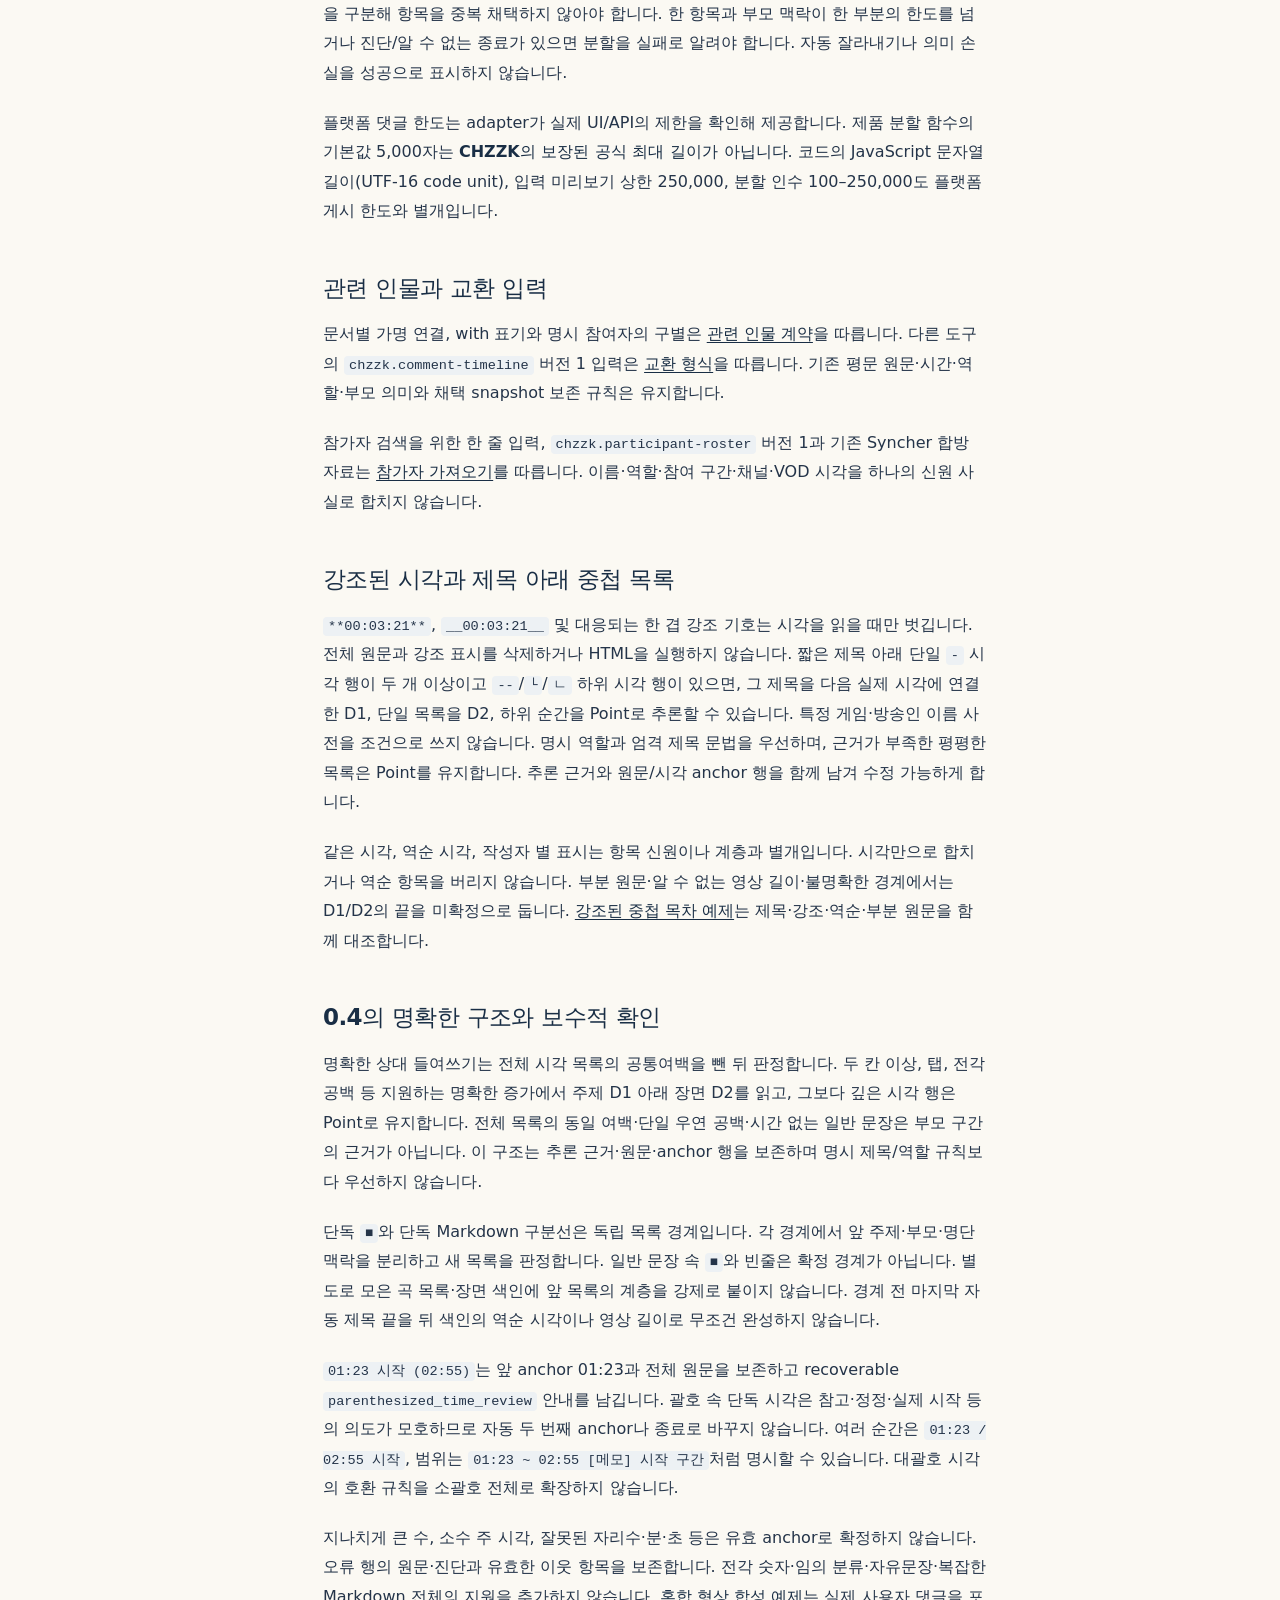
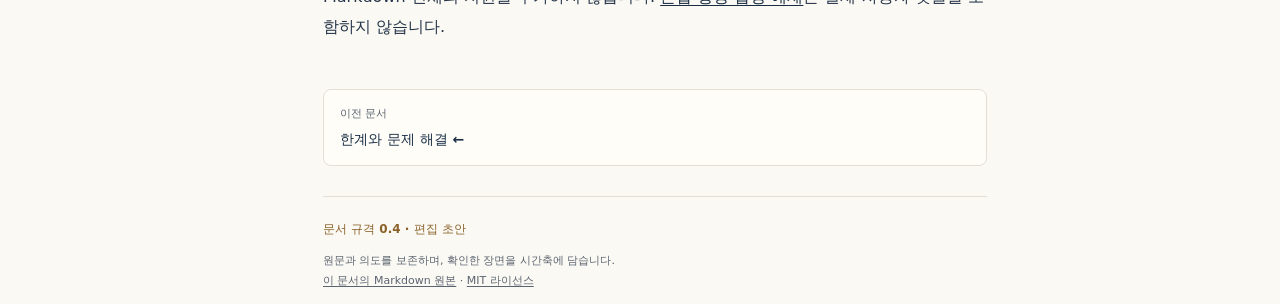
<file: docs/reference.html>
<!doctype html>
<html lang="ko">
<head>
  <meta charset="utf-8"><meta name="viewport" content="width=device-width,initial-scale=1">
  <title>규격과 검증 · CVA-탬패드 댓글 안내</title>
  <meta name="description" content="CVA-탬패드가 읽는 댓글 시각과 목차, 구간, 인물, 파일 형식을 예제로 설명합니다.">
  <meta name="color-scheme" content="light">
  <link rel="icon" href="assets/app-icon.png" type="image/png">
  <link rel="stylesheet" href="assets/site.css">
  <script src="assets/search-index.js" defer></script><script src="assets/site.js" defer></script>
</head>
<body>
  <a class="skip-link" href="#main">본문으로 건너뛰기</a>
  <header class="site-header">
    <a class="brand" href="index.html"><img src="assets/app-icon.png" alt="" width="36" height="36"><span>CVA-탬패드<small>댓글 시간축 안내</small></span></a>
    <button class="search-open" type="button" hidden><span>문서 검색</span><kbd aria-hidden="true">/</kbd></button>
    <nav class="header-actions" aria-label="제품 링크"><a class="product-link" href="https://ttaem.com/brand/ttaempad">제품 소개 <span aria-hidden="true">↗</span></a><a class="store-cta" href="https://chromewebstore.google.com/detail/ajokeikoipagcdnpdkkbamidkjgeghon/preview?hl=ko&amp;authuser=0">Chrome 스토어 보기 <span aria-hidden="true">↗</span></a></nav>
  </header>
  <div class="site-layout">
    <aside class="sidebar"><details class="nav-drawer" open><summary>문서 목차</summary><nav aria-label="문서"><div class="nav-section" role="group" aria-labelledby="nav-시작하기"><p id="nav-시작하기" class="nav-group">시작하기</p>
<a href="index.html">빠른 시작</a>
<a href="formats.html">지원 형태 한눈에</a>
</div>
<div class="nav-section" role="group" aria-labelledby="nav-시간축-용어"><p id="nav-시간축-용어" class="nav-group">시간축 용어</p>
<a href="timeline.html">D1·D2·Point</a>
</div>
<div class="nav-section" role="group" aria-labelledby="nav-작성과-읽기"><p id="nav-작성과-읽기" class="nav-group">작성과 읽기</p>
<a href="existing.html">기존 댓글 읽기</a>
<a href="ranges.html">구간과 강조</a>
<a href="people.html">인물과 합방</a>
</div>
<div class="nav-section" role="group" aria-labelledby="nav-자료-가져오기"><p id="nav-자료-가져오기" class="nav-group">자료 가져오기</p>
<a href="summary.html">요약과 JSON 가져오기</a>
<a href="files.html">파일 형식과 예제</a>
</div>
<div class="nav-section" role="group" aria-labelledby="nav-더-알아보기"><p id="nav-더-알아보기" class="nav-group">더 알아보기</p>
<a href="limits.html">한계와 문제 해결</a>
<a href="reference.html" aria-current="page">규격과 검증</a>
</div></nav><div class="sidebar-foot"><span>지원 기준 0.3.23 후보</span><a href="https://github.com/ttaem00/cva-ttaempad-timeline-spec">공개 문서 저장소 ↗</a></div></details></aside>
    <main id="main" tabindex="-1"><p class="eyebrow">CVA-TTAEMPAD / COMMENT GUIDE</p><article><h1 id="규격과-검증">규격과 검증</h1>
<p>다음은 구현자와 고급 사용자를 위한 의미 계약입니다. 예제로 시작하려면 <a href="formats.html">지원 형태</a>를 먼저 읽으세요.</p>
<p>화면에 쓰는 D1·D2·Dn·Point·예상 구간의 뜻은 독립 목차인 <a href="timeline.html">시간축 용어</a>에서 설명합니다. 공개 요약과 로컬 JSON의 사용 순서는 <a href="summary.html">요약과 JSON 가져오기</a>, 교환 형식의 필드는 <a href="files.html">파일 형식과 예제</a>에서 확인하세요.</p>
<h2 id="검증-범위">검증 범위</h2>
<p>공개 편집 초안 0.4는 CVA-탬패드 0.3.23 후보를 설명합니다. 문서 정적 검사와 합성 fixture 대조, 실제 제품 사용성, 웹사이트 사용성을 구별합니다. 구체적인 commit·파일 해시·실행 결과는 <a href="https://github.com/ttaem00/cva-ttaempad-timeline-spec/blob/main/VALIDATION.md">검증 기록</a>에 남깁니다. 후보 및 이전 검증을 설치본 전체 성공으로 바꾸어 주장하지 않습니다.</p>
<p>제품 parser를 공개 배포하거나 이 사이트에서 댓글을 해석하지 않습니다. 공개 예제는 합성 자료입니다. 타 도구 상호운용성·공식 플랫폼 표준·댓글 게시 성공은 별도 확인 대상입니다.</p>
<p>작성 기준: 2026-10-03, 소비자 CVA-탬패드 0.3.23 후보, 구현 형식 식별자 <code>comment_preview.v2</code>. 문서 버전과 구현 출력 schema는 별개입니다. 확정된 국제/플랫폼 표준이나 전체 변환 기본값을 의미하지 않습니다. 후보의 실제 검증 범위는 <a href="https://github.com/ttaem00/cva-ttaempad-timeline-spec/blob/main/VALIDATION.md">검증 기록</a>을 따릅니다.</p>
<h2 id="시간과-항목">시간과 항목</h2>
<p>시간은 원본 VOD의 경과시간입니다. <code>MM:SS</code>와 <code>H:MM:SS</code>를 사용하며 초는 00–59, 시:분:초의 분도 00–59입니다. 분:초의 분은 59를 넘을 수 있습니다. <code>60:00</code>은 1시간이고 <code>27:01:02</code>도 유효합니다. 날짜·URL·댓글 ID의 숫자를 무차별로 시간으로 바꾸면 안 됩니다.</p>
<p>권고 기본 입력은 <code>- 02:35 설명</code>입니다. 종료가 없는 point는 <strong>순간</strong>이며 다음 point까지의 범위를 만들지 않습니다. 구간은 <code>[start,end)</code>이고 <code>end &gt; start</code>여야 합니다. 시작과 끝이 같은 구간, 역순, 영상 밖 시각은 진단 대상입니다. 단순한 숫자 나열이나 같은 시각의 반복을 하나의 항목으로 합치지 않습니다.</p>
<h2 id="제목-깊이-d1-d6와-부모">제목 깊이 D1–D6와 부모</h2>
<p><code>#</code>에서 <code>######</code>까지 여섯 단계의 제목 구간을 지원합니다. D3 아래 D4, D4 아래 D5, D5 아래 D6처럼 바로 위 단계가 있어야 시간 부모를 확정합니다. 예를 들어:</p>
<div class="code-example"><span class="code-label">TEXT</span><pre><code># 00:00 ~ 20:00 게임
## 01:00 ~ 19:00 첫 세션
### 02:00 ~ 18:00 첫 판
#### 03:00 ~ 17:00 준비
##### 04:00 ~ 16:00 팀 계획
###### 05:00 ~ 15:00 마지막 확인
- 06:00 ⭐ 출발</code></pre></div>
<p>point는 같은 문서 안에서 가장 가까운 유효한 제목 부모를 가집니다. 화면은 D1–D6의 부모 맥락과 원문을 유지해야 합니다. 깊이를 건너뛴 제목은 누락 부모 진단을 남깁니다. 호환 입력 경로에서 해당 시각을 순간으로 복구할 수 있어도 누락된 시간 구간을 발명하지 않습니다.</p>
<p>시작만 있는 제목의 자동 종료는 다음 같은 단계 또는 상위 제목의 시작, 부모의 종료, 마지막의 영상 종료 중 확인 가능한 가장 이른 경계입니다. 영상 길이가 없거나 본문이 부분 수집됐거나 구조 오류가 있으면 끝이 미확정일 수 있습니다. 명시 종료는 자동 계산으로 덮어쓰지 않습니다. 부분 본문에서 연속 행을 확인한 경우에만 확인된 다음 경계를 사용할 수 있고, 마지막 종료는 여전히 모를 수 있습니다.</p>
<h2 id="자연-목차의-구조-추론">자연 목차의 구조 추론</h2>
<p>명시 <code>#</code>–<code>######</code> 문법과 기존 평면 댓글의 Point 의미는 유지합니다. 다음은 이미 작성된 댓글을 가져오는 <strong>추론 입력 규칙</strong>이며, 작성자에게 새 문법을 요구하는 출력 규칙이 아닙니다. 주제와 하위 목록·분류 제목 등의 구조 근거가 있는 문서에서만 자동 계층을 만듭니다.</p>
<div class="table-scroll" tabindex="0" role="region" aria-label="가로로 이동할 수 있는 표"><table><thead><tr><th scope="col">자연 입력 문맥</th><th scope="col">자동 구조</th></tr></thead><tbody><tr><td>최상위 <code>시간 제목</code> + 이어지는 하위 <code>- 시간 제목</code></td><td>최상위 D1, 목록 D2; 같은 자연 목차의 자식 없는 최상위 행도 D1</td></tr><tr><td>장면 뒤 <code>--시간 사건</code>, <code>-- 시간 사건</code>, <code>└ 시간 사건</code></td><td>직전 장면 안의 Point; 날짜/들여쓰기만으로 시간 부모 생성 금지</td></tr><tr><td>`🎮 게임명</td><td>시간`</td><td>명확한 분류 D1, 뒤의 평문 시각 행 D2</td></tr><tr><td><code>💬 저챗</code>, <code>스타 합방 시작</code>, 멤버 괄호가 있는 게임 제목+일치하는 첫 목록 장면</td><td>다음 유효 타임코드를 시작 anchor로 삼는 D1 후보; 제목행과 anchor행 출처 모두 보존</td></tr><tr><td>제목 아래 평문 <code>시간 설명</code>과 그 아래 <code>└</code></td><td>평문 D2, 트리 행 Point</td></tr><tr><td><code>--시작 - 끝 설명</code></td><td>명시 범위를 보존하는 메모; 끝 없는 Point로 축소하거나 Highlight로 승격 금지</td></tr><tr><td>구조 근거 없는 시각 목록/제목 없는 책갈피</td><td>기존 Point, 종료를 만들지 않음</td></tr></tbody></table></div>
<p>예: <code>diffiCULT (가상A, 가상B)</code> 다음 <code>- 06:50:01 게임 설명</code>이 오면 제목 D1과 장면 D2는 같은 시작을 가질 수 있습니다. 시간 없는 제목은 첫 자식의 시각을 사용했다는 사실을 표시합니다. 다음 D2 시작과 상위 구간 끝을 확인해 자동 끝을 계산하며 명시 종료는 우선합니다.</p>
<p>다음 조건은 단순한 기호 개수보다 우선합니다.</p>
<ul><li>빈줄·날짜·URL·일반 문장만으로 주제나 시각을 만들지 않습니다. 문서별 구조와 부모를 분리합니다.</li><li>시간 없는 제목은 분류 기호·합방 시작 표현, 또는 멤버 괄호와 첫 목록 장면의 게임명 일치/게임 표현처럼</li></ul>
<p>지원하는 구조 근거가 필요합니다. 그 밖의 자유 제목은 원문으로 보존하며 구간을 보장하지 않습니다.</p>
<ul><li>붙여넣기의 <code>\--</code> 목록 escape와 <code>&amp;#x20;</code>/<code>&amp;#32;</code>/<code>&amp;nbsp;</code> 공백은 구조 판정용으로만 정규화합니다.</li></ul>
<p>원문은 그대로 남기며 임의 HTML·entity를 실행하거나 일반 문장·URL의 시각을 추출하지 않습니다.</p>
<ul><li>같은 시각의 다른 원문 행은 남깁니다. 0초 길이의 구간을 만들거나 시간으로 중복 제거하지 않습니다.</li></ul>
<p>부모/순서가 불명확하면 진단 또는 순간으로 보존합니다.</p>
<ul><li>잘린 본문·누락/오류 경계에서는 종료가 미확정일 수 있습니다. 영상 길이만으로 확인되지 않은</li></ul>
<p>마지막 이야기를 완성했다고 주장하지 않습니다.</p>
<ul><li><code>3판⭐ (역할)</code>처럼 제목 내부의 ⭐도 작성자 강조입니다. 범위·재미 점수·컷 승인과 무관합니다.</li><li><code>(w. 이름)</code>, 명단 괄호와 이름 속 별칭 괄호는 원문/검색 후보입니다. 참여 전 구간이나 채널 신원을</li></ul>
<p>자동 확정하지 않습니다.</p>
<ul><li>미리보기와 시간축은 명시 구조와 추론 구조를 구분하고 원문·시각·부모 맥락을 제공합니다.</li></ul>
<p>정상 불러오기 동작으로 채택하며, 이전 채택본·수동 선택을 parser 갱신으로 덮어쓰지 않습니다.</p>
<h2 id="역할과-강조">역할과 강조</h2>
<div class="table-scroll" tabindex="0" role="region" aria-label="가로로 이동할 수 있는 표"><table><thead><tr><th scope="col">입력</th><th scope="col">의미</th></tr></thead><tbody><tr><td><code>- 02:35 설명</code> / <code>[P]</code> / <code>[포인트]</code></td><td>순간 point; 권고 출력에서 P는 생략 가능</td></tr><tr><td><code>[M]</code> / <code>[메모]</code></td><td>사용자 메모, 순간 또는 명시 범위</td></tr><tr><td><code>[W]</code> / <code>[볼 곳]</code> / <code>[먼저 보기]</code></td><td>먼저 볼 곳, 순간 또는 명시 범위</td></tr><tr><td><code>[H]</code> / <code>[하이라이트]</code></td><td>끝이 있는 하이라이트 범위</td></tr><tr><td><code>[H?]</code> / <code>[예상]</code></td><td>끝이 있는 예상 하이라이트, 검토 전 후보</td></tr><tr><td><code>[합방]</code></td><td>끝이 있는 합방 맥락 범위</td></tr></tbody></table></div>
<p><code>⭐</code>, <code>★</code>와 독립된 앞/뒤 <code>BEST</code>는 작성자 강조로 읽습니다. 역할, 시간 범위, 검토 승인, 점수로 바꾸지 않습니다. 제목 내부 <code>BESTiary</code> 같은 단어는 강조가 아닙니다. 플랫폼의 BEST 배지·좋아요 수·시스템 강조는 작성자의 문자와 별개입니다.</p>
<p>범위가 필요한 역할에 종료가 없거나 point에 범위를 붙이면 엄격 문법은 진단합니다. 기존 댓글을 읽는 호환 경로는 명시 시각을 복구하고 원문 라벨을 남길 수 있습니다. 호환 복구가 해당 잘못된 구문을 권고 문법으로 만드는 것은 아닙니다.</p>
<h2 id="설명-떨어진-원본-구간">설명, 떨어진 원본 구간</h2>
<p><code>설명:</code>, <code>맥락:</code>, <code>검토 상태:</code>는 직전 항목에 붙는 텍스트입니다. 검토 상태 텍스트가 도구의 승인 권한을 부여하지는 않습니다. 명시 범위 안의 떨어진 원본 구간은 다음처럼 적을 수 있습니다.</p>
<div class="code-example"><span class="code-label">TEXT</span><pre><code>- 02:00 ~ 08:00 [H] 두 사건
설명: 중간의 대기는 포함하지 않습니다.
원본 구간: 02:00 ~ 03:00; 06:00 ~ 08:00</code></pre></div>
<p>원본 구간들은 유효하고 정렬돼 있으며 겹치지 않고 바깥 범위 안에 있어야 합니다. 03:00–06:00의 빈 구간을 재생 범위로 채우지 않습니다. 현재 주 항목의 이동 시각은 정수 초, 세부 원본 구간은 최대 밀리초 세 자리까지 읽습니다.</p>
<h2 id="합방-멤버">합방 멤버</h2>
<p><code>합방: 이름 A, 이름 B</code>는 직전 제목 구간 또는 <code>[합방]</code> 범위에 명단을 붙입니다. 제목 끝 <code>(합방: 이름 A, 이름 B)</code>도 읽습니다. <code>함께:</code>와 <code>참여:</code>는 기존 입력 호환 별칭이며 권고 표기는 <code>합방:</code>입니다.</p>
<p>자식 항목은 가장 가까운 명시적 부모 명단을 이어받습니다. 새 독립 D1은 이전 D1 명단을 이어받지 않습니다. <code>합방: 없음</code>은 명시적으로 멤버가 없다는 뜻, <code>합방: 미확인</code>은 모른다는 뜻입니다. 누락도 별도 상태입니다. 중복·충돌 명단은 원문과 진단을 보존합니다. 평문 이름 후보는 확정 명단으로 승격하지 않습니다.</p>
<p>이름은 채널 신원이나 영상 offset의 증거가 아닙니다. 구현이 공개 방송 시작 시각과 길이로 겹치는 VOD를 찾더라도 <strong>방송 기간 후보 등록</strong>과 <strong>같은 사건의 정확한 시각 정렬</strong>을 구별해야 합니다. 댓글 규격은 CHZZK ID, ttaem URL, 인증 서버를 필수 헤더로 요구하지 않습니다.</p>
<h2 id="기존-표현-여러-시각-답글">기존 표현, 여러 시각, 답글</h2>
<p>다음은 호환 입력이며 권고 Markdown으로 다시 쓰도록 강요하지 않습니다.</p>
<div class="table-scroll" tabindex="0" role="region" aria-label="가로로 이동할 수 있는 표"><table><thead><tr><th scope="col">입력</th><th scope="col">의미</th></tr></thead><tbody><tr><td><code>34:22 등장</code> / <code>등장 [ 34:22 ]</code> / <code>등장 - 34:22</code></td><td>이동 시각과 원문 표현 보존; 대괄호 시각과 소괄호 시각은 다른 규칙</td></tr><tr><td><code>54:30</code></td><td>제목 없는 순간</td></tr><tr><td><code>13:20 / 15:10 같은 장면</code></td><td>같은 행에 두 anchor, 하나의 연속 범위 아님</td></tr><tr><td><code>장면 [01:00] / [02:00]</code></td><td>anchor별 occurrence와 각 설명 보존</td></tr><tr><td><code>└ 02:00 뒤 이야기</code> / <code>ㄴ 03:00 추가 설명</code></td><td>문서 표식과 순간; 제목 부모 범위 발명 금지</td></tr><tr><td><code># 제목 없는 시간</code>처럼 해석 불가능한 행</td><td>원문 block 또는 진단, 0초 항목을 만들지 않음</td></tr><tr><td>동일 시각의 다른 행·다른 댓글·선택한 답글</td><td>각 문서/행/anchor 신원 유지, 시간으로 dedupe 금지</td></tr></tbody></table></div>
<p>답글은 사용자가 선택한 별도 문서입니다. parentCommentId 자체는 원글 관계이며 수정·승인 권한이 아닙니다. 사용자가 선택한 같은 작성자 답글을 이어 읽을 때에는 유효한 시각·명시 구조·원문 출처를 확인해 맥락을 연결할 수 있으며, 다른 작성자나 선택하지 않은 답글을 자동 시간 부모로 삼지 않습니다. 화면은 관련 원글의 시간 오차 안내와 원문 맥락도 보존할 수 있어야 합니다. 댓글 자동 수집/게시 권한은 이 규격에 포함되지 않습니다.</p>
<h2 id="불명확한-입력과-긴-댓글">불명확한 입력과 긴 댓글</h2>
<p>모르는 태그, 시간 없는 안내, 일부 잘못된 시각은 원문·문서·행·진단과 함께 보존합니다. 한 행의 잘못된 시간 때문에 나머지 유효 anchor를 지우지 않습니다. 전체 구조를 확정할 근거가 없으면 순간과 미확정 종료를 분명히 표시합니다. HTML·스크립트·원격 이미지·댓글 속 명령을 실행하지 않습니다.</p>
<p>긴 댓글은 항목과 설명을 통째로 유지하며 필요한 부모 제목·명단·맥락을 각 부분에 반복합니다. 자동 제목 종료는 분할 전에 명시 종료로 고정합니다. 반복한 부모 맥락과 실제 원본 항목을 구분해 항목을 중복 채택하지 않아야 합니다. 한 항목과 부모 맥락이 한 부분의 한도를 넘거나 진단/알 수 없는 종료가 있으면 분할을 실패로 알려야 합니다. 자동 잘라내기나 의미 손실을 성공으로 표시하지 않습니다.</p>
<p>플랫폼 댓글 한도는 adapter가 실제 UI/API의 제한을 확인해 제공합니다. 제품 분할 함수의 기본값 5,000자는 <strong>CHZZK의 보장된 공식 최대 길이가 아닙니다</strong>. 코드의 JavaScript 문자열 길이(UTF-16 code unit), 입력 미리보기 상한 250,000, 분할 인수 100–250,000도 플랫폼 게시 한도와 별개입니다.</p>
<h2 id="관련-인물과-교환-입력">관련 인물과 교환 입력</h2>
<p>문서별 가명 연결, with 표기와 명시 참여자의 구별은 <a href="people.html">관련 인물 계약</a>을 따릅니다. 다른 도구의 <code>chzzk.comment-timeline</code> 버전 1 입력은 <a href="files.html">교환 형식</a>을 따릅니다. 기존 평문 원문·시간·역할·부모 의미와 채택 snapshot 보존 규칙은 유지합니다.</p>
<p>참가자 검색을 위한 한 줄 입력, <code>chzzk.participant-roster</code> 버전 1과 기존 Syncher 합방 자료는 <a href="files.html#참가자와-역할-이름-가져오기">참가자 가져오기</a>를 따릅니다. 이름·역할·참여 구간·채널·VOD 시각을 하나의 신원 사실로 합치지 않습니다.</p>
<h2 id="강조된-시각과-제목-아래-중첩-목록">강조된 시각과 제목 아래 중첩 목록</h2>
<p><code>**00:03:21**</code>, <code>__00:03:21__</code> 및 대응되는 한 겹 강조 기호는 시각을 읽을 때만 벗깁니다. 전체 원문과 강조 표시를 삭제하거나 HTML을 실행하지 않습니다. 짧은 제목 아래 단일 <code>-</code> 시각 행이 두 개 이상이고 <code>--</code>/<code>└</code>/<code>ㄴ</code> 하위 시각 행이 있으면, 그 제목을 다음 실제 시각에 연결한 D1, 단일 목록을 D2, 하위 순간을 Point로 추론할 수 있습니다. 특정 게임·방송인 이름 사전을 조건으로 쓰지 않습니다. 명시 역할과 엄격 제목 문법을 우선하며, 근거가 부족한 평평한 목록은 Point를 유지합니다. 추론 근거와 원문/시각 anchor 행을 함께 남겨 수정 가능하게 합니다.</p>
<p>같은 시각, 역순 시각, 작성자 별 표시는 항목 신원이나 계층과 별개입니다. 시각만으로 합치거나 역순 항목을 버리지 않습니다. 부분 원문·알 수 없는 영상 길이·불명확한 경계에서는 D1/D2의 끝을 미확정으로 둡니다. <a href="examples/nested-emphasis.json">강조된 중첩 목차 예제</a>는 제목·강조·역순·부분 원문을 함께 대조합니다.</p>
<h2 id="0-4의-명확한-구조와-보수적-확인">0.4의 명확한 구조와 보수적 확인</h2>
<p>명확한 상대 들여쓰기는 전체 시각 목록의 공통여백을 뺀 뒤 판정합니다. 두 칸 이상, 탭, 전각 공백 등 지원하는 명확한 증가에서 주제 D1 아래 장면 D2를 읽고, 그보다 깊은 시각 행은 Point로 유지합니다. 전체 목록의 동일 여백·단일 우연 공백·시간 없는 일반 문장은 부모 구간의 근거가 아닙니다. 이 구조는 추론 근거·원문·anchor 행을 보존하며 명시 제목/역할 규칙보다 우선하지 않습니다.</p>
<p>단독 <code>■</code>와 단독 Markdown 구분선은 독립 목록 경계입니다. 각 경계에서 앞 주제·부모·명단 맥락을 분리하고 새 목록을 판정합니다. 일반 문장 속 <code>■</code>와 빈줄은 확정 경계가 아닙니다. 별도로 모은 곡 목록·장면 색인에 앞 목록의 계층을 강제로 붙이지 않습니다. 경계 전 마지막 자동 제목 끝을 뒤 색인의 역순 시각이나 영상 길이로 무조건 완성하지 않습니다.</p>
<p><code>01:23 시작 (02:55)</code>는 앞 anchor 01:23과 전체 원문을 보존하고 recoverable <code>parenthesized_time_review</code> 안내를 남깁니다. 괄호 속 단독 시각은 참고·정정·실제 시작 등의 의도가 모호하므로 자동 두 번째 anchor나 종료로 바꾸지 않습니다. 여러 순간은 <code>01:23 / 02:55 시작</code>, 범위는 <code>01:23 ~ 02:55 [메모] 시작 구간</code>처럼 명시할 수 있습니다. 대괄호 시각의 호환 규칙을 소괄호 전체로 확장하지 않습니다.</p>
<p>지나치게 큰 수, 소수 주 시각, 잘못된 자리수·분·초 등은 유효 anchor로 확정하지 않습니다. 오류 행의 원문·진단과 유효한 이웃 항목을 보존합니다. 전각 숫자·임의 분류·자유문장·복잡한 Markdown 전체의 지원을 추가하지 않습니다. <a href="examples/mixed-formats.json">혼합 형상 합성 예제</a>는 실제 사용자 댓글을 포함하지 않습니다.</p></article><nav class="page-turn" aria-label="이전 다음 문서"><a href="limits.html"><small>이전 문서</small><span>한계와 문제 해결 ←</span></a></nav><footer><p class="doc-meta">문서 규격 0.4 · 편집 초안</p>원문과 의도를 보존하며, 확인한 장면을 시간축에 담습니다.<br><a href="source/reference.md">이 문서의 Markdown 원본</a> · <a href="https://github.com/ttaem00/cva-ttaempad-timeline-spec/blob/main/LICENSE">MIT 라이선스</a></footer></main>
    <aside class="toc"><nav aria-label="현재 문서 목차"><p>이 문서에서</p><a class="toc-depth-2" href="#검증-범위">검증 범위</a><a class="toc-depth-2" href="#시간과-항목">시간과 항목</a><a class="toc-depth-2" href="#제목-깊이-d1-d6와-부모">제목 깊이 D1–D6와 부모</a><a class="toc-depth-2" href="#자연-목차의-구조-추론">자연 목차의 구조 추론</a><a class="toc-depth-2" href="#역할과-강조">역할과 강조</a><a class="toc-depth-2" href="#설명-떨어진-원본-구간">설명, 떨어진 원본 구간</a><a class="toc-depth-2" href="#합방-멤버">합방 멤버</a><a class="toc-depth-2" href="#기존-표현-여러-시각-답글">기존 표현, 여러 시각, 답글</a><a class="toc-depth-2" href="#불명확한-입력과-긴-댓글">불명확한 입력과 긴 댓글</a><a class="toc-depth-2" href="#관련-인물과-교환-입력">관련 인물과 교환 입력</a><a class="toc-depth-2" href="#강조된-시각과-제목-아래-중첩-목록">강조된 시각과 제목 아래 중첩 목록</a><a class="toc-depth-2" href="#0-4의-명확한-구조와-보수적-확인">0.4의 명확한 구조와 보수적 확인</a></nav></aside>
  </div>
  <dialog id="search-dialog" aria-labelledby="search-title"><form method="dialog" class="search-head"><h2 id="search-title">문서 검색</h2><button aria-label="검색 닫기">닫기</button></form><label for="search-input">찾을 내용</label><input id="search-input" type="search" placeholder="예: 들여쓰기, 괄호, 합방" autocomplete="off"><p id="search-status" role="status">단어를 입력하면 문서를 찾습니다.</p><div id="search-results"></div></dialog>
  <noscript><p class="no-script">본문과 목차는 그대로 읽을 수 있습니다. 검색은 브라우저의 페이지 찾기(Ctrl+F)를 사용하세요.</p></noscript>
</body></html>
</file>
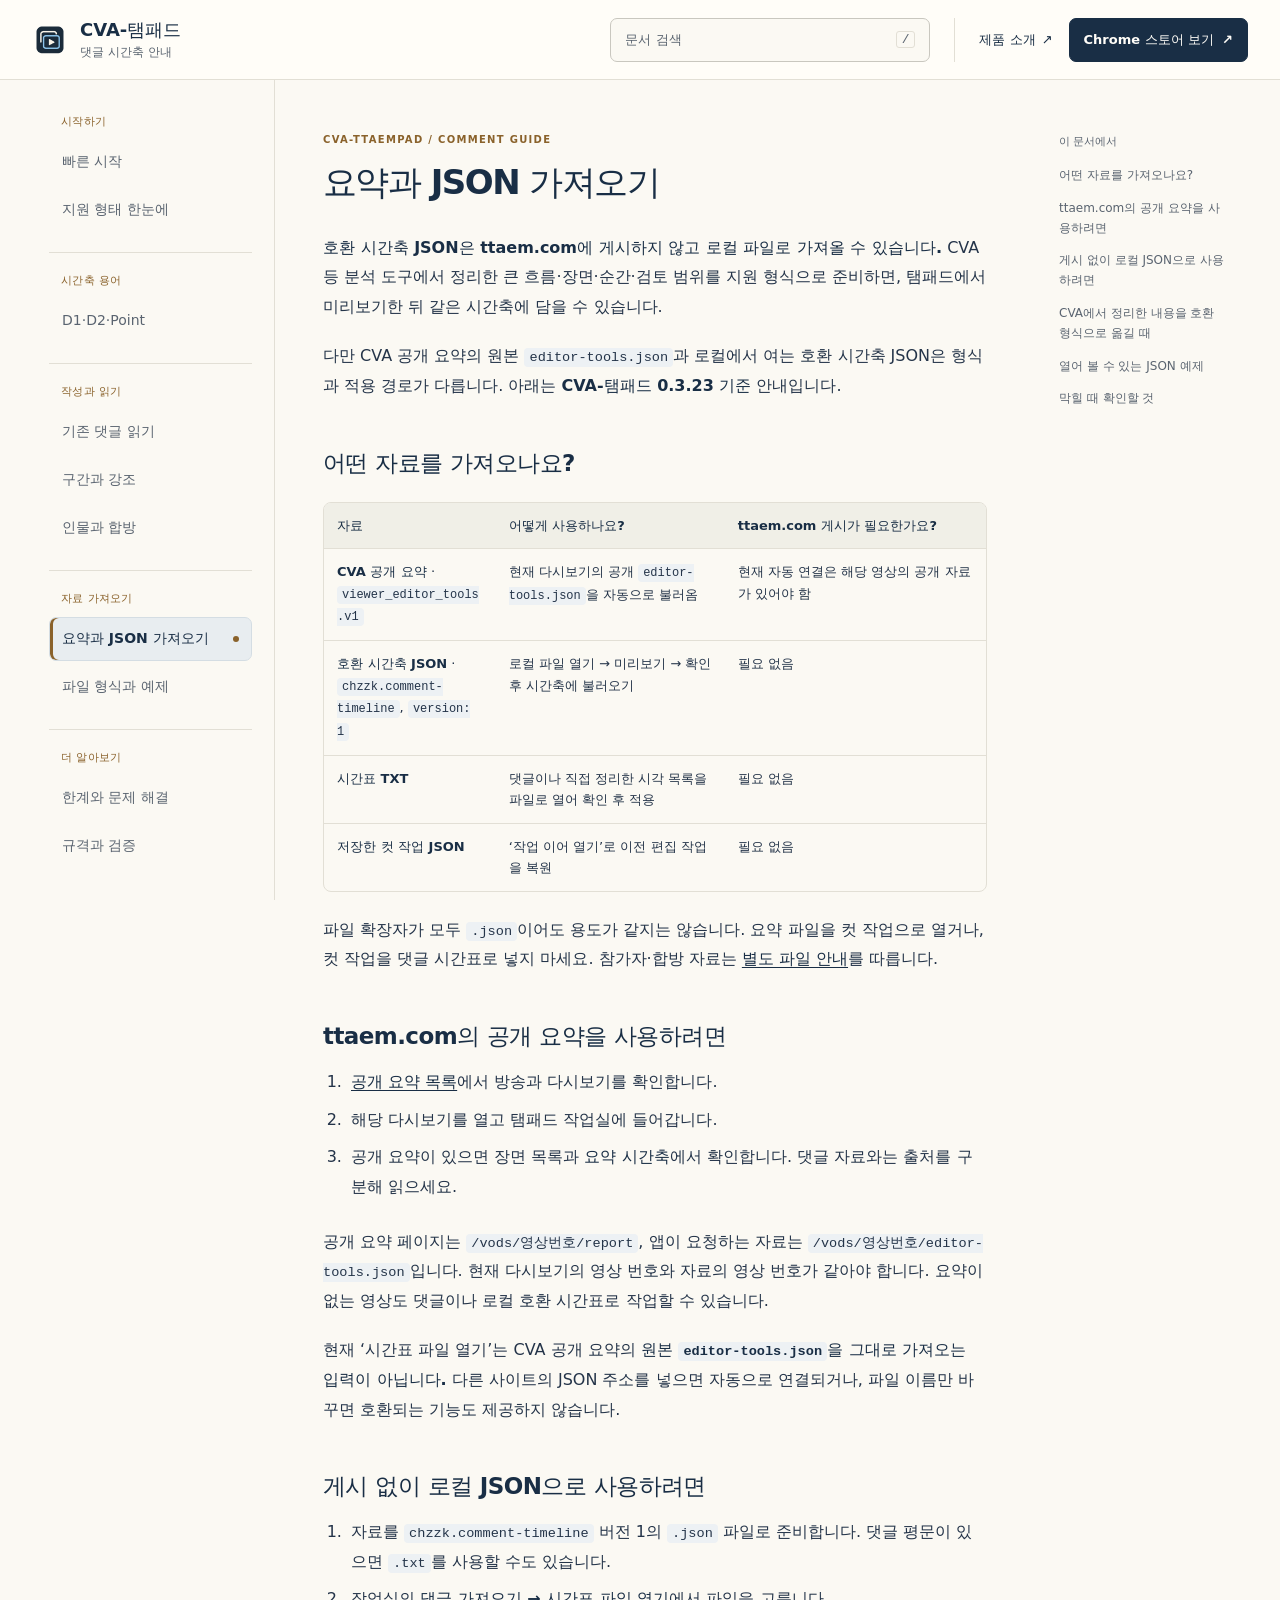
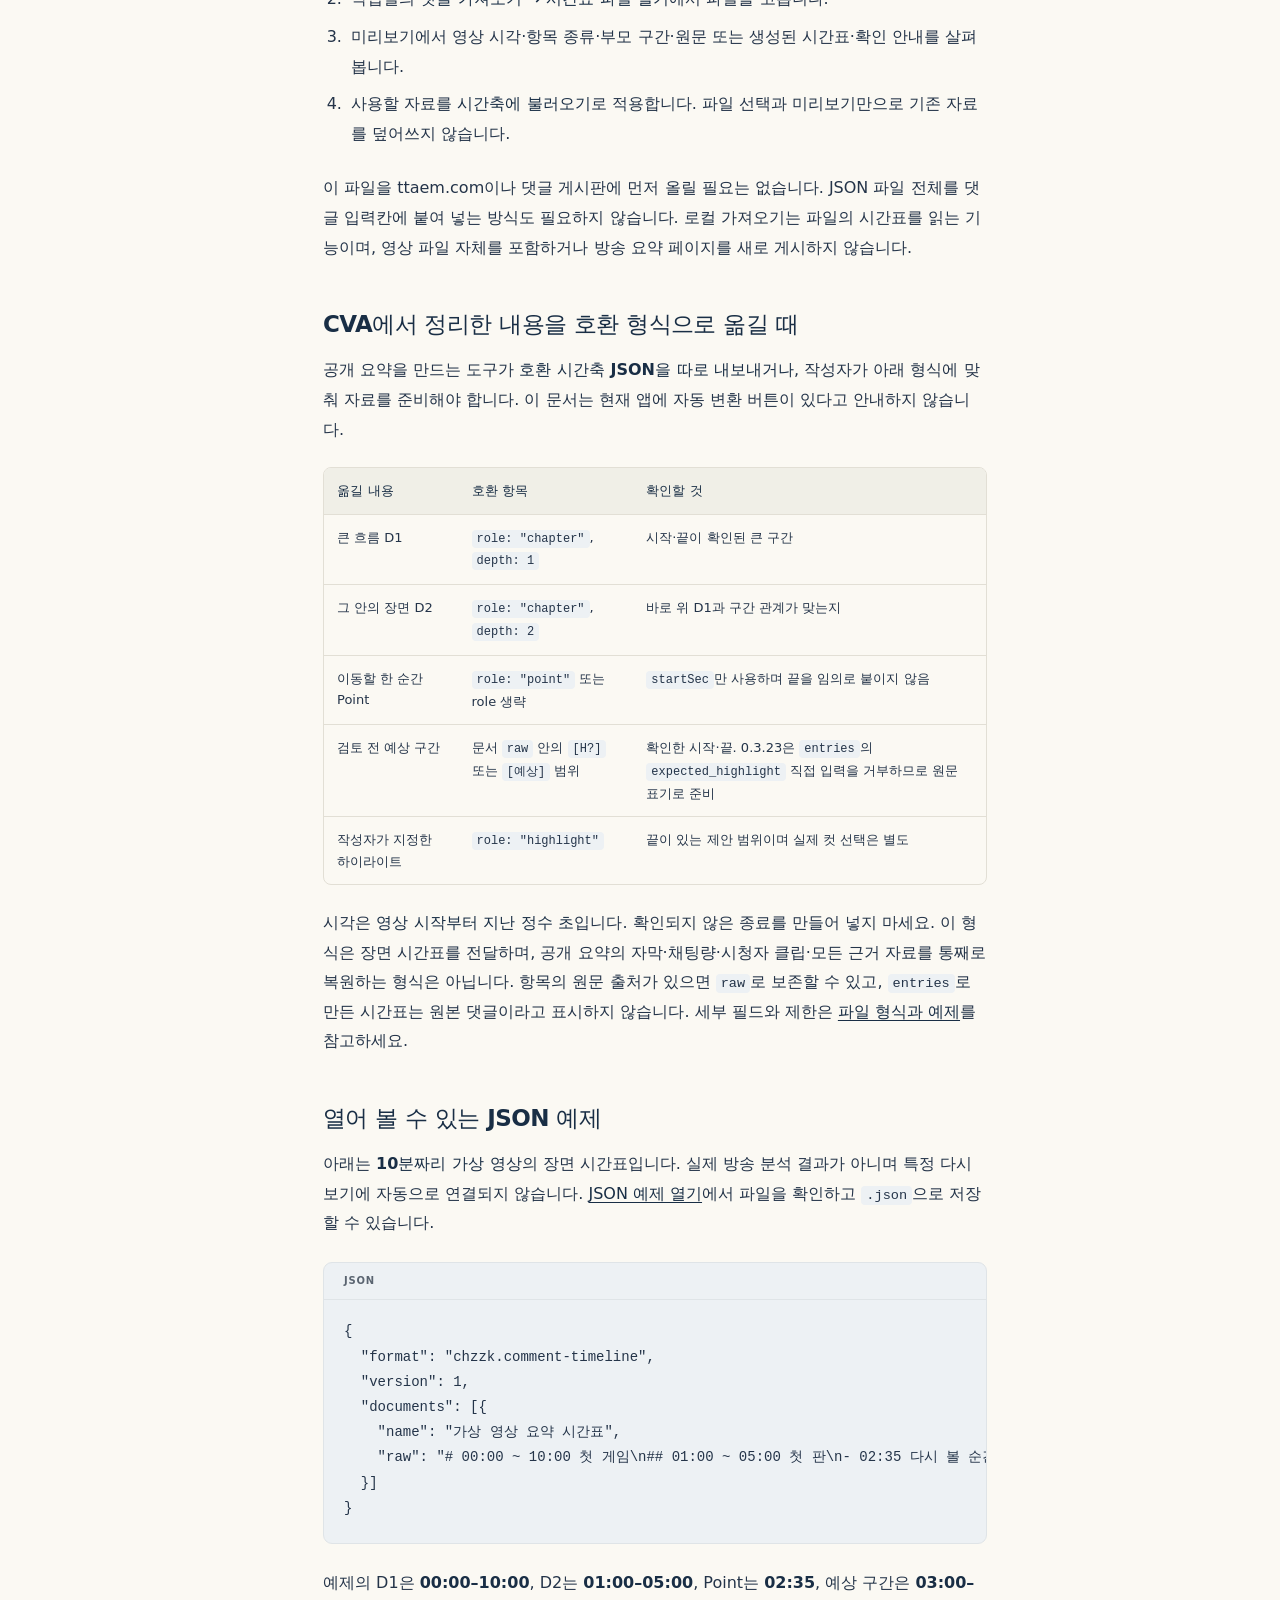
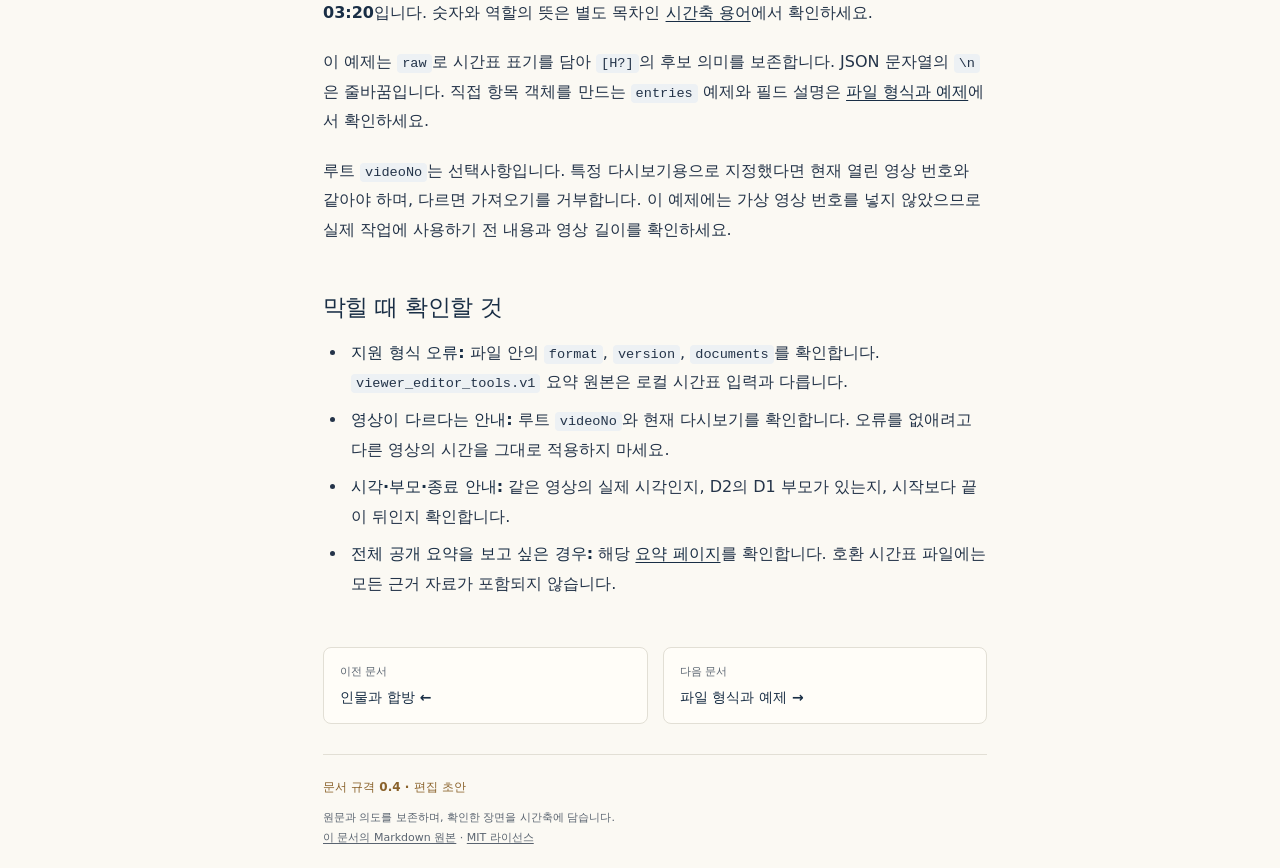
<file: docs/summary.html>
<!doctype html>
<html lang="ko">
<head>
  <meta charset="utf-8"><meta name="viewport" content="width=device-width,initial-scale=1">
  <title>요약과 JSON 가져오기 · CVA-탬패드 댓글 안내</title>
  <meta name="description" content="CVA-탬패드가 읽는 댓글 시각과 목차, 구간, 인물, 파일 형식을 예제로 설명합니다.">
  <meta name="color-scheme" content="light">
  <link rel="icon" href="assets/app-icon.png" type="image/png">
  <link rel="stylesheet" href="assets/site.css">
  <script src="assets/search-index.js" defer></script><script src="assets/site.js" defer></script>
</head>
<body>
  <a class="skip-link" href="#main">본문으로 건너뛰기</a>
  <header class="site-header">
    <a class="brand" href="index.html"><img src="assets/app-icon.png" alt="" width="36" height="36"><span>CVA-탬패드<small>댓글 시간축 안내</small></span></a>
    <button class="search-open" type="button" hidden><span>문서 검색</span><kbd aria-hidden="true">/</kbd></button>
    <nav class="header-actions" aria-label="제품 링크"><a class="product-link" href="https://ttaem.com/brand/ttaempad">제품 소개 <span aria-hidden="true">↗</span></a><a class="store-cta" href="https://chromewebstore.google.com/detail/ajokeikoipagcdnpdkkbamidkjgeghon/preview?hl=ko&amp;authuser=0">Chrome 스토어 보기 <span aria-hidden="true">↗</span></a></nav>
  </header>
  <div class="site-layout">
    <aside class="sidebar"><details class="nav-drawer" open><summary>문서 목차</summary><nav aria-label="문서"><div class="nav-section" role="group" aria-labelledby="nav-시작하기"><p id="nav-시작하기" class="nav-group">시작하기</p>
<a href="index.html">빠른 시작</a>
<a href="formats.html">지원 형태 한눈에</a>
</div>
<div class="nav-section" role="group" aria-labelledby="nav-시간축-용어"><p id="nav-시간축-용어" class="nav-group">시간축 용어</p>
<a href="timeline.html">D1·D2·Point</a>
</div>
<div class="nav-section" role="group" aria-labelledby="nav-작성과-읽기"><p id="nav-작성과-읽기" class="nav-group">작성과 읽기</p>
<a href="existing.html">기존 댓글 읽기</a>
<a href="ranges.html">구간과 강조</a>
<a href="people.html">인물과 합방</a>
</div>
<div class="nav-section" role="group" aria-labelledby="nav-자료-가져오기"><p id="nav-자료-가져오기" class="nav-group">자료 가져오기</p>
<a href="summary.html" aria-current="page">요약과 JSON 가져오기</a>
<a href="files.html">파일 형식과 예제</a>
</div>
<div class="nav-section" role="group" aria-labelledby="nav-더-알아보기"><p id="nav-더-알아보기" class="nav-group">더 알아보기</p>
<a href="limits.html">한계와 문제 해결</a>
<a href="reference.html">규격과 검증</a>
</div></nav><div class="sidebar-foot"><span>지원 기준 0.3.23 후보</span><a href="https://github.com/ttaem00/cva-ttaempad-timeline-spec">공개 문서 저장소 ↗</a></div></details></aside>
    <main id="main" tabindex="-1"><p class="eyebrow">CVA-TTAEMPAD / COMMENT GUIDE</p><article><h1 id="요약과-json-가져오기">요약과 JSON 가져오기</h1>
<p><strong>호환 시간축 JSON은 ttaem.com에 게시하지 않고 로컬 파일로 가져올 수 있습니다.</strong> CVA 등 분석 도구에서 정리한 큰 흐름·장면·순간·검토 범위를 지원 형식으로 준비하면, 탬패드에서 미리보기한 뒤 같은 시간축에 담을 수 있습니다.</p>
<p>다만 CVA 공개 요약의 원본 <code>editor-tools.json</code>과 로컬에서 여는 호환 시간축 JSON은 형식과 적용 경로가 다릅니다. 아래는 <strong>CVA-탬패드 0.3.23 기준</strong> 안내입니다.</p>
<h2 id="어떤-자료를-가져오나요">어떤 자료를 가져오나요?</h2>
<div class="table-scroll" tabindex="0" role="region" aria-label="가로로 이동할 수 있는 표"><table><thead><tr><th scope="col">자료</th><th scope="col">어떻게 사용하나요?</th><th scope="col">ttaem.com 게시가 필요한가요?</th></tr></thead><tbody><tr><td><strong>CVA 공개 요약</strong> · <code>viewer_editor_tools.v1</code></td><td>현재 다시보기의 공개 <code>editor-tools.json</code>을 자동으로 불러옴</td><td>현재 자동 연결은 해당 영상의 공개 자료가 있어야 함</td></tr><tr><td><strong>호환 시간축 JSON</strong> · <code>chzzk.comment-timeline</code>, <code>version: 1</code></td><td>로컬 파일 열기 → 미리보기 → 확인 후 시간축에 불러오기</td><td>필요 없음</td></tr><tr><td><strong>시간표 TXT</strong></td><td>댓글이나 직접 정리한 시각 목록을 파일로 열어 확인 후 적용</td><td>필요 없음</td></tr><tr><td><strong>저장한 컷 작업 JSON</strong></td><td>‘작업 이어 열기’로 이전 편집 작업을 복원</td><td>필요 없음</td></tr></tbody></table></div>
<p>파일 확장자가 모두 <code>.json</code>이어도 용도가 같지는 않습니다. 요약 파일을 컷 작업으로 열거나, 컷 작업을 댓글 시간표로 넣지 마세요. 참가자·합방 자료는 <a href="files.html#참가자와-역할-이름-가져오기">별도 파일 안내</a>를 따릅니다.</p>
<h2 id="ttaem-com의-공개-요약을-사용하려면">ttaem.com의 공개 요약을 사용하려면</h2>
<ol><li><a href="https://ttaem.com/#recent">공개 요약 목록</a>에서 방송과 다시보기를 확인합니다.</li><li>해당 다시보기를 열고 탬패드 작업실에 들어갑니다.</li><li>공개 요약이 있으면 장면 목록과 <strong>요약 시간축</strong>에서 확인합니다. 댓글 자료와는 출처를 구분해 읽으세요.</li></ol>
<p>공개 요약 페이지는 <code>/vods/영상번호/report</code>, 앱이 요청하는 자료는 <code>/vods/영상번호/editor-tools.json</code>입니다. 현재 다시보기의 영상 번호와 자료의 영상 번호가 같아야 합니다. 요약이 없는 영상도 댓글이나 로컬 호환 시간표로 작업할 수 있습니다.</p>
<p>현재 ‘시간표 파일 열기’는 CVA 공개 요약의 <strong>원본 <code>editor-tools.json</code>을 그대로 가져오는 입력이 아닙니다.</strong> 다른 사이트의 JSON 주소를 넣으면 자동으로 연결되거나, 파일 이름만 바꾸면 호환되는 기능도 제공하지 않습니다.</p>
<h2 id="게시-없이-로컬-json으로-사용하려면">게시 없이 로컬 JSON으로 사용하려면</h2>
<ol><li>자료를 <code>chzzk.comment-timeline</code> 버전 1의 <code>.json</code> 파일로 준비합니다. 댓글 평문이 있으면 <code>.txt</code>를 사용할 수도 있습니다.</li><li>작업실의 <strong>댓글 가져오기 → 시간표 파일 열기</strong>에서 파일을 고릅니다.</li><li>미리보기에서 영상 시각·항목 종류·부모 구간·원문 또는 생성된 시간표·확인 안내를 살펴봅니다.</li><li>사용할 자료를 <strong>시간축에 불러오기</strong>로 적용합니다. 파일 선택과 미리보기만으로 기존 자료를 덮어쓰지 않습니다.</li></ol>
<p>이 파일을 ttaem.com이나 댓글 게시판에 먼저 올릴 필요는 없습니다. JSON 파일 전체를 댓글 입력칸에 붙여 넣는 방식도 필요하지 않습니다. 로컬 가져오기는 파일의 시간표를 읽는 기능이며, 영상 파일 자체를 포함하거나 방송 요약 페이지를 새로 게시하지 않습니다.</p>
<h2 id="cva에서-정리한-내용을-호환-형식으로-옮길-때">CVA에서 정리한 내용을 호환 형식으로 옮길 때</h2>
<p>공개 요약을 만드는 도구가 <strong>호환 시간축 JSON을 따로 내보내거나</strong>, 작성자가 아래 형식에 맞춰 자료를 준비해야 합니다. 이 문서는 현재 앱에 자동 변환 버튼이 있다고 안내하지 않습니다.</p>
<div class="table-scroll" tabindex="0" role="region" aria-label="가로로 이동할 수 있는 표"><table><thead><tr><th scope="col">옮길 내용</th><th scope="col">호환 항목</th><th scope="col">확인할 것</th></tr></thead><tbody><tr><td>큰 흐름 D1</td><td><code>role: &quot;chapter&quot;</code>, <code>depth: 1</code></td><td>시작·끝이 확인된 큰 구간</td></tr><tr><td>그 안의 장면 D2</td><td><code>role: &quot;chapter&quot;</code>, <code>depth: 2</code></td><td>바로 위 D1과 구간 관계가 맞는지</td></tr><tr><td>이동할 한 순간 Point</td><td><code>role: &quot;point&quot;</code> 또는 role 생략</td><td><code>startSec</code>만 사용하며 끝을 임의로 붙이지 않음</td></tr><tr><td>검토 전 예상 구간</td><td>문서 <code>raw</code> 안의 <code>[H?]</code> 또는 <code>[예상]</code> 범위</td><td>확인한 시작·끝. 0.3.23은 <code>entries</code>의 <code>expected_highlight</code> 직접 입력을 거부하므로 원문 표기로 준비</td></tr><tr><td>작성자가 지정한 하이라이트</td><td><code>role: &quot;highlight&quot;</code></td><td>끝이 있는 제안 범위이며 실제 컷 선택은 별도</td></tr></tbody></table></div>
<p>시각은 <strong>영상 시작부터 지난 정수 초</strong>입니다. 확인되지 않은 종료를 만들어 넣지 마세요. 이 형식은 장면 시간표를 전달하며, 공개 요약의 자막·채팅량·시청자 클립·모든 근거 자료를 통째로 복원하는 형식은 아닙니다. 항목의 원문 출처가 있으면 <code>raw</code>로 보존할 수 있고, <code>entries</code>로 만든 시간표는 원본 댓글이라고 표시하지 않습니다. 세부 필드와 제한은 <a href="files.html#시간축-json-가져오기">파일 형식과 예제</a>를 참고하세요.</p>
<h2 id="열어-볼-수-있는-json-예제">열어 볼 수 있는 JSON 예제</h2>
<p>아래는 <strong>10분짜리 가상 영상</strong>의 장면 시간표입니다. 실제 방송 분석 결과가 아니며 특정 다시보기에 자동으로 연결되지 않습니다. <a href="examples/summary-timeline.json">JSON 예제 열기</a>에서 파일을 확인하고 <code>.json</code>으로 저장할 수 있습니다.</p>
<div class="code-example"><span class="code-label">JSON</span><pre><code>{
  &quot;format&quot;: &quot;chzzk.comment-timeline&quot;,
  &quot;version&quot;: 1,
  &quot;documents&quot;: [{
    &quot;name&quot;: &quot;가상 영상 요약 시간표&quot;,
    &quot;raw&quot;: &quot;# 00:00 ~ 10:00 첫 게임\n## 01:00 ~ 05:00 첫 판\n- 02:35 다시 볼 순간\n- 03:00 ~ 03:20 [H?] 검토할 장면&quot;
  }]
}</code></pre></div>
<p>예제의 D1은 <strong>00:00–10:00</strong>, D2는 <strong>01:00–05:00</strong>, Point는 <strong>02:35</strong>, 예상 구간은 <strong>03:00–03:20</strong>입니다. 숫자와 역할의 뜻은 별도 목차인 <a href="timeline.html">시간축 용어</a>에서 확인하세요.</p>
<p>이 예제는 <code>raw</code>로 시간표 표기를 담아 <code>[H?]</code>의 후보 의미를 보존합니다. JSON 문자열의 <code>\n</code>은 줄바꿈입니다. 직접 항목 객체를 만드는 <code>entries</code> 예제와 필드 설명은 <a href="files.html#시간축-json-가져오기">파일 형식과 예제</a>에서 확인하세요.</p>
<p>루트 <code>videoNo</code>는 선택사항입니다. 특정 다시보기용으로 지정했다면 현재 열린 영상 번호와 같아야 하며, 다르면 가져오기를 거부합니다. 이 예제에는 가상 영상 번호를 넣지 않았으므로 실제 작업에 사용하기 전 내용과 영상 길이를 확인하세요.</p>
<h2 id="막힐-때-확인할-것">막힐 때 확인할 것</h2>
<ul><li><strong>지원 형식 오류:</strong> 파일 안의 <code>format</code>, <code>version</code>, <code>documents</code>를 확인합니다. <code>viewer_editor_tools.v1</code> 요약 원본은 로컬 시간표 입력과 다릅니다.</li><li><strong>영상이 다르다는 안내:</strong> 루트 <code>videoNo</code>와 현재 다시보기를 확인합니다. 오류를 없애려고 다른 영상의 시간을 그대로 적용하지 마세요.</li><li><strong>시각·부모·종료 안내:</strong> 같은 영상의 실제 시각인지, D2의 D1 부모가 있는지, 시작보다 끝이 뒤인지 확인합니다.</li><li><strong>전체 공개 요약을 보고 싶은 경우:</strong> 해당 <a href="https://ttaem.com/#recent">요약 페이지</a>를 확인합니다. 호환 시간표 파일에는 모든 근거 자료가 포함되지 않습니다.</li></ul></article><nav class="page-turn" aria-label="이전 다음 문서"><a href="people.html"><small>이전 문서</small><span>인물과 합방 ←</span></a><a href="files.html"><small>다음 문서</small><span>파일 형식과 예제 →</span></a></nav><footer><p class="doc-meta">문서 규격 0.4 · 편집 초안</p>원문과 의도를 보존하며, 확인한 장면을 시간축에 담습니다.<br><a href="source/summary.md">이 문서의 Markdown 원본</a> · <a href="https://github.com/ttaem00/cva-ttaempad-timeline-spec/blob/main/LICENSE">MIT 라이선스</a></footer></main>
    <aside class="toc"><nav aria-label="현재 문서 목차"><p>이 문서에서</p><a class="toc-depth-2" href="#어떤-자료를-가져오나요">어떤 자료를 가져오나요?</a><a class="toc-depth-2" href="#ttaem-com의-공개-요약을-사용하려면">ttaem.com의 공개 요약을 사용하려면</a><a class="toc-depth-2" href="#게시-없이-로컬-json으로-사용하려면">게시 없이 로컬 JSON으로 사용하려면</a><a class="toc-depth-2" href="#cva에서-정리한-내용을-호환-형식으로-옮길-때">CVA에서 정리한 내용을 호환 형식으로 옮길 때</a><a class="toc-depth-2" href="#열어-볼-수-있는-json-예제">열어 볼 수 있는 JSON 예제</a><a class="toc-depth-2" href="#막힐-때-확인할-것">막힐 때 확인할 것</a></nav></aside>
  </div>
  <dialog id="search-dialog" aria-labelledby="search-title"><form method="dialog" class="search-head"><h2 id="search-title">문서 검색</h2><button aria-label="검색 닫기">닫기</button></form><label for="search-input">찾을 내용</label><input id="search-input" type="search" placeholder="예: 들여쓰기, 괄호, 합방" autocomplete="off"><p id="search-status" role="status">단어를 입력하면 문서를 찾습니다.</p><div id="search-results"></div></dialog>
  <noscript><p class="no-script">본문과 목차는 그대로 읽을 수 있습니다. 검색은 브라우저의 페이지 찾기(Ctrl+F)를 사용하세요.</p></noscript>
</body></html>
</file>
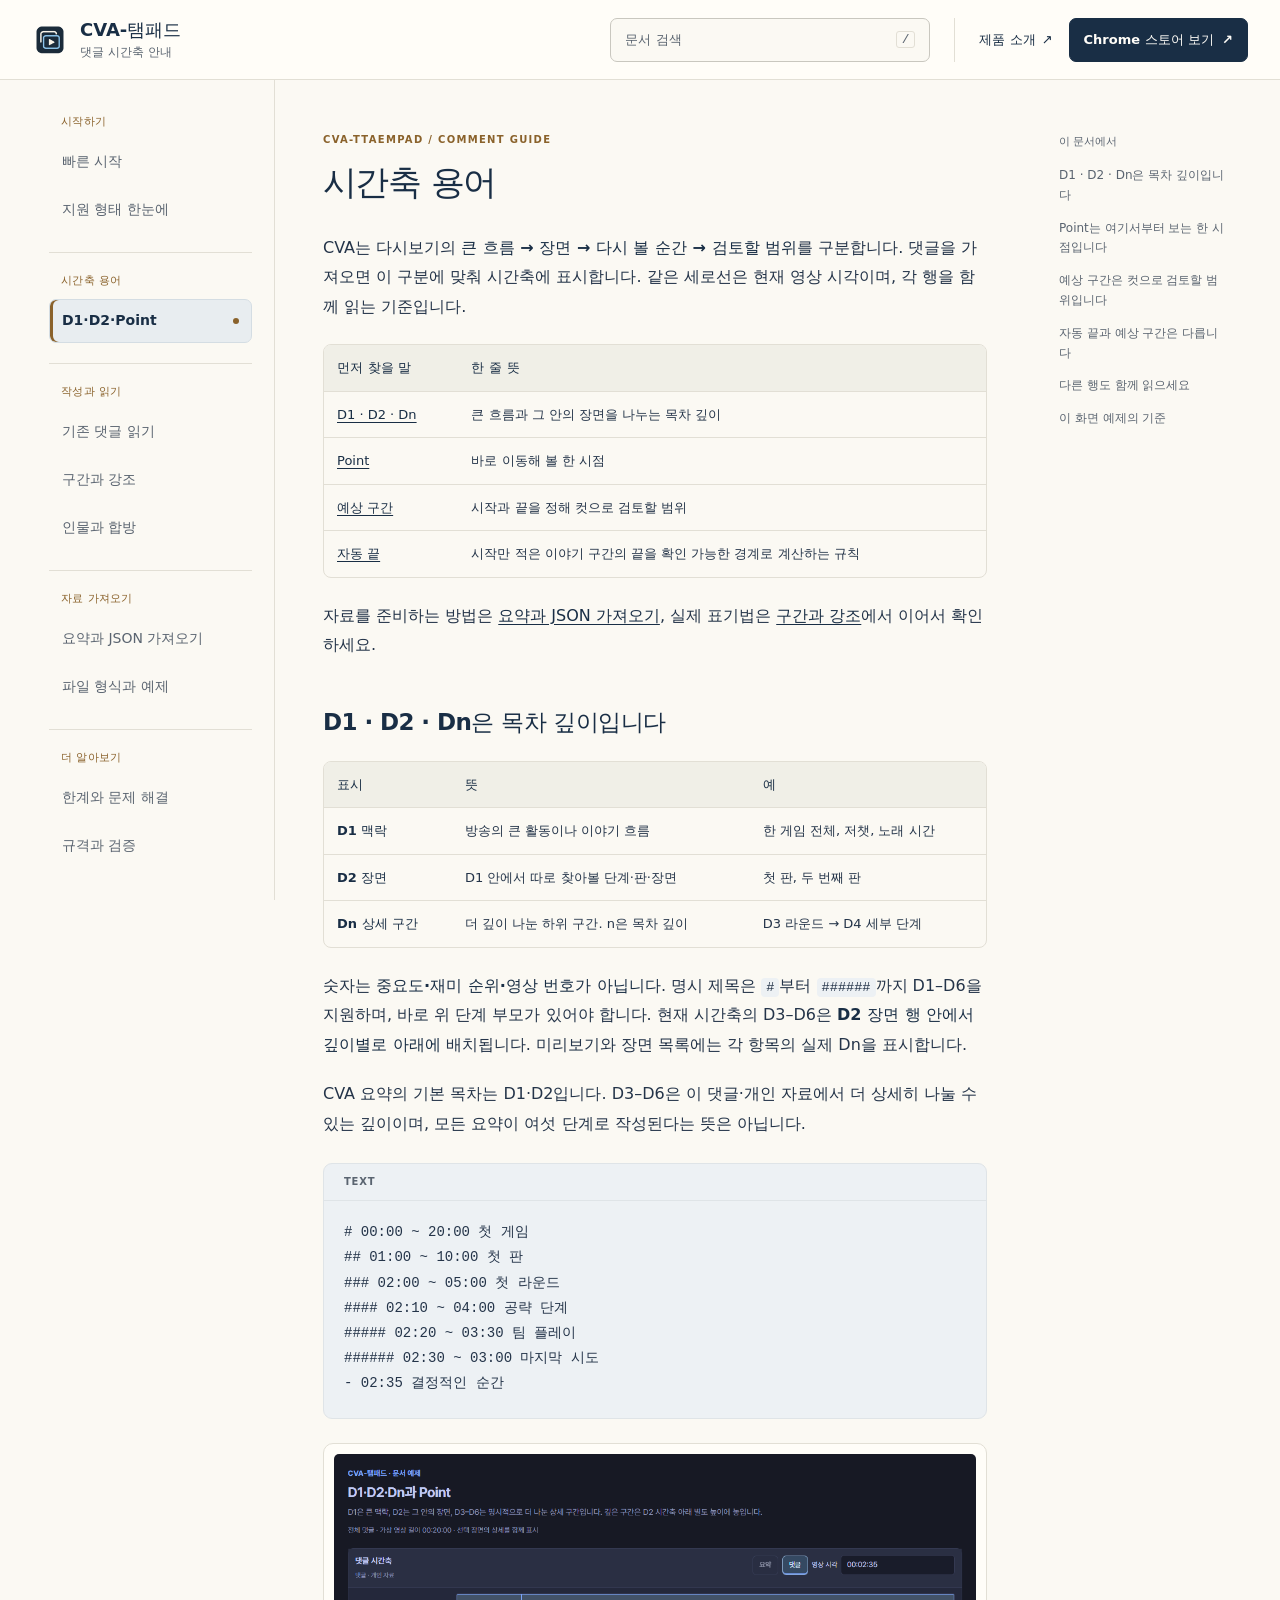
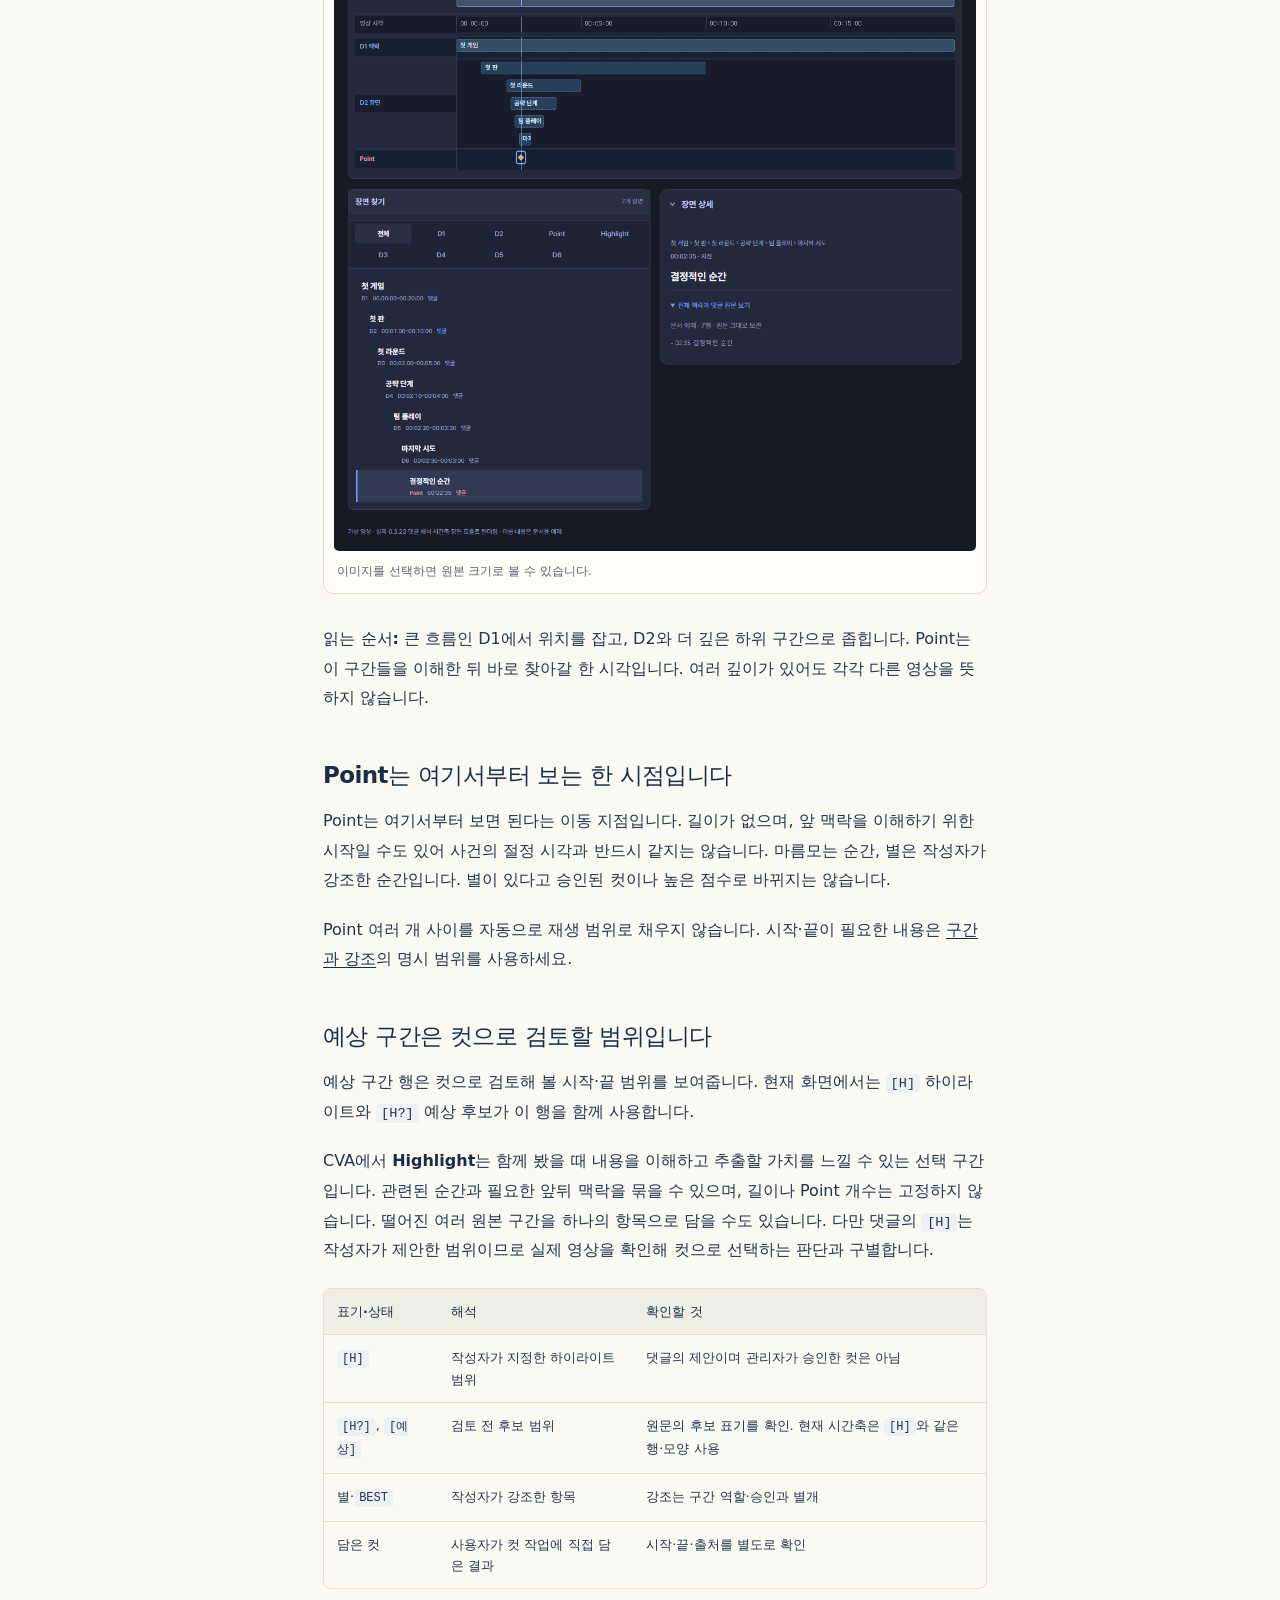
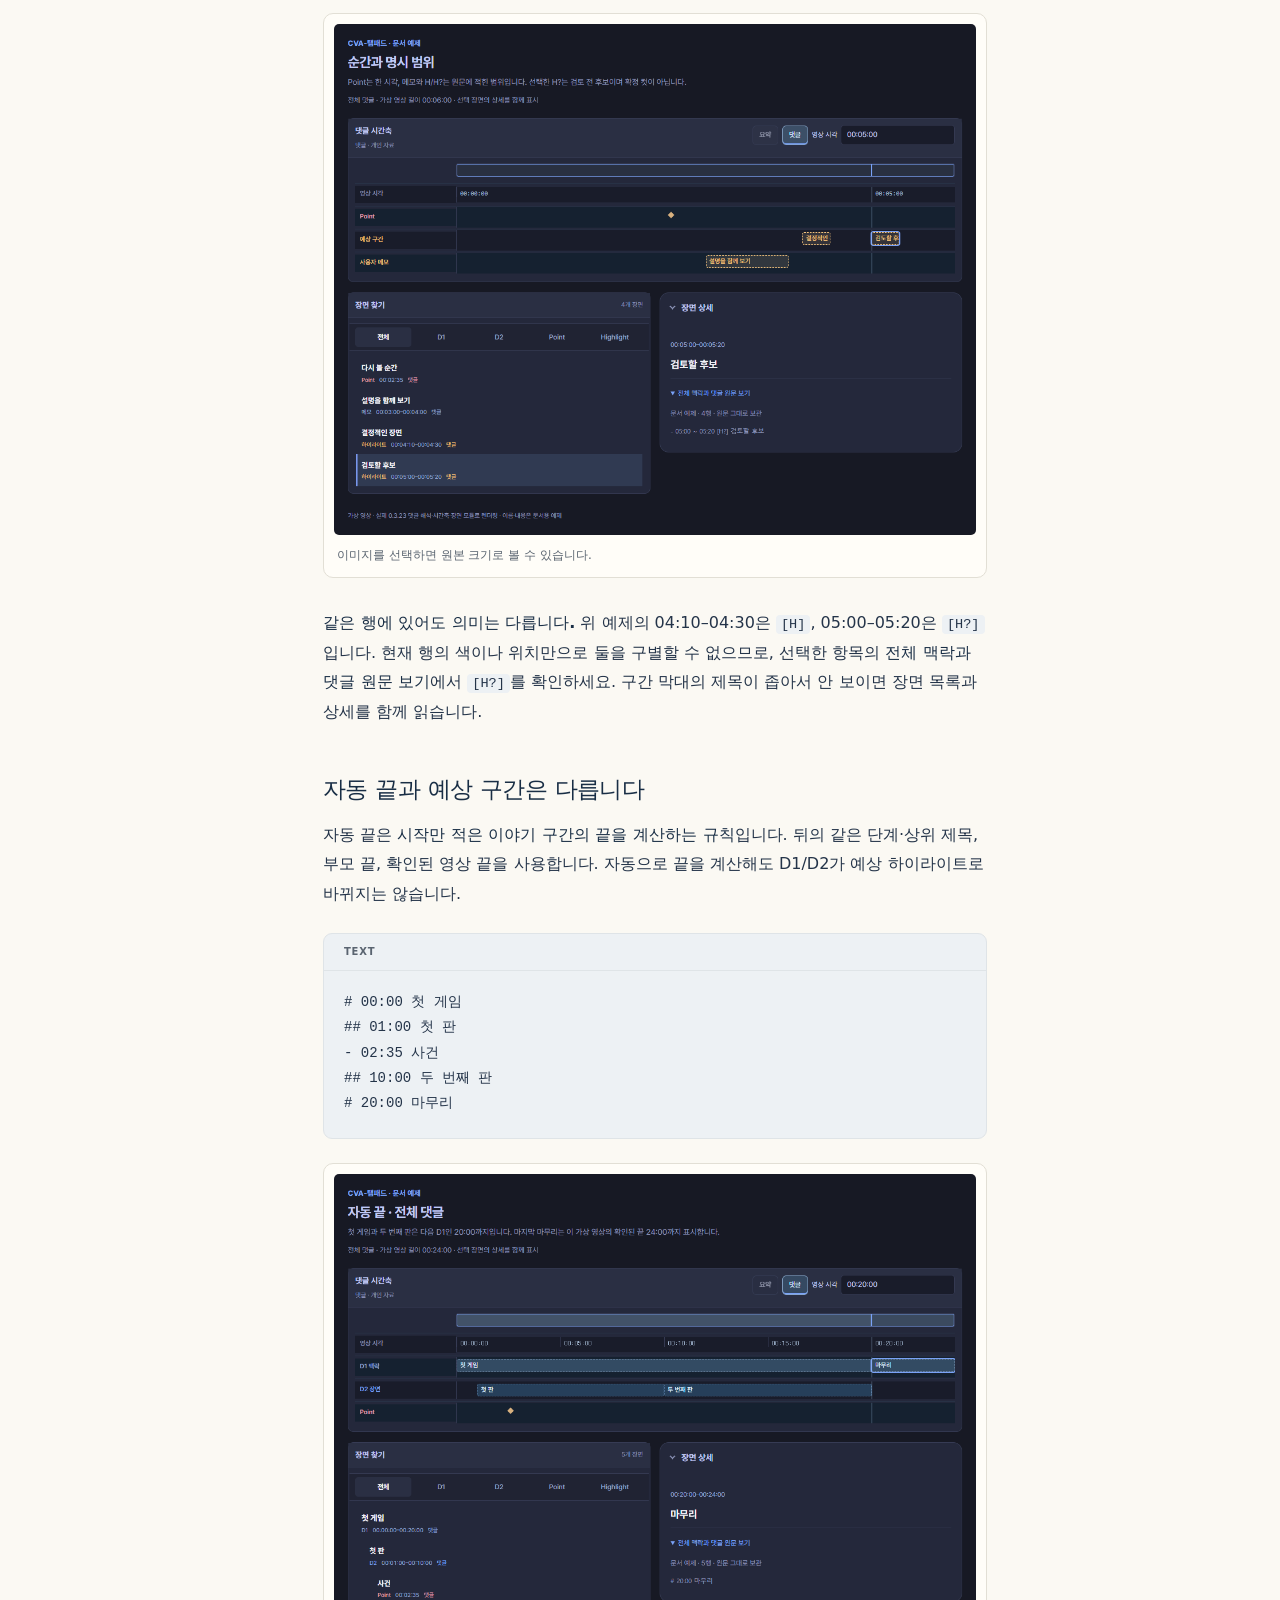
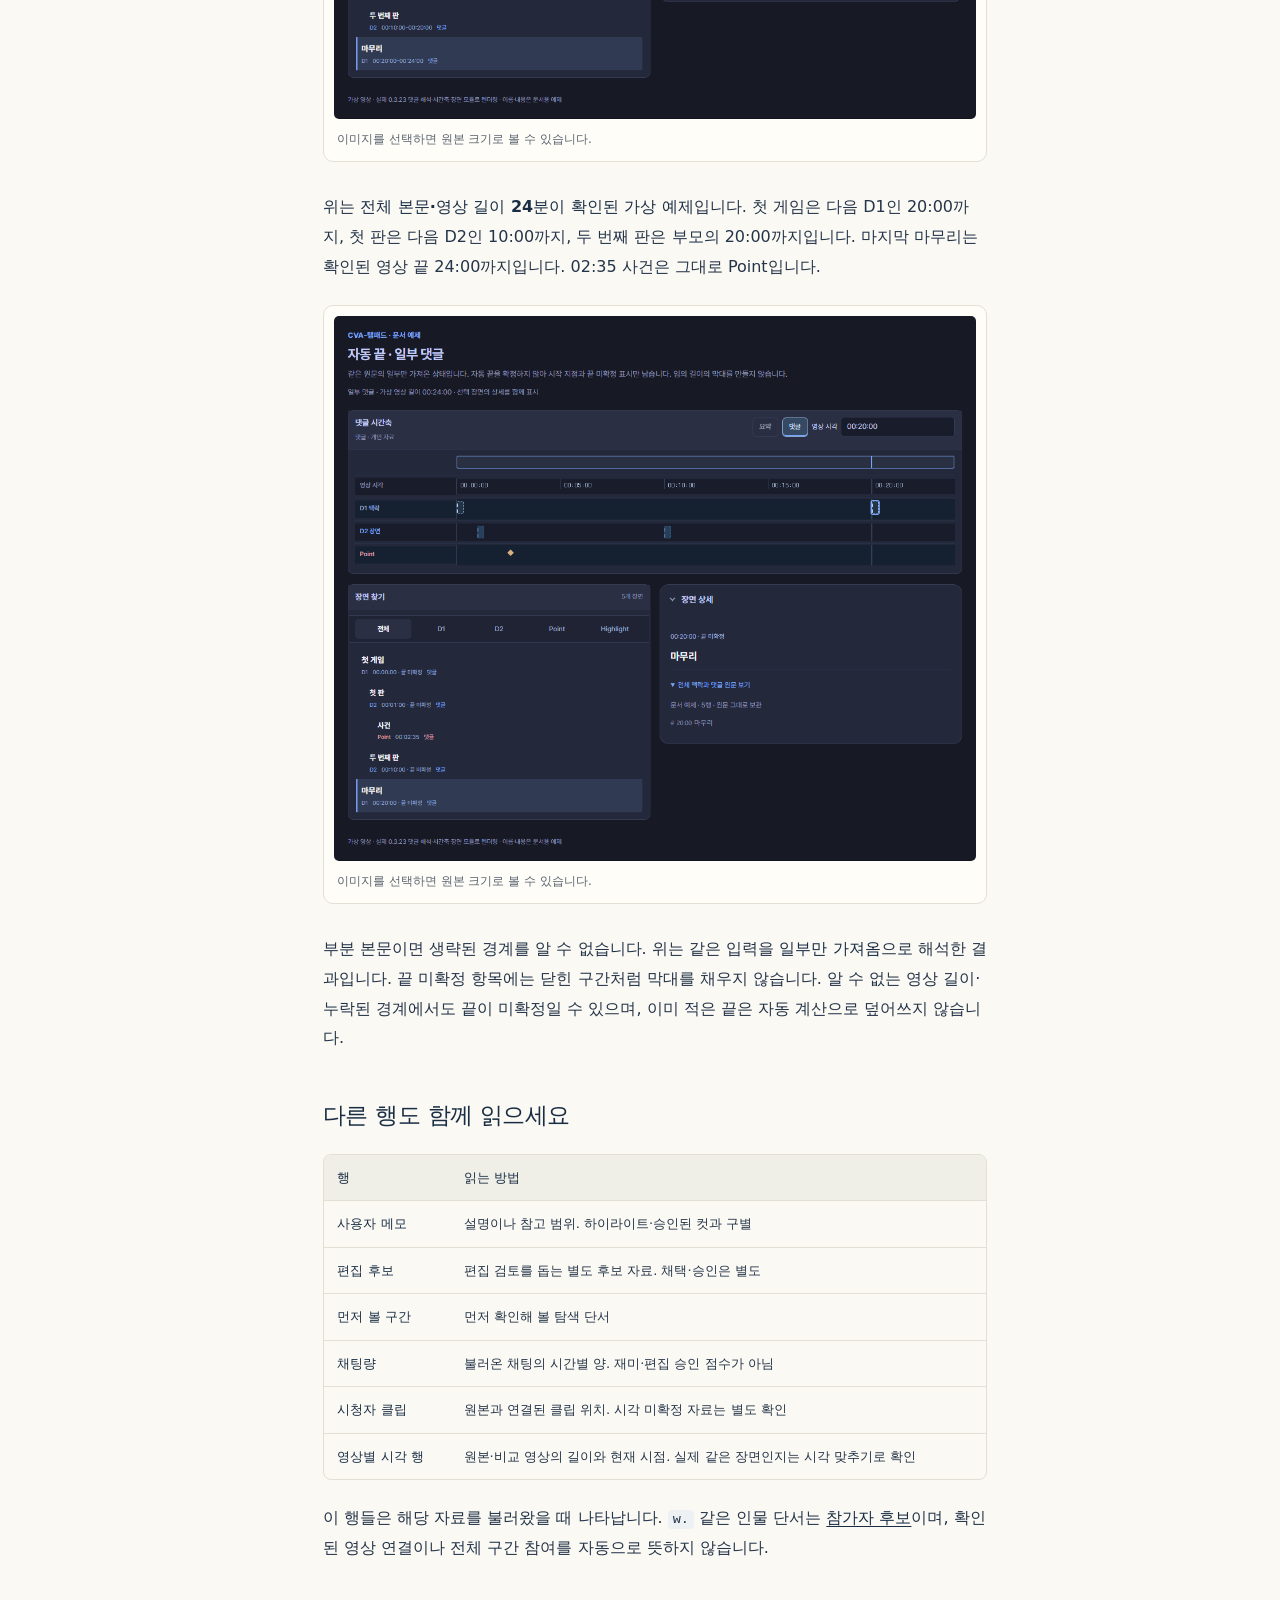
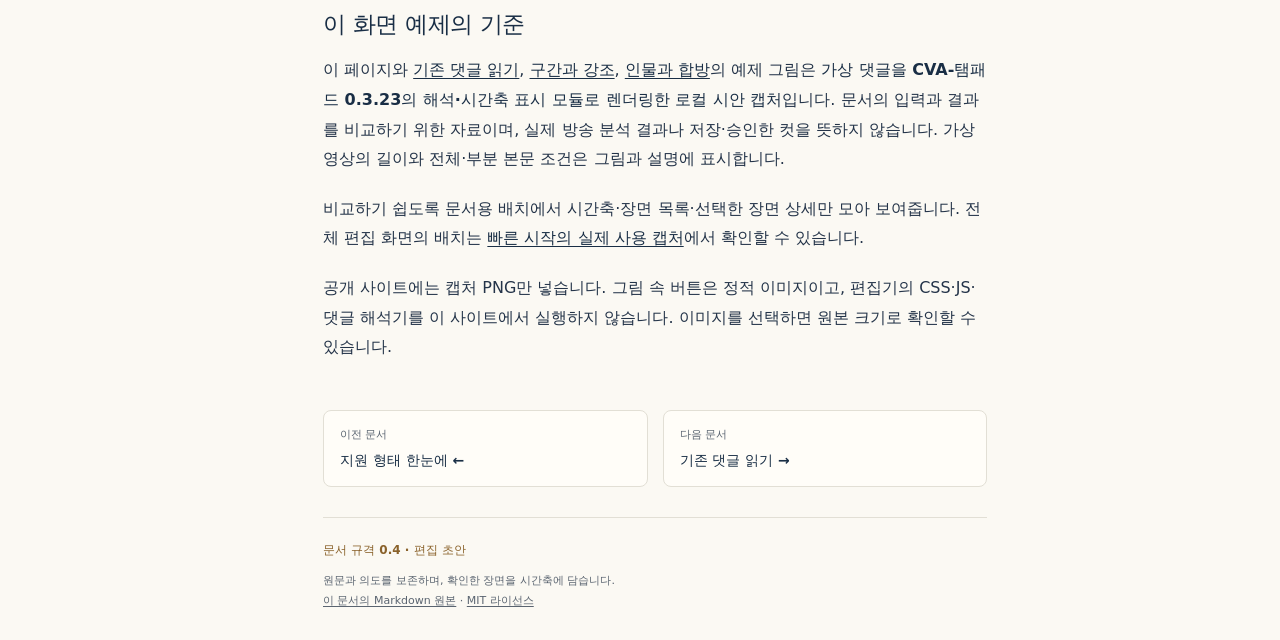
<file: docs/timeline.html>
<!doctype html>
<html lang="ko">
<head>
  <meta charset="utf-8"><meta name="viewport" content="width=device-width,initial-scale=1">
  <title>D1·D2·Point · CVA-탬패드 댓글 안내</title>
  <meta name="description" content="CVA-탬패드가 읽는 댓글 시각과 목차, 구간, 인물, 파일 형식을 예제로 설명합니다.">
  <meta name="color-scheme" content="light">
  <link rel="icon" href="assets/app-icon.png" type="image/png">
  <link rel="stylesheet" href="assets/site.css">
  <script src="assets/search-index.js" defer></script><script src="assets/site.js" defer></script>
</head>
<body>
  <a class="skip-link" href="#main">본문으로 건너뛰기</a>
  <header class="site-header">
    <a class="brand" href="index.html"><img src="assets/app-icon.png" alt="" width="36" height="36"><span>CVA-탬패드<small>댓글 시간축 안내</small></span></a>
    <button class="search-open" type="button" hidden><span>문서 검색</span><kbd aria-hidden="true">/</kbd></button>
    <nav class="header-actions" aria-label="제품 링크"><a class="product-link" href="https://ttaem.com/brand/ttaempad">제품 소개 <span aria-hidden="true">↗</span></a><a class="store-cta" href="https://chromewebstore.google.com/detail/ajokeikoipagcdnpdkkbamidkjgeghon/preview?hl=ko&amp;authuser=0">Chrome 스토어 보기 <span aria-hidden="true">↗</span></a></nav>
  </header>
  <div class="site-layout">
    <aside class="sidebar"><details class="nav-drawer" open><summary>문서 목차</summary><nav aria-label="문서"><div class="nav-section" role="group" aria-labelledby="nav-시작하기"><p id="nav-시작하기" class="nav-group">시작하기</p>
<a href="index.html">빠른 시작</a>
<a href="formats.html">지원 형태 한눈에</a>
</div>
<div class="nav-section" role="group" aria-labelledby="nav-시간축-용어"><p id="nav-시간축-용어" class="nav-group">시간축 용어</p>
<a href="timeline.html" aria-current="page">D1·D2·Point</a>
</div>
<div class="nav-section" role="group" aria-labelledby="nav-작성과-읽기"><p id="nav-작성과-읽기" class="nav-group">작성과 읽기</p>
<a href="existing.html">기존 댓글 읽기</a>
<a href="ranges.html">구간과 강조</a>
<a href="people.html">인물과 합방</a>
</div>
<div class="nav-section" role="group" aria-labelledby="nav-자료-가져오기"><p id="nav-자료-가져오기" class="nav-group">자료 가져오기</p>
<a href="summary.html">요약과 JSON 가져오기</a>
<a href="files.html">파일 형식과 예제</a>
</div>
<div class="nav-section" role="group" aria-labelledby="nav-더-알아보기"><p id="nav-더-알아보기" class="nav-group">더 알아보기</p>
<a href="limits.html">한계와 문제 해결</a>
<a href="reference.html">규격과 검증</a>
</div></nav><div class="sidebar-foot"><span>지원 기준 0.3.23 후보</span><a href="https://github.com/ttaem00/cva-ttaempad-timeline-spec">공개 문서 저장소 ↗</a></div></details></aside>
    <main id="main" tabindex="-1"><p class="eyebrow">CVA-TTAEMPAD / COMMENT GUIDE</p><article><h1 id="시간축-용어">시간축 용어</h1>
<p>CVA는 다시보기의 <strong>큰 흐름 → 장면 → 다시 볼 순간 → 검토할 범위</strong>를 구분합니다. 댓글을 가져오면 이 구분에 맞춰 시간축에 표시합니다. 같은 세로선은 현재 영상 시각이며, 각 행을 함께 읽는 기준입니다.</p>
<div class="table-scroll" tabindex="0" role="region" aria-label="가로로 이동할 수 있는 표"><table><thead><tr><th scope="col">먼저 찾을 말</th><th scope="col">한 줄 뜻</th></tr></thead><tbody><tr><td><a href="#d1-d2-dn은-목차-깊이입니다">D1 · D2 · Dn</a></td><td>큰 흐름과 그 안의 장면을 나누는 목차 깊이</td></tr><tr><td><a href="#point는-여기서부터-보는-한-시점입니다">Point</a></td><td>바로 이동해 볼 한 시점</td></tr><tr><td><a href="#예상-구간은-컷으로-검토할-범위입니다">예상 구간</a></td><td>시작과 끝을 정해 컷으로 검토할 범위</td></tr><tr><td><a href="#자동-끝과-예상-구간은-다릅니다">자동 끝</a></td><td>시작만 적은 이야기 구간의 끝을 확인 가능한 경계로 계산하는 규칙</td></tr></tbody></table></div>
<p>자료를 준비하는 방법은 <a href="summary.html">요약과 JSON 가져오기</a>, 실제 표기법은 <a href="ranges.html">구간과 강조</a>에서 이어서 확인하세요.</p>
<h2 id="d1-d2-dn은-목차-깊이입니다">D1 · D2 · Dn은 목차 깊이입니다</h2>
<div class="table-scroll" tabindex="0" role="region" aria-label="가로로 이동할 수 있는 표"><table><thead><tr><th scope="col">표시</th><th scope="col">뜻</th><th scope="col">예</th></tr></thead><tbody><tr><td><strong>D1 맥락</strong></td><td>방송의 큰 활동이나 이야기 흐름</td><td>한 게임 전체, 저챗, 노래 시간</td></tr><tr><td><strong>D2 장면</strong></td><td>D1 안에서 따로 찾아볼 단계·판·장면</td><td>첫 판, 두 번째 판</td></tr><tr><td><strong>Dn 상세 구간</strong></td><td>더 깊이 나눈 하위 구간. n은 목차 깊이</td><td>D3 라운드 → D4 세부 단계</td></tr></tbody></table></div>
<p>숫자는 <strong>중요도·재미 순위·영상 번호가 아닙니다</strong>. 명시 제목은 <code>#</code>부터 <code>######</code>까지 D1–D6을 지원하며, 바로 위 단계 부모가 있어야 합니다. 현재 시간축의 D3–D6은 <strong>D2 장면 행 안에서 깊이별로 아래에</strong> 배치됩니다. 미리보기와 장면 목록에는 각 항목의 실제 Dn을 표시합니다.</p>
<p>CVA 요약의 기본 목차는 D1·D2입니다. D3–D6은 이 댓글·개인 자료에서 더 상세히 나눌 수 있는 깊이이며, 모든 요약이 여섯 단계로 작성된다는 뜻은 아닙니다.</p>
<div class="code-example"><span class="code-label">TEXT</span><pre><code># 00:00 ~ 20:00 첫 게임
## 01:00 ~ 10:00 첫 판
### 02:00 ~ 05:00 첫 라운드
#### 02:10 ~ 04:00 공략 단계
##### 02:20 ~ 03:30 팀 플레이
###### 02:30 ~ 03:00 마지막 시도
- 02:35 결정적인 순간</code></pre></div>
<figure class="screen-figure"><a href="assets/examples/glossary-depth.png" aria-label="D1 첫 게임 막대와 D2 행 안의 D2부터 D6까지 단계별 막대, 02:35 Point가 같은 시간축에 표시된 예제 — 원본 이미지 보기"><img src="assets/examples/glossary-depth.png" alt="D1 첫 게임 막대와 D2 행 안의 D2부터 D6까지 단계별 막대, 02:35 Point가 같은 시간축에 표시된 예제" width="1120" height="1215" loading="lazy" decoding="async"></a><figcaption>이미지를 선택하면 원본 크기로 볼 수 있습니다.</figcaption></figure>
<p><strong>읽는 순서:</strong> 큰 흐름인 D1에서 위치를 잡고, D2와 더 깊은 하위 구간으로 좁힙니다. Point는 이 구간들을 이해한 뒤 바로 찾아갈 한 시각입니다. 여러 깊이가 있어도 각각 다른 영상을 뜻하지 않습니다.</p>
<h2 id="point는-여기서부터-보는-한-시점입니다">Point는 여기서부터 보는 한 시점입니다</h2>
<p>Point는 <strong>여기서부터 보면 된다</strong>는 이동 지점입니다. 길이가 없으며, 앞 맥락을 이해하기 위한 시작일 수도 있어 사건의 절정 시각과 반드시 같지는 않습니다. 마름모는 순간, 별은 작성자가 강조한 순간입니다. 별이 있다고 승인된 컷이나 높은 점수로 바뀌지는 않습니다.</p>
<p>Point 여러 개 사이를 자동으로 재생 범위로 채우지 않습니다. 시작·끝이 필요한 내용은 <a href="ranges.html#순간과-명시-범위">구간과 강조</a>의 명시 범위를 사용하세요.</p>
<h2 id="예상-구간은-컷으로-검토할-범위입니다">예상 구간은 컷으로 검토할 범위입니다</h2>
<p><strong>예상 구간</strong> 행은 컷으로 검토해 볼 시작·끝 범위를 보여줍니다. 현재 화면에서는 <code>[H]</code> 하이라이트와 <code>[H?]</code> 예상 후보가 이 행을 함께 사용합니다.</p>
<p>CVA에서 <strong>Highlight</strong>는 함께 봤을 때 내용을 이해하고 추출할 가치를 느낄 수 있는 선택 구간입니다. 관련된 순간과 필요한 앞뒤 맥락을 묶을 수 있으며, 길이나 Point 개수는 고정하지 않습니다. 떨어진 여러 원본 구간을 하나의 항목으로 담을 수도 있습니다. 다만 댓글의 <code>[H]</code>는 작성자가 제안한 범위이므로 실제 영상을 확인해 컷으로 선택하는 판단과 구별합니다.</p>
<div class="table-scroll" tabindex="0" role="region" aria-label="가로로 이동할 수 있는 표"><table><thead><tr><th scope="col">표기·상태</th><th scope="col">해석</th><th scope="col">확인할 것</th></tr></thead><tbody><tr><td><code>[H]</code></td><td>작성자가 지정한 하이라이트 범위</td><td>댓글의 제안이며 관리자가 승인한 컷은 아님</td></tr><tr><td><code>[H?]</code>, <code>[예상]</code></td><td>검토 전 후보 범위</td><td><strong>원문의 후보 표기</strong>를 확인. 현재 시간축은 <code>[H]</code>와 같은 행·모양 사용</td></tr><tr><td>별·<code>BEST</code></td><td>작성자가 강조한 항목</td><td>강조는 구간 역할·승인과 별개</td></tr><tr><td>담은 컷</td><td>사용자가 컷 작업에 직접 담은 결과</td><td>시작·끝·출처를 별도로 확인</td></tr></tbody></table></div>
<figure class="screen-figure"><a href="assets/examples/ranges-1.png" aria-label="Point와 메모 범위, H 하이라이트와 H? 검토 전 후보가 구분되는 댓글 시간축 예제 — 원본 이미지 보기"><img src="assets/examples/ranges-1.png" alt="Point와 메모 범위, H 하이라이트와 H? 검토 전 후보가 구분되는 댓글 시간축 예제" width="1120" height="891" loading="lazy" decoding="async"></a><figcaption>이미지를 선택하면 원본 크기로 볼 수 있습니다.</figcaption></figure>
<p><strong>같은 행에 있어도 의미는 다릅니다.</strong> 위 예제의 04:10–04:30은 <code>[H]</code>, 05:00–05:20은 <code>[H?]</code>입니다. 현재 행의 색이나 위치만으로 둘을 구별할 수 없으므로, 선택한 항목의 <strong>전체 맥락과 댓글 원문 보기</strong>에서 <code>[H?]</code>를 확인하세요. 구간 막대의 제목이 좁아서 안 보이면 장면 목록과 상세를 함께 읽습니다.</p>
<h2 id="자동-끝과-예상-구간은-다릅니다">자동 끝과 예상 구간은 다릅니다</h2>
<p>자동 끝은 <strong>시작만 적은 이야기 구간의 끝을 계산하는 규칙</strong>입니다. 뒤의 같은 단계·상위 제목, 부모 끝, 확인된 영상 끝을 사용합니다. 자동으로 끝을 계산해도 D1/D2가 예상 하이라이트로 바뀌지는 않습니다.</p>
<div class="code-example"><span class="code-label">TEXT</span><pre><code># 00:00 첫 게임
## 01:00 첫 판
- 02:35 사건
## 10:00 두 번째 판
# 20:00 마무리</code></pre></div>
<figure class="screen-figure"><a href="assets/examples/auto-end-complete.png" aria-label="전체 본문과 길이가 확인된 24분 가상 영상에서 제목의 자동 끝이 구간 막대로 표시되는 예제 — 원본 이미지 보기"><img src="assets/examples/auto-end-complete.png" alt="전체 본문과 길이가 확인된 24분 가상 영상에서 제목의 자동 끝이 구간 막대로 표시되는 예제" width="1120" height="951" loading="lazy" decoding="async"></a><figcaption>이미지를 선택하면 원본 크기로 볼 수 있습니다.</figcaption></figure>
<p>위는 <strong>전체 본문·영상 길이 24분이 확인된 가상 예제</strong>입니다. 첫 게임은 다음 D1인 20:00까지, 첫 판은 다음 D2인 10:00까지, 두 번째 판은 부모의 20:00까지입니다. 마지막 마무리는 확인된 영상 끝 24:00까지입니다. 02:35 사건은 그대로 Point입니다.</p>
<figure class="screen-figure"><a href="assets/examples/auto-end-partial.png" aria-label="같은 댓글을 부분 본문으로 가져왔을 때 구간 끝을 채우지 않고 끝 미확정 안내를 남기는 예제 — 원본 이미지 보기"><img src="assets/examples/auto-end-partial.png" alt="같은 댓글을 부분 본문으로 가져왔을 때 구간 끝을 채우지 않고 끝 미확정 안내를 남기는 예제" width="1120" height="951" loading="lazy" decoding="async"></a><figcaption>이미지를 선택하면 원본 크기로 볼 수 있습니다.</figcaption></figure>
<p>부분 본문이면 생략된 경계를 알 수 없습니다. 위는 같은 입력을 <strong>일부만 가져옴</strong>으로 해석한 결과입니다. 끝 미확정 항목에는 닫힌 구간처럼 막대를 채우지 않습니다. 알 수 없는 영상 길이·누락된 경계에서도 끝이 미확정일 수 있으며, 이미 적은 끝은 자동 계산으로 덮어쓰지 않습니다.</p>
<h2 id="다른-행도-함께-읽으세요">다른 행도 함께 읽으세요</h2>
<div class="table-scroll" tabindex="0" role="region" aria-label="가로로 이동할 수 있는 표"><table><thead><tr><th scope="col">행</th><th scope="col">읽는 방법</th></tr></thead><tbody><tr><td><strong>사용자 메모</strong></td><td>설명이나 참고 범위. 하이라이트·승인된 컷과 구별</td></tr><tr><td><strong>편집 후보</strong></td><td>편집 검토를 돕는 별도 후보 자료. 채택·승인은 별도</td></tr><tr><td><strong>먼저 볼 구간</strong></td><td>먼저 확인해 볼 탐색 단서</td></tr><tr><td><strong>채팅량</strong></td><td>불러온 채팅의 시간별 양. 재미·편집 승인 점수가 아님</td></tr><tr><td><strong>시청자 클립</strong></td><td>원본과 연결된 클립 위치. 시각 미확정 자료는 별도 확인</td></tr><tr><td><strong>영상별 시각 행</strong></td><td>원본·비교 영상의 길이와 현재 시점. 실제 같은 장면인지는 시각 맞추기로 확인</td></tr></tbody></table></div>
<p>이 행들은 해당 자료를 불러왔을 때 나타납니다. <code>w.</code> 같은 인물 단서는 <a href="people.html#관련-인물-단서">참가자 후보</a>이며, 확인된 영상 연결이나 전체 구간 참여를 자동으로 뜻하지 않습니다.</p>
<h2 id="이-화면-예제의-기준">이 화면 예제의 기준</h2>
<p>이 페이지와 <a href="existing.html">기존 댓글 읽기</a>, <a href="ranges.html">구간과 강조</a>, <a href="people.html">인물과 합방</a>의 예제 그림은 <strong>가상 댓글을 CVA-탬패드 0.3.23의 해석·시간축 표시 모듈로 렌더링한 로컬 시안 캡처</strong>입니다. 문서의 입력과 결과를 비교하기 위한 자료이며, 실제 방송 분석 결과나 저장·승인한 컷을 뜻하지 않습니다. 가상 영상의 길이와 전체·부분 본문 조건은 그림과 설명에 표시합니다.</p>
<p>비교하기 쉽도록 문서용 배치에서 시간축·장면 목록·선택한 장면 상세만 모아 보여줍니다. 전체 편집 화면의 배치는 <a href="index.html#시간축에서는-이렇게-보입니다">빠른 시작의 실제 사용 캡처</a>에서 확인할 수 있습니다.</p>
<p>공개 사이트에는 캡처 PNG만 넣습니다. 그림 속 버튼은 정적 이미지이고, 편집기의 CSS·JS·댓글 해석기를 이 사이트에서 실행하지 않습니다. 이미지를 선택하면 원본 크기로 확인할 수 있습니다.</p></article><nav class="page-turn" aria-label="이전 다음 문서"><a href="formats.html"><small>이전 문서</small><span>지원 형태 한눈에 ←</span></a><a href="existing.html"><small>다음 문서</small><span>기존 댓글 읽기 →</span></a></nav><footer><p class="doc-meta">문서 규격 0.4 · 편집 초안</p>원문과 의도를 보존하며, 확인한 장면을 시간축에 담습니다.<br><a href="source/timeline.md">이 문서의 Markdown 원본</a> · <a href="https://github.com/ttaem00/cva-ttaempad-timeline-spec/blob/main/LICENSE">MIT 라이선스</a></footer></main>
    <aside class="toc"><nav aria-label="현재 문서 목차"><p>이 문서에서</p><a class="toc-depth-2" href="#d1-d2-dn은-목차-깊이입니다">D1 · D2 · Dn은 목차 깊이입니다</a><a class="toc-depth-2" href="#point는-여기서부터-보는-한-시점입니다">Point는 여기서부터 보는 한 시점입니다</a><a class="toc-depth-2" href="#예상-구간은-컷으로-검토할-범위입니다">예상 구간은 컷으로 검토할 범위입니다</a><a class="toc-depth-2" href="#자동-끝과-예상-구간은-다릅니다">자동 끝과 예상 구간은 다릅니다</a><a class="toc-depth-2" href="#다른-행도-함께-읽으세요">다른 행도 함께 읽으세요</a><a class="toc-depth-2" href="#이-화면-예제의-기준">이 화면 예제의 기준</a></nav></aside>
  </div>
  <dialog id="search-dialog" aria-labelledby="search-title"><form method="dialog" class="search-head"><h2 id="search-title">문서 검색</h2><button aria-label="검색 닫기">닫기</button></form><label for="search-input">찾을 내용</label><input id="search-input" type="search" placeholder="예: 들여쓰기, 괄호, 합방" autocomplete="off"><p id="search-status" role="status">단어를 입력하면 문서를 찾습니다.</p><div id="search-results"></div></dialog>
  <noscript><p class="no-script">본문과 목차는 그대로 읽을 수 있습니다. 검색은 브라우저의 페이지 찾기(Ctrl+F)를 사용하세요.</p></noscript>
</body></html>
</file>
<file: docs/assets/site.css>
:root{--paper:#fbf9f3;--surface:#fffdf8;--navy:#192e45;--text:#243449;--muted:#5a6470;--brass:#8a622b;--line:#e2dfd5;--code:#edf1f4;--selected:#e8edf0;--focus:#285c91;font-family:system-ui,-apple-system,"Segoe UI","Malgun Gothic",sans-serif;color:var(--text);background:var(--paper);font-synthesis:none}
*{box-sizing:border-box}
body{margin:0}
a{color:var(--navy);text-underline-offset:.2em}
a:hover{color:#75551f}
button,input,summary{font:inherit}
button,summary{cursor:pointer}
button{color:var(--navy);background:var(--surface);border:1px solid #c9c7bf;border-radius:7px;padding:.55rem .8rem}
a:focus-visible,button:focus-visible,input:focus-visible,summary:focus-visible,.table-scroll:focus-visible{outline:3px solid var(--focus);outline-offset:4px}
main:focus{outline:none}
.skip-link{position:fixed;z-index:10;left:12px;top:10px;padding:10px 16px;background:var(--navy);color:white;transform:translateY(-160%)}
.skip-link:focus{transform:translateY(0)}
.site-header{height:80px;border-bottom:1px solid var(--line);display:grid;grid-template-columns:minmax(160px,1fr) minmax(140px,1fr) auto;align-items:center;padding:0 32px;gap:24px;background:var(--surface);position:sticky;top:0;z-index:3}
.brand{display:flex;align-items:center;gap:12px;text-decoration:none;font-size:18px;font-weight:750}
.brand small{display:block;font-size:12px;color:var(--muted);font-weight:500;margin-top:2px}
.header-actions{display:flex;align-items:center;gap:16px;font-size:13px;min-width:0;padding-left:24px;border-left:1px solid var(--line)}
.header-actions>a{text-decoration:none}
.product-link{display:inline-flex;align-items:center;gap:6px;min-height:44px;white-space:nowrap}
.store-cta{display:inline-flex;align-items:center;justify-content:center;gap:8px;min-height:44px;padding:10px 14px;border:1px solid var(--navy);border-radius:7px;background:var(--navy);color:var(--surface);font-weight:650;white-space:nowrap}
.store-cta:hover{background:#284461;border-color:#284461;color:var(--surface)}
.search-open{display:flex;align-items:center;justify-content:space-between;gap:16px;width:100%;max-width:320px;min-width:0;min-height:44px;justify-self:end;padding:10px 14px;text-align:left;background:var(--paper);color:var(--muted);font-size:13px}
.search-open kbd{border:1px solid var(--line);padding:0 5px;border-radius:3px}
.site-layout{display:grid;grid-template-columns:248px minmax(0,760px) 218px;max-width:1420px;margin:auto;justify-content:center}
.sidebar{border-right:1px solid var(--line);padding:34px 22px;position:sticky;top:80px;height:calc(100vh - 80px);overflow-y:auto}
.nav-drawer>summary{display:none}
.sidebar nav{display:grid;gap:20px}
.nav-section{display:grid;gap:4px;min-width:0}
.nav-section+.nav-section{padding-top:20px;border-top:1px solid var(--line)}
.nav-group{font-size:11px;color:var(--brass);font-weight:700;letter-spacing:.025em;margin:0 12px 7px}
.nav-section>a{display:flex;align-items:center;justify-content:space-between;gap:10px;min-height:44px;font-size:14px;text-decoration:none;padding:10px 12px;border:1px solid transparent;border-radius:7px;line-height:1.4;color:var(--muted)}
.nav-section>a:hover{background:#f0eee7;color:var(--navy)}
.nav-section>a[aria-current]{background:var(--selected);border-color:#d4dde3;font-weight:700;color:var(--navy);box-shadow:inset 3px 0 var(--brass)}
.nav-section>a[aria-current]::after{content:"";width:6px;height:6px;flex:0 0 6px;border-radius:50%;background:var(--brass)}
.sidebar-foot{margin:42px 12px 0;padding-top:18px;border-top:1px solid var(--line);display:grid;gap:10px;font-size:11px;color:var(--muted)}
.sidebar-foot a{font-size:12px}
main{padding:54px 48px 32px;min-width:0}
.eyebrow{font-size:10px;letter-spacing:.13em;color:var(--brass);font-weight:650;margin:0 0 14px}
article{font-size:16px;line-height:1.85;overflow-wrap:anywhere}
h1,h2,h3,h4,h5,h6{color:var(--navy);line-height:1.4;letter-spacing:-.025em;scroll-margin-top:108px}
h1{font-size:34px;margin:0 0 26px;letter-spacing:-.045em}
h2{font-size:23px;margin:46px 0 15px}
h3{font-size:19px;margin:32px 0 12px}
h4,h5,h6{font-size:17px;margin:25px 0 10px}
article p{margin:0 0 20px}
article strong{font-weight:700;color:var(--navy)}
.screen-figure{margin:24px 0 30px;padding:10px;border:1px solid var(--line);border-radius:10px;background:var(--surface)}
.screen-figure>a{display:block;border-radius:5px}
.screen-figure img{display:block;width:100%;height:auto;border-radius:5px}
.screen-figure figcaption{margin:11px 3px 2px;font-size:12px;line-height:1.6;color:var(--muted)}
article ul,article ol{padding-left:24px;margin:15px 0 25px}
article li{padding-left:4px;margin:8px 0}
article code{font-family:ui-monospace,"Cascadia Code",Consolas,monospace;background:var(--code);font-size:.85em;padding:2px 5px;border-radius:4px;word-break:normal}
article pre{margin:0;white-space:pre;overflow-x:auto;padding:19px 20px 22px;line-height:1.8;font-size:14px;tab-size:2}
article pre code{background:none;padding:0;font-size:inherit;border-radius:0}
.code-example{background:var(--code);border:1px solid #dfe4e7;border-radius:9px;margin:24px 0}
.code-label{display:block;font-size:10px;letter-spacing:.08em;font-weight:650;color:var(--muted);border-bottom:1px solid #dfe4e7;padding:9px 20px}
article table{width:100%;border-collapse:collapse;font-size:13px;line-height:1.65}
article th{text-align:left;color:var(--navy);background:#f0efe7;font-weight:700;white-space:nowrap}
article th,article td{padding:12px 13px;border-bottom:1px solid var(--line);vertical-align:top}
.table-scroll{overflow-x:auto;margin:23px 0;border:1px solid var(--line);border-radius:8px}
article table tr:last-child td{border-bottom:0}
article td code{font-size:12px}
blockquote{margin:22px 0;border-left:3px solid var(--brass);padding:10px 18px;background:#f3efe4}
.toc{padding:54px 24px;position:sticky;top:80px;height:calc(100vh - 80px);overflow-y:auto}
.toc nav{display:grid;gap:13px}
.toc p{font-size:11px;color:var(--muted);margin:0 0 4px}
.toc a{font-size:12px;line-height:1.65;color:var(--muted);text-decoration:none}
.toc a:hover{color:var(--navy);text-decoration:underline}
.page-turn{display:flex;gap:15px;margin:48px 0 30px}
.page-turn>a{flex:1;padding:16px;border:1px solid var(--line);border-radius:8px;text-decoration:none;background:var(--surface)}
.page-turn small{display:block;font-size:11px;color:var(--muted);margin-bottom:8px}
.page-turn span{font-size:14px;font-weight:600}
footer{font-size:11px;line-height:1.8;color:var(--muted);padding-top:22px;border-top:1px solid var(--line)}
footer a{color:var(--muted)}
.doc-meta{margin:0 0 10px;font-size:12px;font-weight:600;color:var(--brass)}
dialog{border:1px solid var(--line);border-radius:12px;padding:24px;width:min(640px,calc(100vw - 32px));max-height:80vh;color:var(--text);background:var(--surface)}
dialog::backdrop{background:rgb(16 31 46 / .45)}
.search-head{display:flex;align-items:center;justify-content:space-between;margin-bottom:20px}
.search-head h2{font-size:20px;margin:0}
dialog label{display:block;font-size:13px;font-weight:650;margin-bottom:8px}
dialog input{width:100%;padding:12px 14px;border:1px solid #a9b4bc;border-radius:6px;background:white;color:var(--text)}
#search-status{font-size:12px;color:var(--muted);line-height:1.6}
#search-results{display:grid;gap:7px}
#search-results a{display:block;padding:12px;border:1px solid var(--line);border-radius:6px;text-decoration:none;font-size:14px}
.no-script{padding:10px 24px;font-size:12px;background:#f0eadb}
[hidden]{display:none!important}
@media(max-width:1250px){
.site-layout{grid-template-columns:220px minmax(0,760px)}
.toc{display:none}
.sidebar{padding-left:17px;padding-right:17px}
.site-header{padding:0 24px}
}
@media(max-width:800px){
.site-header{height:auto;min-height:72px;padding:14px 20px;position:static;grid-template-columns:minmax(0,1fr) auto;gap:10px 16px}
.brand{font-size:16px;gap:8px}
.brand img{width:32px;height:32px}
.header-actions{grid-column:1/-1;gap:16px;justify-content:space-between;padding:10px 0 0;border-left:0;border-top:1px solid var(--line)}
.search-open{width:120px;padding:9px 10px;gap:10px}
.site-layout{display:block}
.sidebar{position:static;height:auto;border-right:0;border-bottom:1px solid var(--line);padding:0 20px;background:var(--surface)}
.nav-drawer>summary{display:list-item;padding:15px 0;font-size:14px;font-weight:650}
.nav-drawer nav{gap:16px;padding:6px 0 20px}
.nav-section{grid-template-columns:repeat(2,minmax(0,1fr))}
.nav-section+.nav-section{padding-top:16px}
.nav-group{grid-column:1/-1;margin:0 12px 3px}
.sidebar-foot{display:none}
main{padding:36px 24px}
h1{font-size:29px}
h2{font-size:21px;margin-top:36px}
article{font-size:15px}
article pre{font-size:12px;padding:14px}
.table-scroll{margin-left:0;margin-right:0}
article th,article td{padding:10px;min-width:96px}
h1,h2,h3{scroll-margin-top:24px}
.eyebrow{font-size:9px}
.page-turn{gap:10px}
.page-turn>a{padding:12px}
.page-turn span{font-size:13px}
}
@media(max-width:480px){
.site-header{padding-left:16px;padding-right:16px;column-gap:12px}
.search-open{width:104px}
.search-open kbd{display:none}
.store-cta{padding:10px 12px}
.screen-figure{padding:6px}
.screen-figure figcaption{font-size:11px}
}
@media print{
.site-header,.sidebar,.toc,.page-turn,dialog,.no-script{display:none}
.site-layout{display:block}
main{padding:0;max-width:none}
article{font-size:11pt}
a{color:inherit}
pre{white-space:pre-wrap!important}
h2{break-after:avoid}
.code-example,table{break-inside:avoid}
footer{margin-top:24px}
}
</file>
